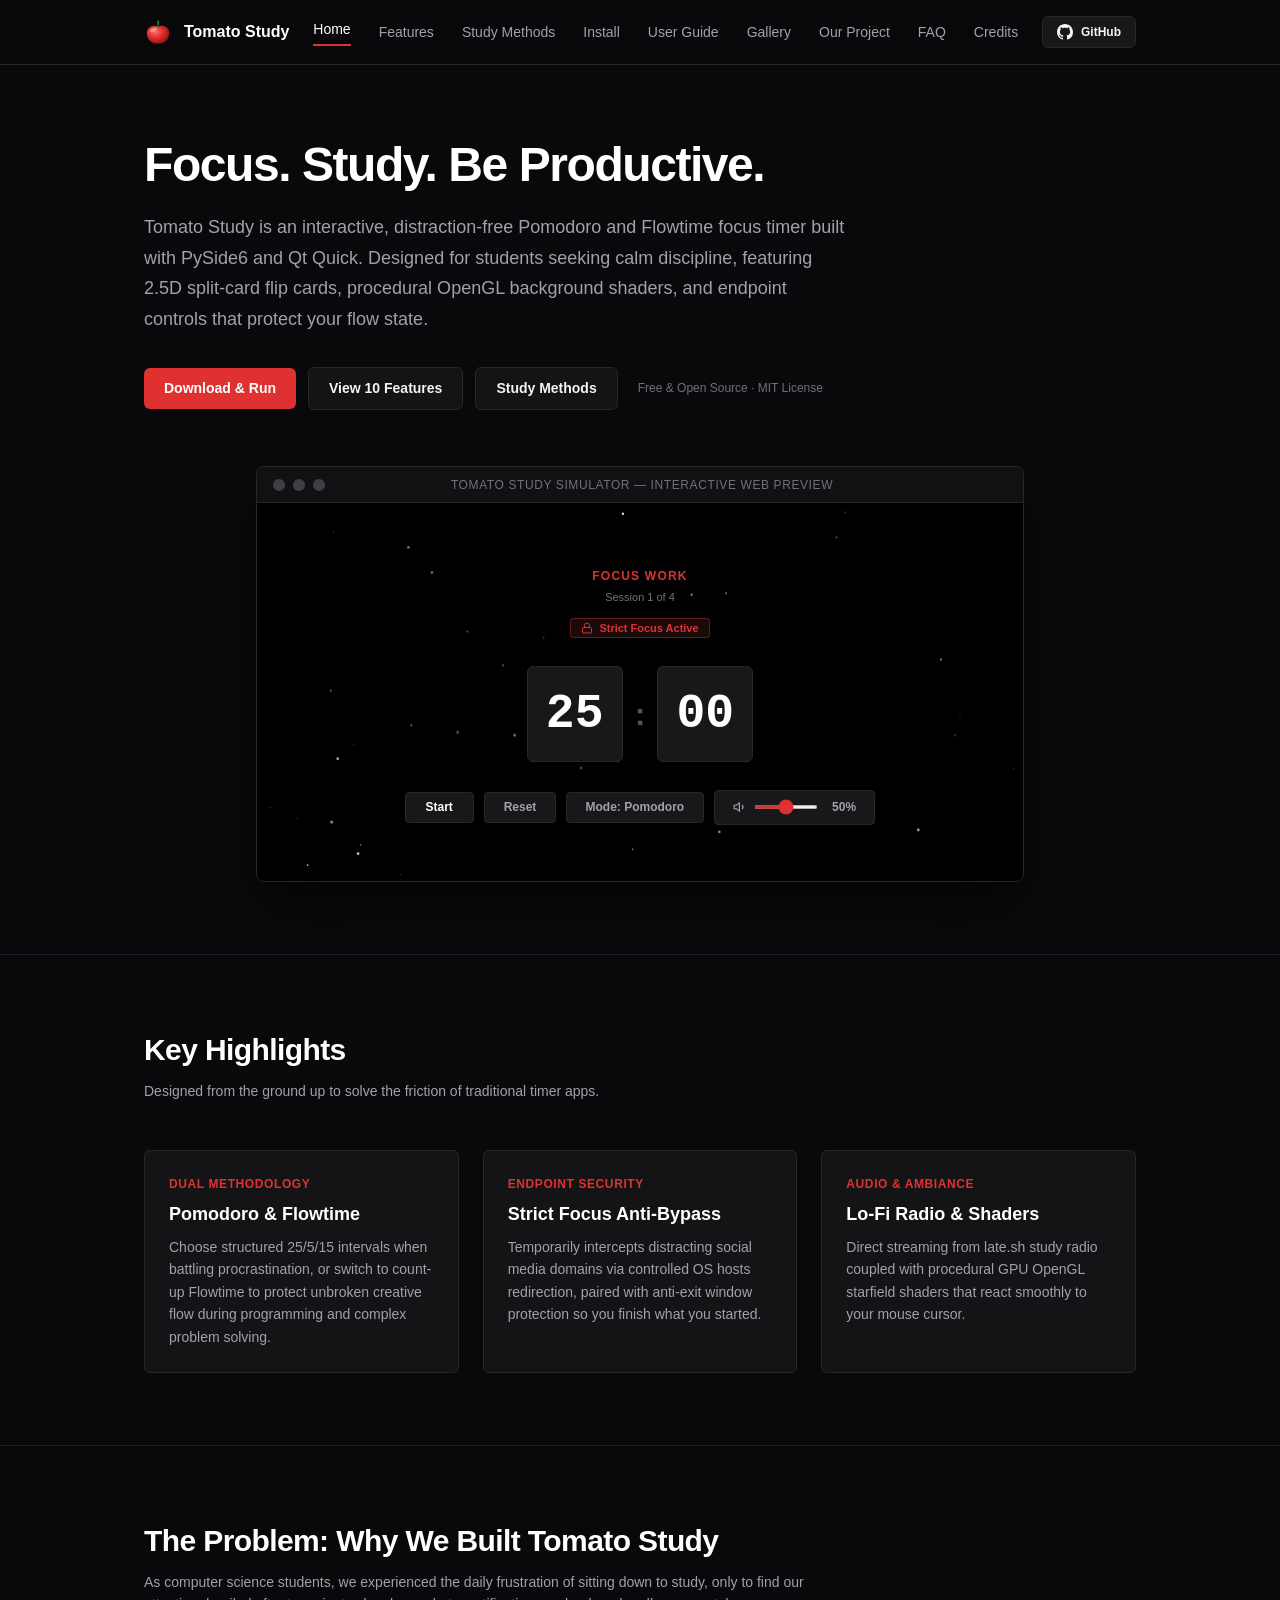
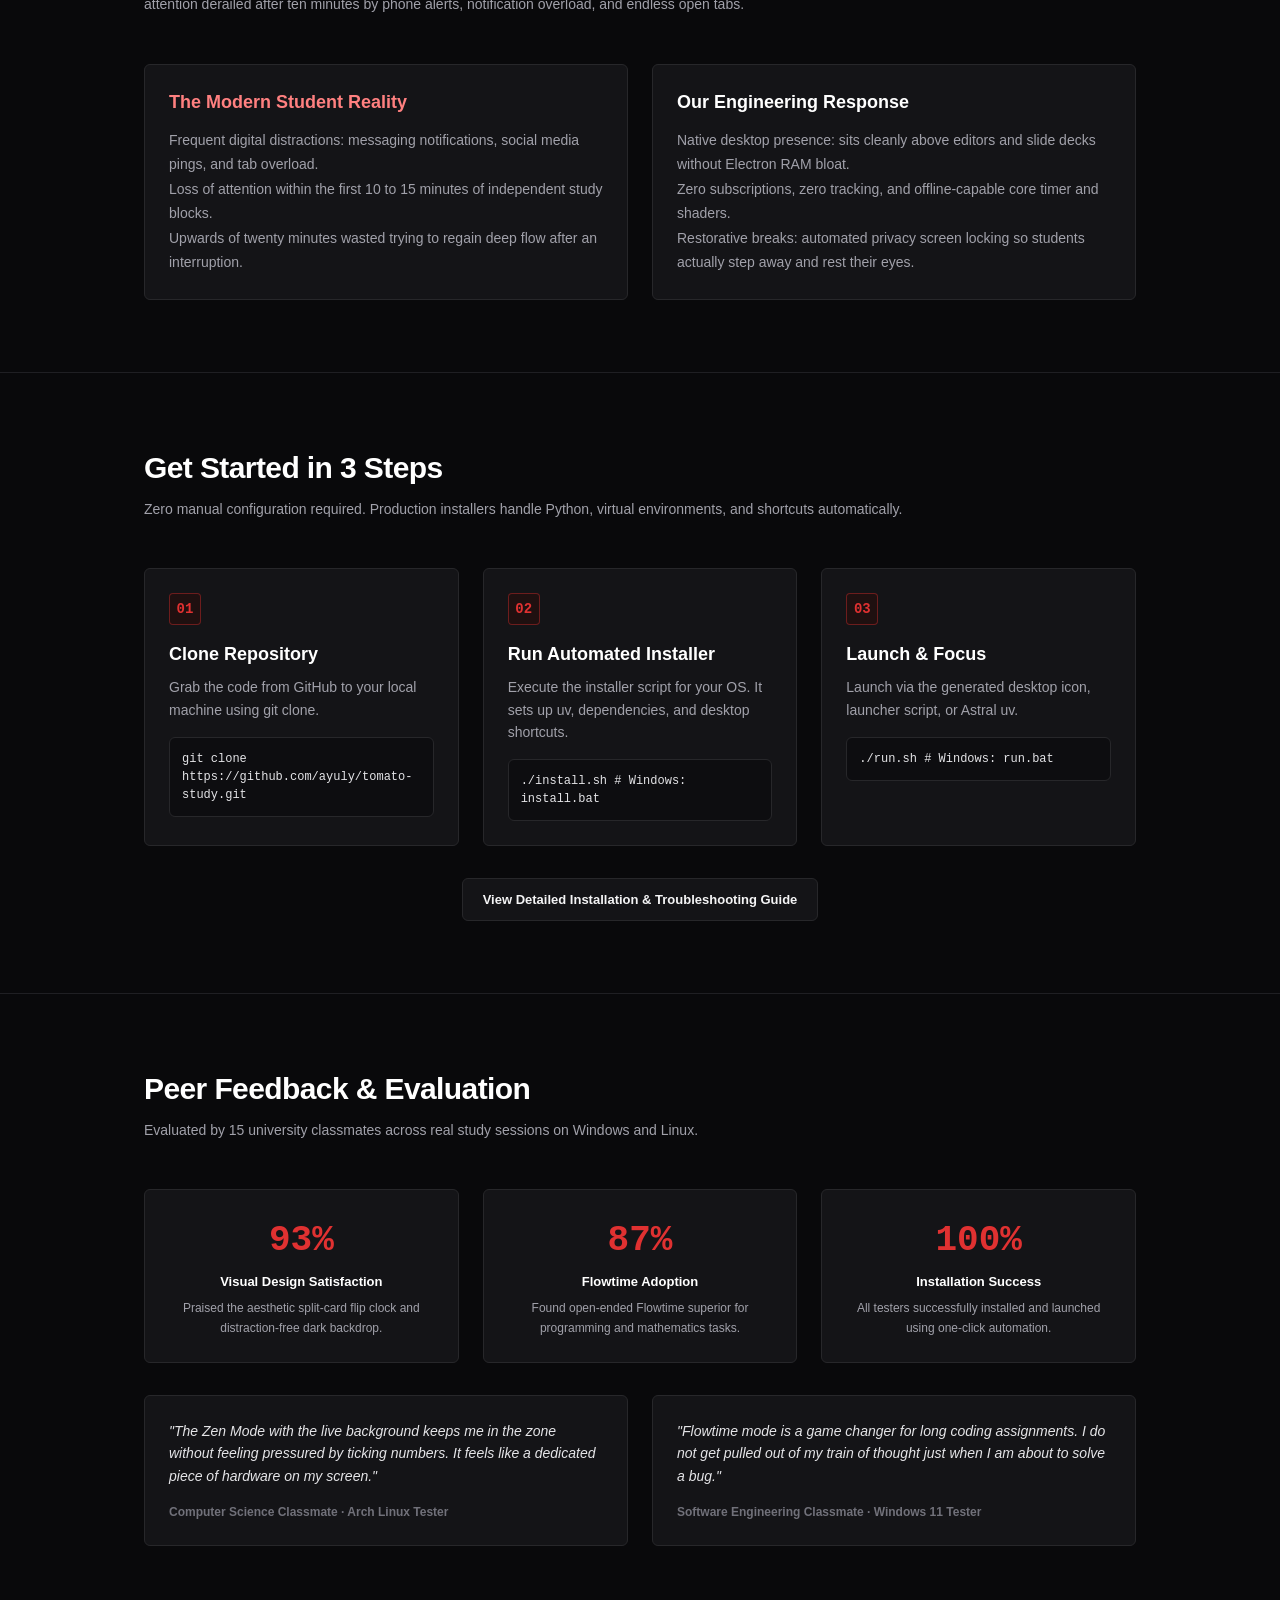
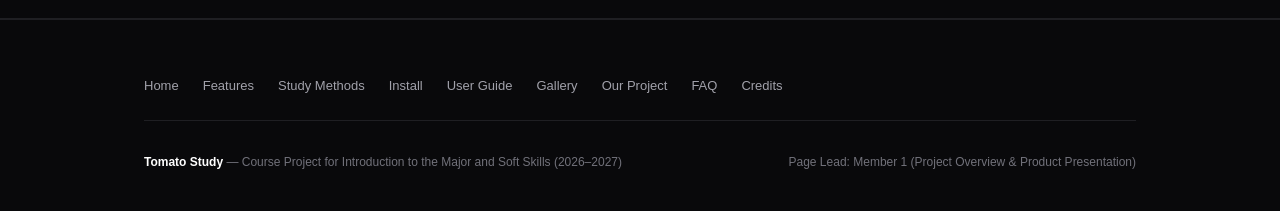
<file: docs/index.html>
<!DOCTYPE html>
<html lang="en">
<head>
  <meta charset="UTF-8">
  <meta name="viewport" content="width=device-width, initial-scale=1.0">
  <title>Tomato Study — Home | Modern Focus & Study Timer</title>
  <meta name="description" content="Official website for Tomato Study: modern Pomodoro and Flowtime focus timer with interactive flip clock, system-level Strict Focus anti-bypass, and procedural OpenGL shaders.">
  <link rel="stylesheet" href="style.css">
</head>
<body>

  <!-- Global Header & Multi-Page Navigation -->
  <header class="site-header">
    <div class="site-container header-row">
      <a href="index.html" class="brand-link">
        <svg xmlns="http://www.w3.org/2000/svg" viewBox="0 0 100 100" width="28" height="28" style="width:28px;height:28px;flex-shrink:0" aria-hidden="true">
          <defs>
            <radialGradient id="headerTomatoGrad" cx="38%" cy="35%" r="65%">
              <stop offset="0%" stop-color="#ff6b6b"/>
              <stop offset="50%" stop-color="#e03131"/>
              <stop offset="100%" stop-color="#991414"/>
            </radialGradient>
          </defs>
          <path d="M50,92 C22,92 10,74 10,54 C10,36 24,28 38,28 C44,28 48,31 50,33 C52,31 56,28 62,28 C76,28 90,36 90,54 C90,74 78,92 50,92 Z" fill="url(#headerTomatoGrad)"/>
          <ellipse cx="34" cy="42" rx="14" ry="7" transform="rotate(-25 34 42)" fill="#ffffff" opacity="0.35"/>
          <path d="M49,30 C49,18 45,10 52,7 C53,7 54,12 52,28 Z" fill="#2f9e44"/>
          <circle cx="50" cy="30" r="3.5" fill="#237032"/>
        </svg>
        <span>Tomato Study</span>
      </a>

      <nav class="nav-links" aria-label="Primary Navigation">
        <a href="index.html" class="active">Home</a>
        <a href="features.html">Features</a>
        <a href="methods.html">Study Methods</a>
        <a href="install.html">Install</a>
        <a href="guide.html">User Guide</a>
        <a href="gallery.html">Gallery</a>
        <a href="about.html">Our Project</a>
        <a href="faq.html">FAQ</a>
        <a href="credits.html">Credits</a>
      </nav>

      <div>
        <a href="https://github.com/ayuly/tomato-study" target="_blank" rel="noopener noreferrer" class="btn-github">
          <svg width="16" height="16" style="width:16px;height:16px;flex-shrink:0" viewBox="0 0 24 24" fill="currentColor" aria-hidden="true"><path d="M12 0C5.37 0 0 5.37 0 12c0 5.31 3.435 9.795 8.205 11.385.6.105.825-.255.825-.57 0-.285-.015-1.23-.015-2.235-3.015.555-3.795-.735-4.035-1.41-.135-.345-.72-1.41-1.23-1.695-.42-.225-1.02-.78-.015-.795.945-.015 1.62.87 1.845 1.23 1.08 1.815 2.805 1.305 3.495.99.105-.78.42-1.305.765-1.605-2.67-.3-5.46-1.335-5.46-5.925 0-1.305.465-2.385 1.23-3.225-.12-.3-.54-1.53.12-3.18 0 0 1.005-.315 3.3 1.23.96-.27 1.98-.405 3-.405s2.04.135 3 .405c2.295-1.56 3.3-1.23 3.3-1.23.66 1.65.24 2.88.12 3.18.765.84 1.23 1.905 1.23 3.225 0 4.605-2.805 5.625-5.475 5.925.435.375.81 1.095.81 2.22 0 1.605-.015 2.895-.015 3.3 0 .315.225.69.825.57A12.02 12.02 0 0024 12c0-6.63-5.37-12-12-12z"/></svg>
          <span>GitHub</span>
        </a>
      </div>
    </div>
  </header>

  <!-- Hero Section with Interactive Flip Clock Simulator -->
  <section id="hero" class="section">
    <div class="site-container">
      <div style="max-width:44rem">
        <h1 class="hero-title">Focus. Study. Be Productive.</h1>
        <p class="hero-subtitle">
          Tomato Study is an interactive, distraction-free Pomodoro and Flowtime focus timer built with PySide6 and Qt Quick. Designed for students seeking calm discipline, featuring 2.5D split-card flip cards, procedural OpenGL background shaders, and endpoint controls that protect your flow state.
        </p>

        <div class="hero-actions">
          <a href="install.html" class="btn-primary">Download & Run</a>
          <a href="features.html" class="btn-secondary">View 10 Features</a>
          <a href="methods.html" class="btn-secondary">Study Methods</a>
          <span style="font-size:0.75rem;color:var(--text-muted);margin-left:0.5rem">Free & Open Source · MIT License</span>
        </div>
      </div>

      <!-- Live Interactive Desktop App Mockup -->
      <div class="mockup-window">
        <div class="mockup-header">
          <div class="traffic-dots">
            <span class="traffic-dot"></span>
            <span class="traffic-dot"></span>
            <span class="traffic-dot"></span>
          </div>
          <span class="mockup-title">Tomato Study Simulator — Interactive Web Preview</span>
          <div style="width:3rem"></div>
        </div>

        <div class="mockup-body">
          <canvas id="mockup-canvas"></canvas>

          <div class="mockup-content" id="mockup-interior">
            <div id="mockup-state-label" style="font-size:0.75rem;font-weight:700;letter-spacing:0.1em;text-transform:uppercase;color:var(--accent)">
              Focus Work
            </div>
            <div id="mockup-cycle-label" class="mockup-subtext" style="font-size:0.6875rem;font-weight:500;color:var(--text-muted);margin-top:0.25rem">
              Session 1 of 4
            </div>

            <button type="button" class="mockup-badge" id="mockup-strict-badge" title="Click to toggle Strict Focus">
              <svg width="12" height="12" style="width:12px;height:12px;flex-shrink:0" viewBox="0 0 24 24" fill="none" stroke="currentColor" stroke-width="2" stroke-linecap="round" stroke-linejoin="round" aria-hidden="true"><rect x="3" y="11" width="18" height="11" rx="2" ry="2"/><path d="M7 11V7a5 5 0 0 1 10 0v4"/></svg>
              <span>Strict Focus Active</span>
            </button>

            <div class="clock-digits">
              <div class="digit-box"><span id="clock-min">25</span></div>
              <div class="digit-separator">:</div>
              <div class="digit-box"><span id="clock-sec">00</span></div>
            </div>

            <div class="mockup-controls">
              <button type="button" class="mockup-btn" id="btn-play">Start</button>
              <button type="button" class="mockup-btn-muted" id="btn-reset">Reset</button>
              <button type="button" class="mockup-btn-muted" id="btn-mode">Mode: Pomodoro</button>

              <div class="mockup-btn-muted" style="display:flex;align-items:center;gap:0.4rem">
                <button type="button" id="mockup-vol-icon" style="background:transparent;border:none;color:inherit;cursor:pointer;display:flex;align-items:center;padding:0" aria-label="Toggle Mute">
                  <svg width="14" height="14" style="width:14px;height:14px;flex-shrink:0" fill="none" stroke="currentColor" viewBox="0 0 24 24" stroke-width="2"><polygon points="11 5 6 9 2 9 2 15 6 15 11 19 11 5"/><path d="M15.54 8.46a5 5 0 0 1 0 7.07"/></svg>
                </button>
                <input type="range" id="mockup-vol-slider" min="0" max="100" value="50" class="mockup-slider" aria-label="Audio Stream Volume">
                <span id="mockup-vol-val" style="min-width:2rem;text-align:right">50%</span>
              </div>
            </div>
          </div>
        </div>
      </div>
    </div>
  </section>

  <!-- Product Highlights Section -->
  <section class="section">
    <div class="site-container">
      <div style="margin-bottom:3rem">
        <h2 class="section-title">Key Highlights</h2>
        <p class="section-desc">Designed from the ground up to solve the friction of traditional timer apps.</p>
      </div>

      <div class="grid-3">
        <div class="card">
          <div class="card-tag">Dual Methodology</div>
          <h3 class="card-title">Pomodoro & Flowtime</h3>
          <p class="card-text">
            Choose structured 25/5/15 intervals when battling procrastination, or switch to count-up Flowtime to protect unbroken creative flow during programming and complex problem solving.
          </p>
        </div>

        <div class="card">
          <div class="card-tag">Endpoint Security</div>
          <h3 class="card-title">Strict Focus Anti-Bypass</h3>
          <p class="card-text">
            Temporarily intercepts distracting social media domains via controlled OS hosts redirection, paired with anti-exit window protection so you finish what you started.
          </p>
        </div>

        <div class="card">
          <div class="card-tag">Audio & Ambiance</div>
          <h3 class="card-title">Lo-Fi Radio & Shaders</h3>
          <p class="card-text">
            Direct streaming from late.sh study radio coupled with procedural GPU OpenGL starfield shaders that react smoothly to your mouse cursor.
          </p>
        </div>
      </div>
    </div>
  </section>

  <!-- Why We Built This (Motivation) -->
  <section class="section">
    <div class="site-container">
      <div style="max-width:44rem;margin-bottom:3rem">
        <h2 class="section-title">The Problem: Why We Built Tomato Study</h2>
        <p class="section-desc">
          As computer science students, we experienced the daily frustration of sitting down to study, only to find our attention derailed after ten minutes by phone alerts, notification overload, and endless open tabs.
        </p>
      </div>

      <div class="grid-2">
        <div class="card">
          <h3 class="card-title" style="color:#ff8080">The Modern Student Reality</h3>
          <ul style="list-style:none;margin-top:0.75rem;font-size:0.875rem;color:var(--text-secondary);line-height:1.75">
            <li>Frequent digital distractions: messaging notifications, social media pings, and tab overload.</li>
            <li>Loss of attention within the first 10 to 15 minutes of independent study blocks.</li>
            <li>Upwards of twenty minutes wasted trying to regain deep flow after an interruption.</li>
          </ul>
        </div>

        <div class="card">
          <h3 class="card-title" style="color:#ffffff">Our Engineering Response</h3>
          <ul style="list-style:none;margin-top:0.75rem;font-size:0.875rem;color:var(--text-secondary);line-height:1.75">
            <li>Native desktop presence: sits cleanly above editors and slide decks without Electron RAM bloat.</li>
            <li>Zero subscriptions, zero tracking, and offline-capable core timer and shaders.</li>
            <li>Restorative breaks: automated privacy screen locking so students actually step away and rest their eyes.</li>
          </ul>
        </div>
      </div>
    </div>
  </section>

  <!-- 3-Step Execution Guide -->
  <section class="section">
    <div class="site-container">
      <div style="margin-bottom:3rem">
        <h2 class="section-title">Get Started in 3 Steps</h2>
        <p class="section-desc">Zero manual configuration required. Production installers handle Python, virtual environments, and shortcuts automatically.</p>
      </div>

      <div class="grid-3">
        <div class="step-card">
          <div class="step-num">01</div>
          <h3 class="card-title">Clone Repository</h3>
          <p class="card-text">
            Grab the code from GitHub to your local machine using git clone.
          </p>
          <div class="code-box" style="margin-top:1rem;font-size:0.75rem;padding:0.75rem">
            <code>git clone https://github.com/ayuly/tomato-study.git</code>
          </div>
        </div>

        <div class="step-card">
          <div class="step-num">02</div>
          <h3 class="card-title">Run Automated Installer</h3>
          <p class="card-text">
            Execute the installer script for your OS. It sets up uv, dependencies, and desktop shortcuts.
          </p>
          <div class="code-box" style="margin-top:1rem;font-size:0.75rem;padding:0.75rem">
            <code>./install.sh  # Windows: install.bat</code>
          </div>
        </div>

        <div class="step-card">
          <div class="step-num">03</div>
          <h3 class="card-title">Launch & Focus</h3>
          <p class="card-text">
            Launch via the generated desktop icon, launcher script, or Astral uv.
          </p>
          <div class="code-box" style="margin-top:1rem;font-size:0.75rem;padding:0.75rem">
            <code>./run.sh      # Windows: run.bat</code>
          </div>
        </div>
      </div>

      <div style="margin-top:2rem;text-align:center">
        <a href="install.html" class="btn-secondary" style="font-size:0.8125rem">View Detailed Installation & Troubleshooting Guide</a>
      </div>
    </div>
  </section>

  <!-- Classmate Feedback & Testing Results -->
  <section class="section">
    <div class="site-container">
      <div style="margin-bottom:3rem">
        <h2 class="section-title">Peer Feedback & Evaluation</h2>
        <p class="section-desc">Evaluated by 15 university classmates across real study sessions on Windows and Linux.</p>
      </div>

      <!-- Quantitative Metric Cards -->
      <div class="grid-3" style="margin-bottom:2rem">
        <div class="card" style="text-align:center">
          <div style="font-family:'JetBrains Mono',monospace;font-size:2.25rem;font-weight:700;color:var(--accent)">93%</div>
          <div style="font-size:0.8125rem;font-weight:600;color:#ffffff;margin-top:0.25rem">Visual Design Satisfaction</div>
          <p class="card-text" style="font-size:0.75rem;margin-top:0.5rem">Praised the aesthetic split-card flip clock and distraction-free dark backdrop.</p>
        </div>

        <div class="card" style="text-align:center">
          <div style="font-family:'JetBrains Mono',monospace;font-size:2.25rem;font-weight:700;color:var(--accent)">87%</div>
          <div style="font-size:0.8125rem;font-weight:600;color:#ffffff;margin-top:0.25rem">Flowtime Adoption</div>
          <p class="card-text" style="font-size:0.75rem;margin-top:0.5rem">Found open-ended Flowtime superior for programming and mathematics tasks.</p>
        </div>

        <div class="card" style="text-align:center">
          <div style="font-family:'JetBrains Mono',monospace;font-size:2.25rem;font-weight:700;color:var(--accent)">100%</div>
          <div style="font-size:0.8125rem;font-weight:600;color:#ffffff;margin-top:0.25rem">Installation Success</div>
          <p class="card-text" style="font-size:0.75rem;margin-top:0.5rem">All testers successfully installed and launched using one-click automation.</p>
        </div>
      </div>

      <!-- Qualitative Quotes -->
      <div class="grid-2">
        <div class="testimonial-card">
          <p class="quote-text">
            "The Zen Mode with the live background keeps me in the zone without feeling pressured by ticking numbers. It feels like a dedicated piece of hardware on my screen."
          </p>
          <div class="quote-author">Computer Science Classmate · Arch Linux Tester</div>
        </div>

        <div class="testimonial-card">
          <p class="quote-text">
            "Flowtime mode is a game changer for long coding assignments. I do not get pulled out of my train of thought just when I am about to solve a bug."
          </p>
          <div class="quote-author">Software Engineering Classmate · Windows 11 Tester</div>
        </div>
      </div>
    </div>
  </section>

  <!-- Global Footer with Navigation Links -->
  <footer class="site-footer">
    <div class="site-container">
      <nav class="footer-nav" aria-label="Footer Navigation">
        <a href="index.html">Home</a>
        <a href="features.html">Features</a>
        <a href="methods.html">Study Methods</a>
        <a href="install.html">Install</a>
        <a href="guide.html">User Guide</a>
        <a href="gallery.html">Gallery</a>
        <a href="about.html">Our Project</a>
        <a href="faq.html">FAQ</a>
        <a href="credits.html">Credits</a>
      </nav>

      <div class="footer-row">
        <div>
          <strong style="color:#ffffff">Tomato Study</strong> — Course Project for Introduction to the Major and Soft Skills (2026–2027)
        </div>
        <div style="color:var(--text-muted)">
          Page Lead: Member 1 (Project Overview & Product Presentation)
        </div>
      </div>
    </div>
  </footer>

  <script src="script.js"></script>
</body>
</html>
</file>
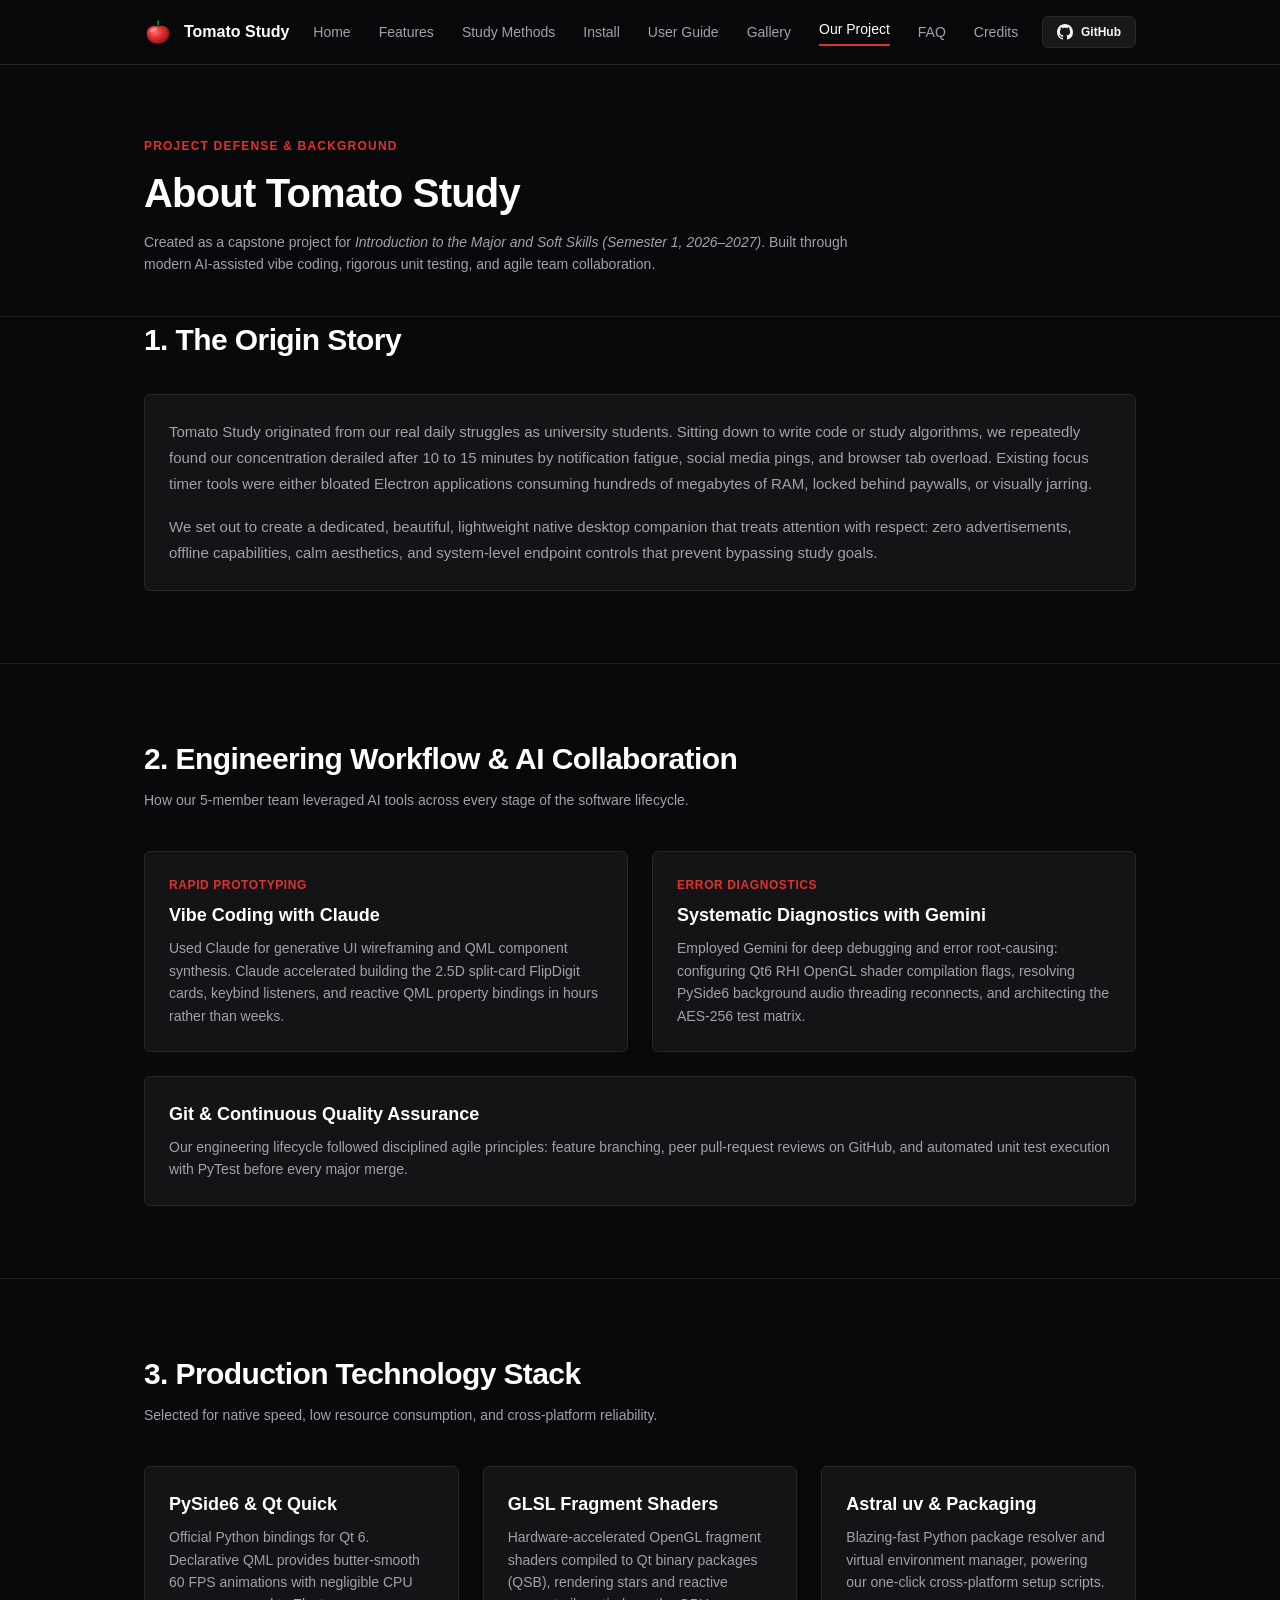
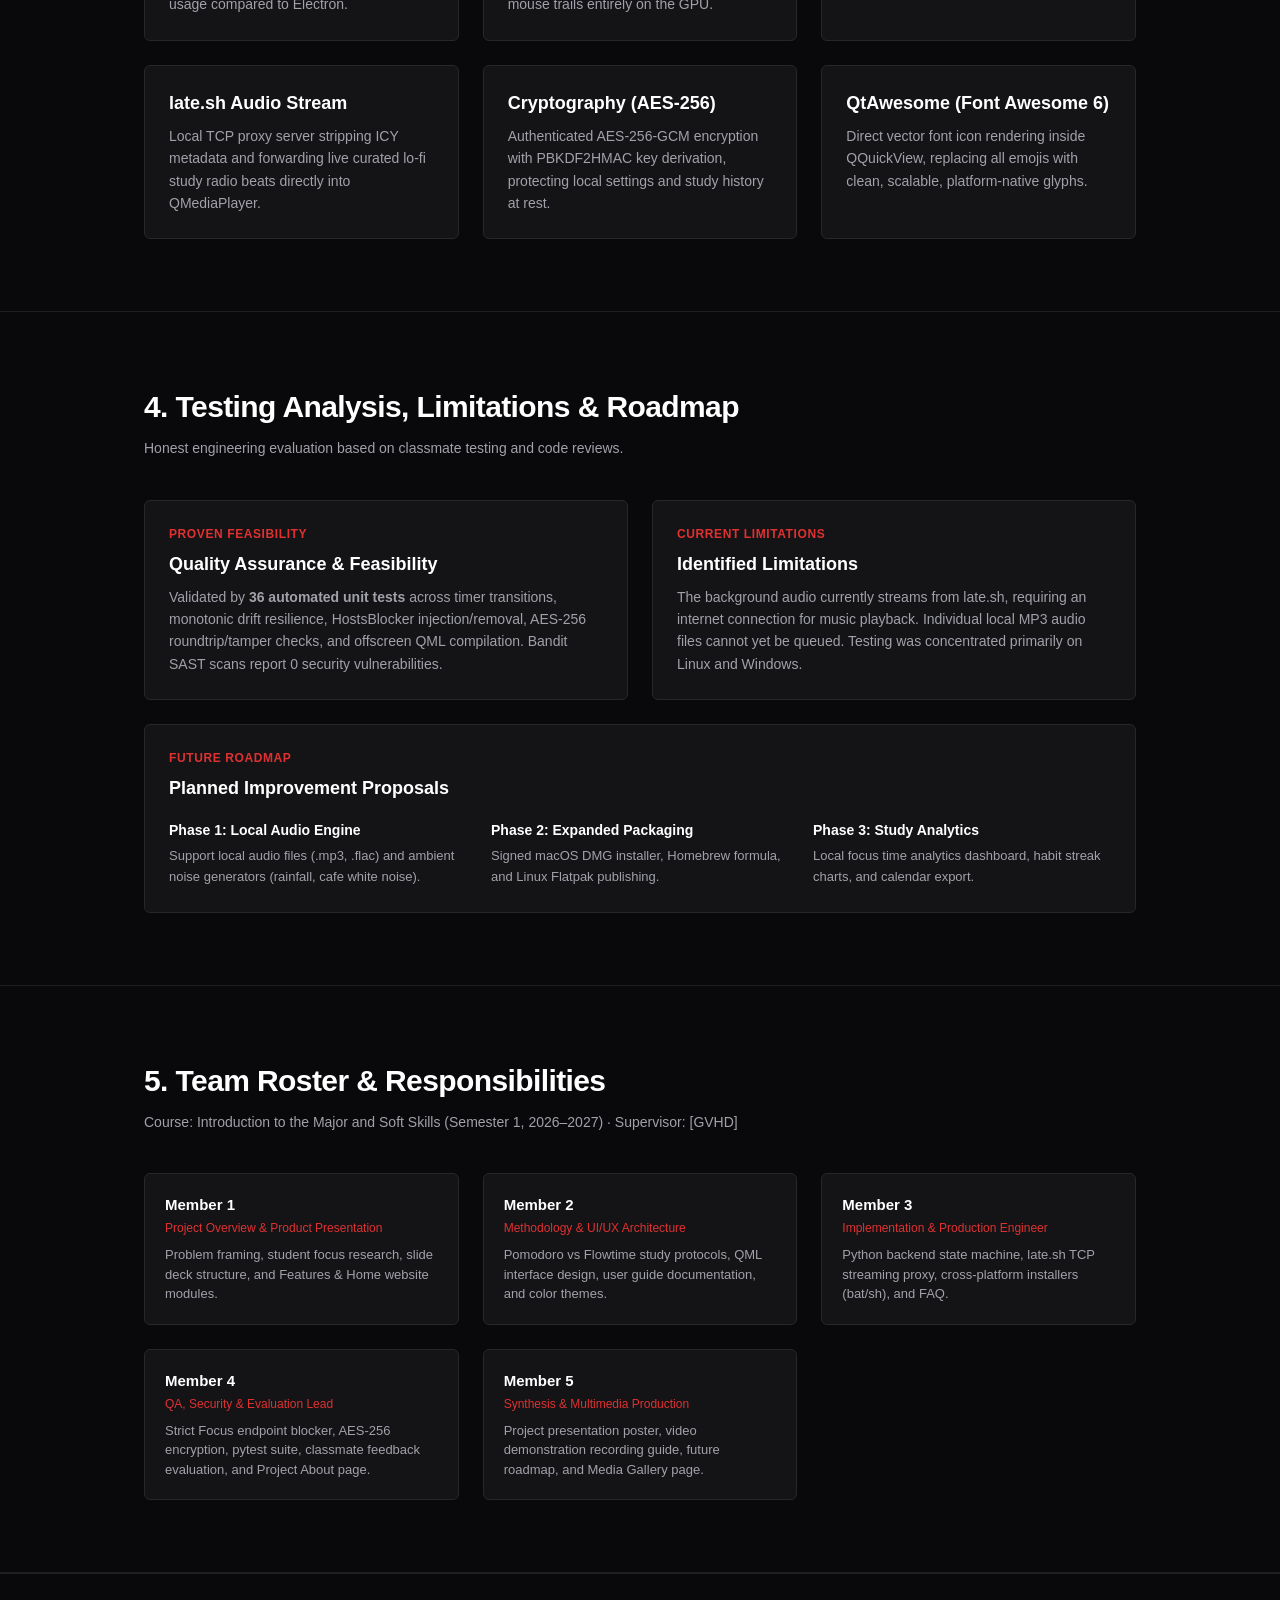
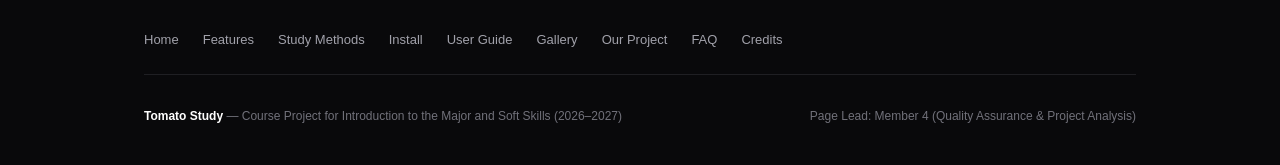
<file: docs/about.html>
<!DOCTYPE html>
<html lang="en">
<head>
  <meta charset="UTF-8">
  <meta name="viewport" content="width=device-width, initial-scale=1.0">
  <title>Tomato Study — Our Project | Story, Team & Engineering Workflow</title>
  <meta name="description" content="The story behind Tomato Study: engineering workflow with Claude and Gemini, technology stack, testing evaluation, team roster, and future roadmap.">
  <link rel="stylesheet" href="style.css">
</head>
<body>

  <!-- Header -->
  <header class="site-header">
    <div class="site-container header-row">
      <a href="index.html" class="brand-link">
        <svg xmlns="http://www.w3.org/2000/svg" viewBox="0 0 100 100" width="28" height="28" style="width:28px;height:28px;flex-shrink:0" aria-hidden="true">
          <defs>
            <radialGradient id="headerTomatoGrad" cx="38%" cy="35%" r="65%">
              <stop offset="0%" stop-color="#ff6b6b"/>
              <stop offset="50%" stop-color="#e03131"/>
              <stop offset="100%" stop-color="#991414"/>
            </radialGradient>
          </defs>
          <path d="M50,92 C22,92 10,74 10,54 C10,36 24,28 38,28 C44,28 48,31 50,33 C52,31 56,28 62,28 C76,28 90,36 90,54 C90,74 78,92 50,92 Z" fill="url(#headerTomatoGrad)"/>
          <ellipse cx="34" cy="42" rx="14" ry="7" transform="rotate(-25 34 42)" fill="#ffffff" opacity="0.35"/>
          <path d="M49,30 C49,18 45,10 52,7 C53,7 54,12 52,28 Z" fill="#2f9e44"/>
          <circle cx="50" cy="30" r="3.5" fill="#237032"/>
        </svg>
        <span>Tomato Study</span>
      </a>

      <nav class="nav-links" aria-label="Primary Navigation">
        <a href="index.html">Home</a>
        <a href="features.html">Features</a>
        <a href="methods.html">Study Methods</a>
        <a href="install.html">Install</a>
        <a href="guide.html">User Guide</a>
        <a href="gallery.html">Gallery</a>
        <a href="about.html" class="active">Our Project</a>
        <a href="faq.html">FAQ</a>
        <a href="credits.html">Credits</a>
      </nav>

      <div>
        <a href="https://github.com/ayuly/tomato-study" target="_blank" rel="noopener noreferrer" class="btn-github">
          <svg width="16" height="16" style="width:16px;height:16px;flex-shrink:0" viewBox="0 0 24 24" fill="currentColor" aria-hidden="true"><path d="M12 0C5.37 0 0 5.37 0 12c0 5.31 3.435 9.795 8.205 11.385.6.105.825-.255.825-.57 0-.285-.015-1.23-.015-2.235-3.015.555-3.795-.735-4.035-1.41-.135-.345-.72-1.41-1.23-1.695-.42-.225-1.02-.78-.015-.795.945-.015 1.62.87 1.845 1.23 1.08 1.815 2.805 1.305 3.495.99.105-.78.42-1.305.765-1.605-2.67-.3-5.46-1.335-5.46-5.925 0-1.305.465-2.385 1.23-3.225-.12-.3-.54-1.53.12-3.18 0 0 1.005-.315 3.3 1.23.96-.27 1.98-.405 3-.405s2.04.135 3 .405c2.295-1.56 3.3-1.23 3.3-1.23.66 1.65.24 2.88.12 3.18.765.84 1.23 1.905 1.23 3.225 0 4.605-2.805 5.625-5.475 5.925.435.375.81 1.095.81 2.22 0 1.605-.015 2.895-.015 3.3 0 .315.225.69.825.57A12.02 12.02 0 0024 12c0-6.63-5.37-12-12-12z"/></svg>
          <span>GitHub</span>
        </a>
      </div>
    </div>
  </header>

  <!-- Page Introduction -->
  <section class="section" style="padding-bottom:2.5rem">
    <div class="site-container">
      <div style="max-width:44rem">
        <div style="font-size:0.75rem;font-weight:700;letter-spacing:0.1em;text-transform:uppercase;color:var(--accent);margin-bottom:0.5rem">Project Defense & Background</div>
        <h1 class="section-title" style="font-size:2.5rem">About Tomato Study</h1>
        <p class="section-desc">
          Created as a capstone project for <em>Introduction to the Major and Soft Skills (Semester 1, 2026–2027)</em>. Built through modern AI-assisted vibe coding, rigorous unit testing, and agile team collaboration.
        </p>
      </div>
    </div>
  </section>

  <!-- Section 1: The Origin Story -->
  <section class="section" style="padding-top:0">
    <div class="site-container">
      <div style="margin-bottom:2rem">
        <h2 class="section-title">1. The Origin Story</h2>
      </div>

      <div class="card">
        <p class="card-text" style="font-size:0.9375rem;line-height:1.75">
          Tomato Study originated from our real daily struggles as university students. Sitting down to write code or study algorithms, we repeatedly found our concentration derailed after 10 to 15 minutes by notification fatigue, social media pings, and browser tab overload. Existing focus timer tools were either bloated Electron applications consuming hundreds of megabytes of RAM, locked behind paywalls, or visually jarring.
        </p>
        <p class="card-text" style="font-size:0.9375rem;line-height:1.75;margin-top:1rem">
          We set out to create a dedicated, beautiful, lightweight native desktop companion that treats attention with respect: zero advertisements, offline capabilities, calm aesthetics, and system-level endpoint controls that prevent bypassing study goals.
        </p>
      </div>
    </div>
  </section>

  <!-- Section 2: Engineering Workflow & AI Collaboration -->
  <section class="section">
    <div class="site-container">
      <div style="margin-bottom:2.5rem">
        <h2 class="section-title">2. Engineering Workflow & AI Collaboration</h2>
        <p class="section-desc">How our 5-member team leveraged AI tools across every stage of the software lifecycle.</p>
      </div>

      <div class="grid-2">
        <div class="card">
          <div class="card-tag">Rapid Prototyping</div>
          <h3 class="card-title">Vibe Coding with Claude</h3>
          <p class="card-text">
            Used Claude for generative UI wireframing and QML component synthesis. Claude accelerated building the 2.5D split-card FlipDigit cards, keybind listeners, and reactive QML property bindings in hours rather than weeks.
          </p>
        </div>

        <div class="card">
          <div class="card-tag">Error Diagnostics</div>
          <h3 class="card-title">Systematic Diagnostics with Gemini</h3>
          <p class="card-text">
            Employed Gemini for deep debugging and error root-causing: configuring Qt6 RHI OpenGL shader compilation flags, resolving PySide6 background audio threading reconnects, and architecting the AES-256 test matrix.
          </p>
        </div>
      </div>

      <div class="card" style="margin-top:1.5rem">
        <h3 class="card-title">Git & Continuous Quality Assurance</h3>
        <p class="card-text">
          Our engineering lifecycle followed disciplined agile principles: feature branching, peer pull-request reviews on GitHub, and automated unit test execution with PyTest before every major merge.
        </p>
      </div>
    </div>
  </section>

  <!-- Section 3: Technology Stack -->
  <section class="section">
    <div class="site-container">
      <div style="margin-bottom:2.5rem">
        <h2 class="section-title">3. Production Technology Stack</h2>
        <p class="section-desc">Selected for native speed, low resource consumption, and cross-platform reliability.</p>
      </div>

      <div class="grid-3">
        <div class="card">
          <h3 class="card-title">PySide6 & Qt Quick</h3>
          <p class="card-text">
            Official Python bindings for Qt 6. Declarative QML provides butter-smooth 60 FPS animations with negligible CPU usage compared to Electron.
          </p>
        </div>

        <div class="card">
          <h3 class="card-title">GLSL Fragment Shaders</h3>
          <p class="card-text">
            Hardware-accelerated OpenGL fragment shaders compiled to Qt binary packages (QSB), rendering stars and reactive mouse trails entirely on the GPU.
          </p>
        </div>

        <div class="card">
          <h3 class="card-title">Astral uv & Packaging</h3>
          <p class="card-text">
            Blazing-fast Python package resolver and virtual environment manager, powering our one-click cross-platform setup scripts.
          </p>
        </div>

        <div class="card">
          <h3 class="card-title">late.sh Audio Stream</h3>
          <p class="card-text">
            Local TCP proxy server stripping ICY metadata and forwarding live curated lo-fi study radio beats directly into QMediaPlayer.
          </p>
        </div>

        <div class="card">
          <h3 class="card-title">Cryptography (AES-256)</h3>
          <p class="card-text">
            Authenticated AES-256-GCM encryption with PBKDF2HMAC key derivation, protecting local settings and study history at rest.
          </p>
        </div>

        <div class="card">
          <h3 class="card-title">QtAwesome (Font Awesome 6)</h3>
          <p class="card-text">
            Direct vector font icon rendering inside QQuickView, replacing all emojis with clean, scalable, platform-native glyphs.
          </p>
        </div>
      </div>
    </div>
  </section>

  <!-- Section 4: Testing & Limitations -->
  <section class="section">
    <div class="site-container">
      <div style="margin-bottom:2.5rem">
        <h2 class="section-title">4. Testing Analysis, Limitations & Roadmap</h2>
        <p class="section-desc">Honest engineering evaluation based on classmate testing and code reviews.</p>
      </div>

      <div class="grid-2">
        <div class="card">
          <div class="card-tag">Proven Feasibility</div>
          <h3 class="card-title">Quality Assurance & Feasibility</h3>
          <p class="card-text">
            Validated by <strong>36 automated unit tests</strong> across timer transitions, monotonic drift resilience, HostsBlocker injection/removal, AES-256 roundtrip/tamper checks, and offscreen QML compilation. Bandit SAST scans report 0 security vulnerabilities.
          </p>
        </div>

        <div class="card">
          <div class="card-tag">Current Limitations</div>
          <h3 class="card-title">Identified Limitations</h3>
          <p class="card-text">
            The background audio currently streams from late.sh, requiring an internet connection for music playback. Individual local MP3 audio files cannot yet be queued. Testing was concentrated primarily on Linux and Windows.
          </p>
        </div>
      </div>

      <!-- Roadmap Proposals -->
      <div class="card" style="margin-top:1.5rem">
        <div class="card-tag">Future Roadmap</div>
        <h3 class="card-title">Planned Improvement Proposals</h3>
        <div class="grid-3" style="margin-top:1rem">
          <div>
            <strong style="color:#ffffff;font-size:0.875rem">Phase 1: Local Audio Engine</strong>
            <p class="card-text" style="font-size:0.8125rem;margin-top:0.25rem">Support local audio files (.mp3, .flac) and ambient noise generators (rainfall, cafe white noise).</p>
          </div>
          <div>
            <strong style="color:#ffffff;font-size:0.875rem">Phase 2: Expanded Packaging</strong>
            <p class="card-text" style="font-size:0.8125rem;margin-top:0.25rem">Signed macOS DMG installer, Homebrew formula, and Linux Flatpak publishing.</p>
          </div>
          <div>
            <strong style="color:#ffffff;font-size:0.875rem">Phase 3: Study Analytics</strong>
            <p class="card-text" style="font-size:0.8125rem;margin-top:0.25rem">Local focus time analytics dashboard, habit streak charts, and calendar export.</p>
          </div>
        </div>
      </div>
    </div>
  </section>

  <!-- Section 5: Team Roster -->
  <section class="section">
    <div class="site-container">
      <div style="margin-bottom:2.5rem">
        <h2 class="section-title">5. Team Roster & Responsibilities</h2>
        <p class="section-desc">Course: Introduction to the Major and Soft Skills (Semester 1, 2026–2027) · Supervisor: [GVHD]</p>
      </div>

      <div class="grid-3">
        <div class="member-card">
          <div class="member-name">Member 1</div>
          <div class="member-role">Project Overview & Product Presentation</div>
          <p class="member-desc">Problem framing, student focus research, slide deck structure, and Features & Home website modules.</p>
        </div>

        <div class="member-card">
          <div class="member-name">Member 2</div>
          <div class="member-role">Methodology & UI/UX Architecture</div>
          <p class="member-desc">Pomodoro vs Flowtime study protocols, QML interface design, user guide documentation, and color themes.</p>
        </div>

        <div class="member-card">
          <div class="member-name">Member 3</div>
          <div class="member-role">Implementation & Production Engineer</div>
          <p class="member-desc">Python backend state machine, late.sh TCP streaming proxy, cross-platform installers (bat/sh), and FAQ.</p>
        </div>

        <div class="member-card">
          <div class="member-name">Member 4</div>
          <div class="member-role">QA, Security & Evaluation Lead</div>
          <p class="member-desc">Strict Focus endpoint blocker, AES-256 encryption, pytest suite, classmate feedback evaluation, and Project About page.</p>
        </div>

        <div class="member-card">
          <div class="member-name">Member 5</div>
          <div class="member-role">Synthesis & Multimedia Production</div>
          <p class="member-desc">Project presentation poster, video demonstration recording guide, future roadmap, and Media Gallery page.</p>
        </div>
      </div>
    </div>
  </section>

  <!-- Footer -->
  <footer class="site-footer">
    <div class="site-container">
      <nav class="footer-nav" aria-label="Footer Navigation">
        <a href="index.html">Home</a>
        <a href="features.html">Features</a>
        <a href="methods.html">Study Methods</a>
        <a href="install.html">Install</a>
        <a href="guide.html">User Guide</a>
        <a href="gallery.html">Gallery</a>
        <a href="about.html">Our Project</a>
        <a href="faq.html">FAQ</a>
        <a href="credits.html">Credits</a>
      </nav>

      <div class="footer-row">
        <div>
          <strong style="color:#ffffff">Tomato Study</strong> — Course Project for Introduction to the Major and Soft Skills (2026–2027)
        </div>
        <div style="color:var(--text-muted)">
          Page Lead: Member 4 (Quality Assurance & Project Analysis)
        </div>
      </div>
    </div>
  </footer>

</body>
</html>
</file>
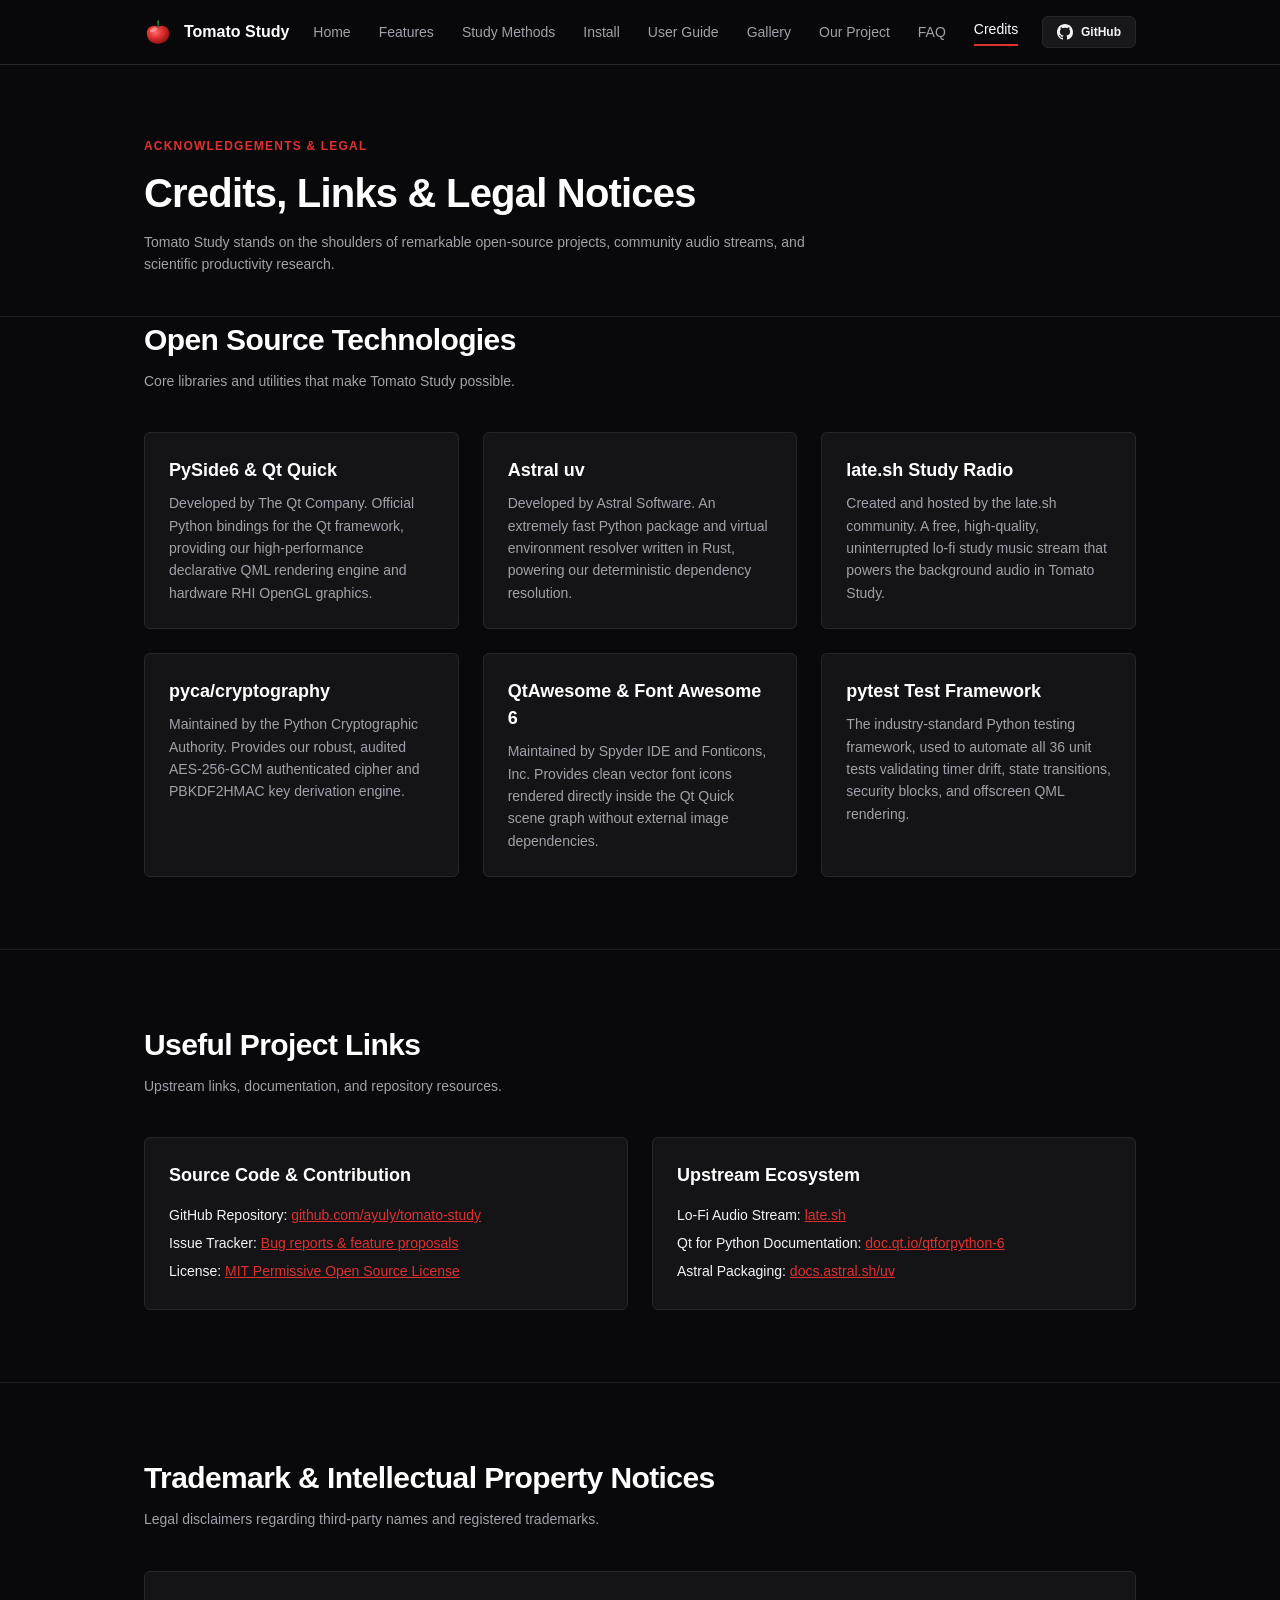
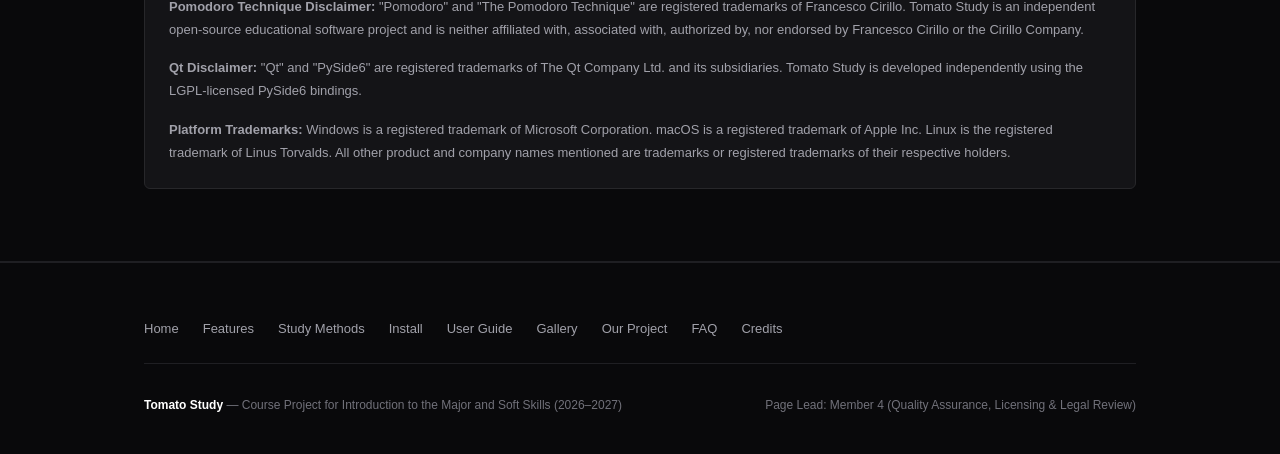
<file: docs/credits.html>
<!DOCTYPE html>
<html lang="en">
<head>
  <meta charset="UTF-8">
  <meta name="viewport" content="width=device-width, initial-scale=1.0">
  <title>Tomato Study — Credits & Links | Open Source Acknowledgements</title>
  <meta name="description" content="Open source credits, technology acknowledgements, documentation links, and trademark notices for the Tomato Study application.">
  <link rel="stylesheet" href="style.css">
</head>
<body>

  <!-- Header -->
  <header class="site-header">
    <div class="site-container header-row">
      <a href="index.html" class="brand-link">
        <svg xmlns="http://www.w3.org/2000/svg" viewBox="0 0 100 100" width="28" height="28" style="width:28px;height:28px;flex-shrink:0" aria-hidden="true">
          <defs>
            <radialGradient id="headerTomatoGrad" cx="38%" cy="35%" r="65%">
              <stop offset="0%" stop-color="#ff6b6b"/>
              <stop offset="50%" stop-color="#e03131"/>
              <stop offset="100%" stop-color="#991414"/>
            </radialGradient>
          </defs>
          <path d="M50,92 C22,92 10,74 10,54 C10,36 24,28 38,28 C44,28 48,31 50,33 C52,31 56,28 62,28 C76,28 90,36 90,54 C90,74 78,92 50,92 Z" fill="url(#headerTomatoGrad)"/>
          <ellipse cx="34" cy="42" rx="14" ry="7" transform="rotate(-25 34 42)" fill="#ffffff" opacity="0.35"/>
          <path d="M49,30 C49,18 45,10 52,7 C53,7 54,12 52,28 Z" fill="#2f9e44"/>
          <circle cx="50" cy="30" r="3.5" fill="#237032"/>
        </svg>
        <span>Tomato Study</span>
      </a>

      <nav class="nav-links" aria-label="Primary Navigation">
        <a href="index.html">Home</a>
        <a href="features.html">Features</a>
        <a href="methods.html">Study Methods</a>
        <a href="install.html">Install</a>
        <a href="guide.html">User Guide</a>
        <a href="gallery.html">Gallery</a>
        <a href="about.html">Our Project</a>
        <a href="faq.html">FAQ</a>
        <a href="credits.html" class="active">Credits</a>
      </nav>

      <div>
        <a href="https://github.com/ayuly/tomato-study" target="_blank" rel="noopener noreferrer" class="btn-github">
          <svg width="16" height="16" style="width:16px;height:16px;flex-shrink:0" viewBox="0 0 24 24" fill="currentColor" aria-hidden="true"><path d="M12 0C5.37 0 0 5.37 0 12c0 5.31 3.435 9.795 8.205 11.385.6.105.825-.255.825-.57 0-.285-.015-1.23-.015-2.235-3.015.555-3.795-.735-4.035-1.41-.135-.345-.72-1.41-1.23-1.695-.42-.225-1.02-.78-.015-.795.945-.015 1.62.87 1.845 1.23 1.08 1.815 2.805 1.305 3.495.99.105-.78.42-1.305.765-1.605-2.67-.3-5.46-1.335-5.46-5.925 0-1.305.465-2.385 1.23-3.225-.12-.3-.54-1.53.12-3.18 0 0 1.005-.315 3.3 1.23.96-.27 1.98-.405 3-.405s2.04.135 3 .405c2.295-1.56 3.3-1.23 3.3-1.23.66 1.65.24 2.88.12 3.18.765.84 1.23 1.905 1.23 3.225 0 4.605-2.805 5.625-5.475 5.925.435.375.81 1.095.81 2.22 0 1.605-.015 2.895-.015 3.3 0 .315.225.69.825.57A12.02 12.02 0 0024 12c0-6.63-5.37-12-12-12z"/></svg>
          <span>GitHub</span>
        </a>
      </div>
    </div>
  </header>

  <!-- Page Introduction -->
  <section class="section" style="padding-bottom:2.5rem">
    <div class="site-container">
      <div style="max-width:44rem">
        <div style="font-size:0.75rem;font-weight:700;letter-spacing:0.1em;text-transform:uppercase;color:var(--accent);margin-bottom:0.5rem">Acknowledgements & Legal</div>
        <h1 class="section-title" style="font-size:2.5rem">Credits, Links & Legal Notices</h1>
        <p class="section-desc">
          Tomato Study stands on the shoulders of remarkable open-source projects, community audio streams, and scientific productivity research.
        </p>
      </div>
    </div>
  </section>

  <!-- Open Source Acknowledgements Grid -->
  <section class="section" style="padding-top:0">
    <div class="site-container">
      <div style="margin-bottom:2.5rem">
        <h2 class="section-title">Open Source Technologies</h2>
        <p class="section-desc">Core libraries and utilities that make Tomato Study possible.</p>
      </div>

      <div class="grid-3">
        <div class="card">
          <h3 class="card-title">PySide6 & Qt Quick</h3>
          <p class="card-text">
            Developed by The Qt Company. Official Python bindings for the Qt framework, providing our high-performance declarative QML rendering engine and hardware RHI OpenGL graphics.
          </p>
        </div>

        <div class="card">
          <h3 class="card-title">Astral uv</h3>
          <p class="card-text">
            Developed by Astral Software. An extremely fast Python package and virtual environment resolver written in Rust, powering our deterministic dependency resolution.
          </p>
        </div>

        <div class="card">
          <h3 class="card-title">late.sh Study Radio</h3>
          <p class="card-text">
            Created and hosted by the late.sh community. A free, high-quality, uninterrupted lo-fi study music stream that powers the background audio in Tomato Study.
          </p>
        </div>

        <div class="card">
          <h3 class="card-title">pyca/cryptography</h3>
          <p class="card-text">
            Maintained by the Python Cryptographic Authority. Provides our robust, audited AES-256-GCM authenticated cipher and PBKDF2HMAC key derivation engine.
          </p>
        </div>

        <div class="card">
          <h3 class="card-title">QtAwesome & Font Awesome 6</h3>
          <p class="card-text">
            Maintained by Spyder IDE and Fonticons, Inc. Provides clean vector font icons rendered directly inside the Qt Quick scene graph without external image dependencies.
          </p>
        </div>

        <div class="card">
          <h3 class="card-title">pytest Test Framework</h3>
          <p class="card-text">
            The industry-standard Python testing framework, used to automate all 36 unit tests validating timer drift, state transitions, security blocks, and offscreen QML rendering.
          </p>
        </div>
      </div>
    </div>
  </section>

  <!-- Official Project Links -->
  <section class="section">
    <div class="site-container">
      <div style="margin-bottom:2.5rem">
        <h2 class="section-title">Useful Project Links</h2>
        <p class="section-desc">Upstream links, documentation, and repository resources.</p>
      </div>

      <div class="grid-2">
        <div class="card">
          <h3 class="card-title">Source Code & Contribution</h3>
          <ul style="list-style:none;font-size:0.875rem;line-height:2;margin-top:0.75rem">
            <li>GitHub Repository: <a href="https://github.com/ayuly/tomato-study" target="_blank" rel="noopener noreferrer" style="color:var(--accent);text-decoration:underline">github.com/ayuly/tomato-study</a></li>
            <li>Issue Tracker: <a href="https://github.com/ayuly/tomato-study/issues" target="_blank" rel="noopener noreferrer" style="color:var(--accent);text-decoration:underline">Bug reports & feature proposals</a></li>
            <li>License: <a href="https://github.com/ayuly/tomato-study/blob/main/LICENSE" target="_blank" rel="noopener noreferrer" style="color:var(--accent);text-decoration:underline">MIT Permissive Open Source License</a></li>
          </ul>
        </div>

        <div class="card">
          <h3 class="card-title">Upstream Ecosystem</h3>
          <ul style="list-style:none;font-size:0.875rem;line-height:2;margin-top:0.75rem">
            <li>Lo-Fi Audio Stream: <a href="https://late.sh" target="_blank" rel="noopener noreferrer" style="color:var(--accent);text-decoration:underline">late.sh</a></li>
            <li>Qt for Python Documentation: <a href="https://doc.qt.io/qtforpython-6/" target="_blank" rel="noopener noreferrer" style="color:var(--accent);text-decoration:underline">doc.qt.io/qtforpython-6</a></li>
            <li>Astral Packaging: <a href="https://docs.astral.sh/uv/" target="_blank" rel="noopener noreferrer" style="color:var(--accent);text-decoration:underline">docs.astral.sh/uv</a></li>
          </ul>
        </div>
      </div>
    </div>
  </section>

  <!-- Trademark & Legal Notices -->
  <section class="section">
    <div class="site-container">
      <div style="margin-bottom:2.5rem">
        <h2 class="section-title">Trademark & Intellectual Property Notices</h2>
        <p class="section-desc">Legal disclaimers regarding third-party names and registered trademarks.</p>
      </div>

      <div class="card" style="font-size:0.8125rem;color:var(--text-secondary);line-height:1.75">
        <p style="margin-bottom:1rem">
          <strong>Pomodoro Technique Disclaimer:</strong> "Pomodoro" and "The Pomodoro Technique" are registered trademarks of Francesco Cirillo. Tomato Study is an independent open-source educational software project and is neither affiliated with, associated with, authorized by, nor endorsed by Francesco Cirillo or the Cirillo Company.
        </p>
        <p style="margin-bottom:1rem">
          <strong>Qt Disclaimer:</strong> "Qt" and "PySide6" are registered trademarks of The Qt Company Ltd. and its subsidiaries. Tomato Study is developed independently using the LGPL-licensed PySide6 bindings.
        </p>
        <p>
          <strong>Platform Trademarks:</strong> Windows is a registered trademark of Microsoft Corporation. macOS is a registered trademark of Apple Inc. Linux is the registered trademark of Linus Torvalds. All other product and company names mentioned are trademarks or registered trademarks of their respective holders.
        </p>
      </div>
    </div>
  </section>

  <!-- Footer -->
  <footer class="site-footer">
    <div class="site-container">
      <nav class="footer-nav" aria-label="Footer Navigation">
        <a href="index.html">Home</a>
        <a href="features.html">Features</a>
        <a href="methods.html">Study Methods</a>
        <a href="install.html">Install</a>
        <a href="guide.html">User Guide</a>
        <a href="gallery.html">Gallery</a>
        <a href="about.html">Our Project</a>
        <a href="faq.html">FAQ</a>
        <a href="credits.html">Credits</a>
      </nav>

      <div class="footer-row">
        <div>
          <strong style="color:#ffffff">Tomato Study</strong> — Course Project for Introduction to the Major and Soft Skills (2026–2027)
        </div>
        <div style="color:var(--text-muted)">
          Page Lead: Member 4 (Quality Assurance, Licensing & Legal Review)
        </div>
      </div>
    </div>
  </footer>

</body>
</html>
</file>
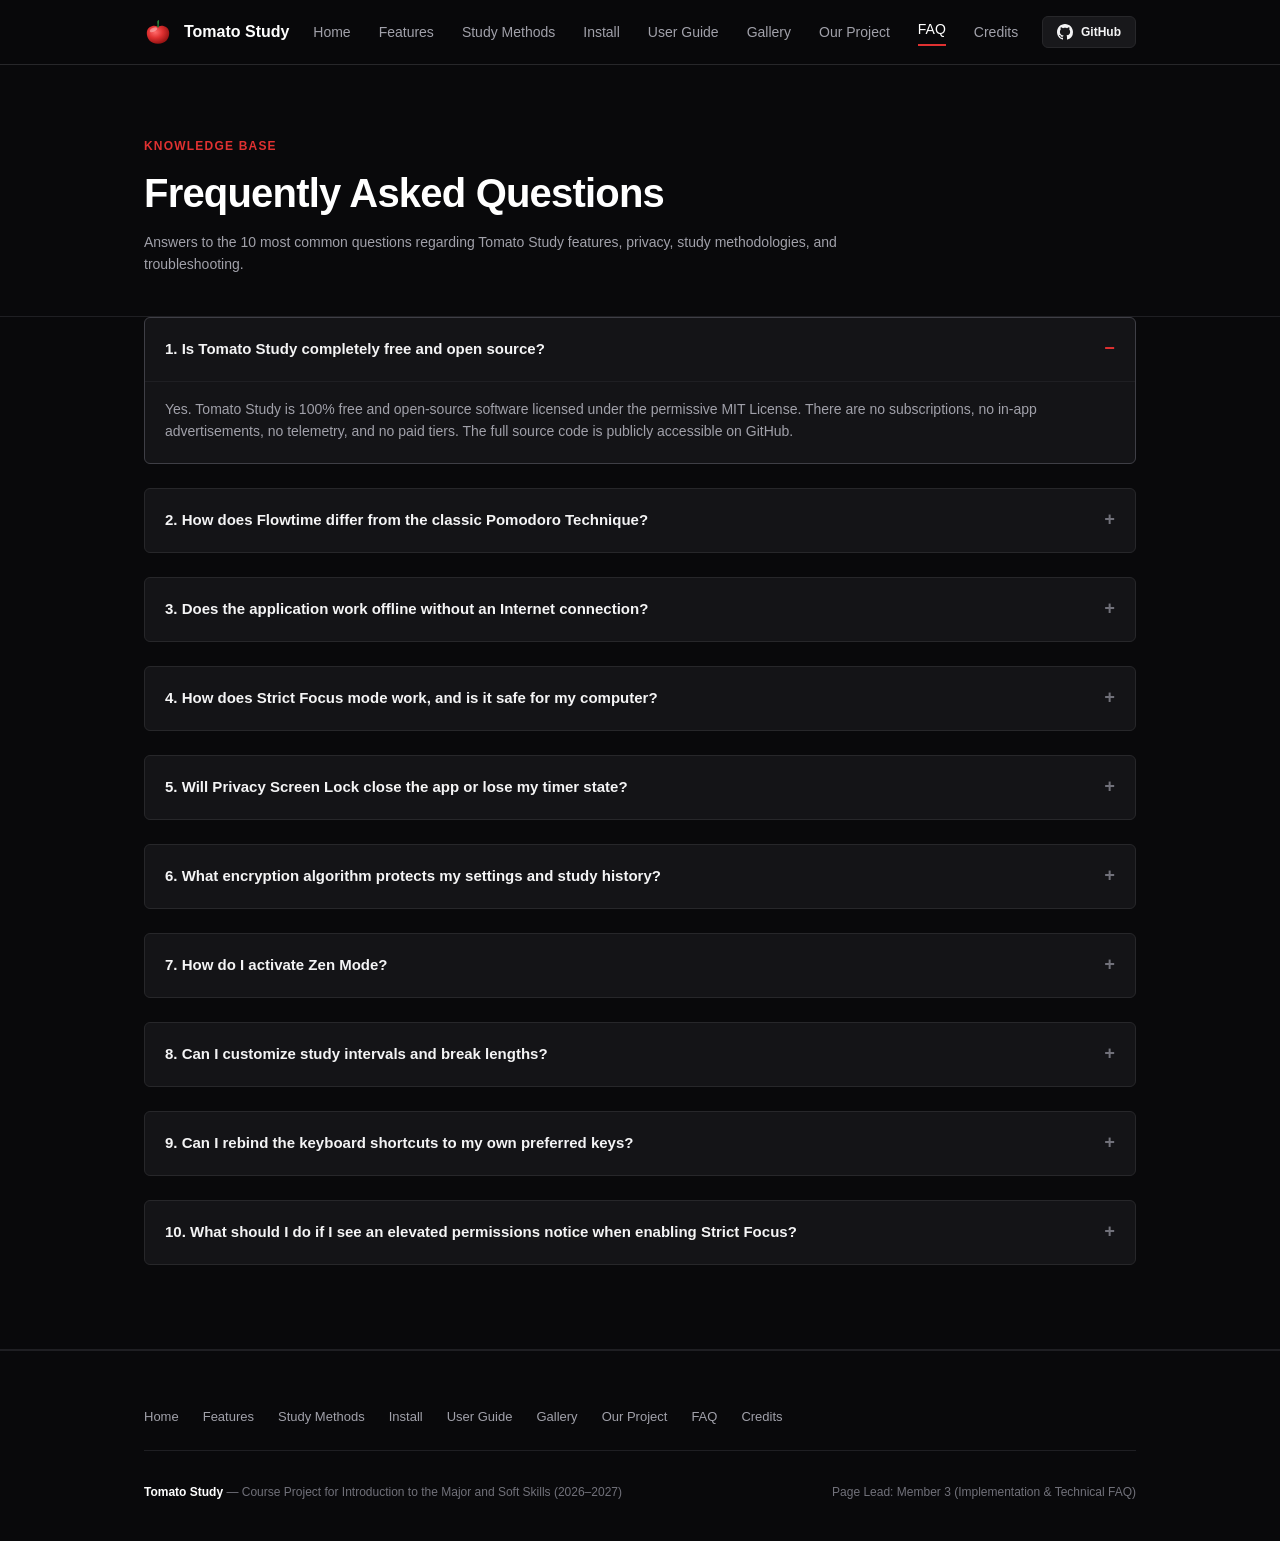
<file: docs/faq.html>
<!DOCTYPE html>
<html lang="en">
<head>
  <meta charset="UTF-8">
  <meta name="viewport" content="width=device-width, initial-scale=1.0">
  <title>Tomato Study — FAQ | 10 Frequently Asked Questions</title>
  <meta name="description" content="Frequently asked questions about Tomato Study: licensing, Pomodoro vs Flowtime, offline mode, Strict Focus, privacy screen lock, and troubleshooting.">
  <link rel="stylesheet" href="style.css">
</head>
<body>

  <!-- Header -->
  <header class="site-header">
    <div class="site-container header-row">
      <a href="index.html" class="brand-link">
        <svg xmlns="http://www.w3.org/2000/svg" viewBox="0 0 100 100" width="28" height="28" style="width:28px;height:28px;flex-shrink:0" aria-hidden="true">
          <defs>
            <radialGradient id="headerTomatoGrad" cx="38%" cy="35%" r="65%">
              <stop offset="0%" stop-color="#ff6b6b"/>
              <stop offset="50%" stop-color="#e03131"/>
              <stop offset="100%" stop-color="#991414"/>
            </radialGradient>
          </defs>
          <path d="M50,92 C22,92 10,74 10,54 C10,36 24,28 38,28 C44,28 48,31 50,33 C52,31 56,28 62,28 C76,28 90,36 90,54 C90,74 78,92 50,92 Z" fill="url(#headerTomatoGrad)"/>
          <ellipse cx="34" cy="42" rx="14" ry="7" transform="rotate(-25 34 42)" fill="#ffffff" opacity="0.35"/>
          <path d="M49,30 C49,18 45,10 52,7 C53,7 54,12 52,28 Z" fill="#2f9e44"/>
          <circle cx="50" cy="30" r="3.5" fill="#237032"/>
        </svg>
        <span>Tomato Study</span>
      </a>

      <nav class="nav-links" aria-label="Primary Navigation">
        <a href="index.html">Home</a>
        <a href="features.html">Features</a>
        <a href="methods.html">Study Methods</a>
        <a href="install.html">Install</a>
        <a href="guide.html">User Guide</a>
        <a href="gallery.html">Gallery</a>
        <a href="about.html">Our Project</a>
        <a href="faq.html" class="active">FAQ</a>
        <a href="credits.html">Credits</a>
      </nav>

      <div>
        <a href="https://github.com/ayuly/tomato-study" target="_blank" rel="noopener noreferrer" class="btn-github">
          <svg width="16" height="16" style="width:16px;height:16px;flex-shrink:0" viewBox="0 0 24 24" fill="currentColor" aria-hidden="true"><path d="M12 0C5.37 0 0 5.37 0 12c0 5.31 3.435 9.795 8.205 11.385.6.105.825-.255.825-.57 0-.285-.015-1.23-.015-2.235-3.015.555-3.795-.735-4.035-1.41-.135-.345-.72-1.41-1.23-1.695-.42-.225-1.02-.78-.015-.795.945-.015 1.62.87 1.845 1.23 1.08 1.815 2.805 1.305 3.495.99.105-.78.42-1.305.765-1.605-2.67-.3-5.46-1.335-5.46-5.925 0-1.305.465-2.385 1.23-3.225-.12-.3-.54-1.53.12-3.18 0 0 1.005-.315 3.3 1.23.96-.27 1.98-.405 3-.405s2.04.135 3 .405c2.295-1.56 3.3-1.23 3.3-1.23.66 1.65.24 2.88.12 3.18.765.84 1.23 1.905 1.23 3.225 0 4.605-2.805 5.625-5.475 5.925.435.375.81 1.095.81 2.22 0 1.605-.015 2.895-.015 3.3 0 .315.225.69.825.57A12.02 12.02 0 0024 12c0-6.63-5.37-12-12-12z"/></svg>
          <span>GitHub</span>
        </a>
      </div>
    </div>
  </header>

  <!-- Page Introduction -->
  <section class="section" style="padding-bottom:2.5rem">
    <div class="site-container">
      <div style="max-width:44rem">
        <div style="font-size:0.75rem;font-weight:700;letter-spacing:0.1em;text-transform:uppercase;color:var(--accent);margin-bottom:0.5rem">Knowledge Base</div>
        <h1 class="section-title" style="font-size:2.5rem">Frequently Asked Questions</h1>
        <p class="section-desc">
          Answers to the 10 most common questions regarding Tomato Study features, privacy, study methodologies, and troubleshooting.
        </p>
      </div>
    </div>
  </section>

  <!-- FAQ Accordion List -->
  <section class="section" style="padding-top:0">
    <div class="site-container">
      <div style="display:flex;flex-direction:column;gap:0.75rem">

        <!-- FAQ 1 -->
        <details class="faq-item" open>
          <summary class="faq-question">1. Is Tomato Study completely free and open source?</summary>
          <div class="faq-answer">
            Yes. Tomato Study is 100% free and open-source software licensed under the permissive MIT License. There are no subscriptions, no in-app advertisements, no telemetry, and no paid tiers. The full source code is publicly accessible on GitHub.
          </div>
        </details>

        <!-- FAQ 2 -->
        <details class="faq-item">
          <summary class="faq-question">2. How does Flowtime differ from the classic Pomodoro Technique?</summary>
          <div class="faq-answer">
            Traditional Pomodoro enforces strict countdown cycles (typically 25 minutes of work followed by 5 minutes of rest). In contrast, Flowtime counts upward from 00:00 without arbitrary cutoff bells. You work until you hit a natural pause, and Tomato Study automatically calculates a restorative break length proportional to your focus time (e.g., 5m break for &lt;25m work, 8m for 25–50m, 10m for 50–90m, 20m for 90m+).
          </div>
        </details>

        <!-- FAQ 3 -->
        <details class="faq-item">
          <summary class="faq-question">3. Does the application work offline without an Internet connection?</summary>
          <div class="faq-answer">
            Yes. The core application — including both the Pomodoro and Flowtime timer engines, flip and digital clocks, OpenGL procedural shaders, and Strict Focus endpoint controls — operates completely offline. An internet connection is only needed if you choose to listen to the live background lo-fi radio from late.sh.
          </div>
        </details>

        <!-- FAQ 4 -->
        <details class="faq-item">
          <summary class="faq-question">4. How does Strict Focus mode work, and is it safe for my computer?</summary>
          <div class="faq-answer">
            Strict Focus mode temporarily blocks distracting domains (such as Facebook, YouTube, TikTok, Reddit, and X) by adding localhost loopback entries into your operating system's <code>hosts</code> file, bounded by clear marker comments (<code># --- START TOMATO STUDY STRICT FOCUS ---</code>). When the session completes, pauses, or resets, the entries are cleanly removed and original hosts contents restored. It makes no permanent registry or network driver changes.
          </div>
        </details>

        <!-- FAQ 5 -->
        <details class="faq-item">
          <summary class="faq-question">5. Will Privacy Screen Lock close the app or lose my timer state?</summary>
          <div class="faq-answer">
            No. Privacy Screen Lock calls the native operating system workstation lock mechanism (equivalent to pressing <code>Win + L</code> on Windows, <code>loginctl lock-session</code> on Linux, or <code>pmset displaysleepnow</code> on macOS). Tomato Study remains running quietly in the background and preserves all session progress while you step away.
          </div>
        </details>

        <!-- FAQ 6 -->
        <details class="faq-item">
          <summary class="faq-question">6. What encryption algorithm protects my settings and study history?</summary>
          <div class="faq-answer">
            When AES-256 Storage Encryption is enabled in Settings, the application encrypts your configuration file on disk using authenticated AES-256-GCM (Galois/Counter Mode). The 256-bit encryption key is derived securely via PBKDF2HMAC with SHA-256 and 100,000 hash iterations bound to your machine identifier.
          </div>
        </details>

        <!-- FAQ 7 -->
        <details class="faq-item">
          <summary class="faq-question">7. How do I activate Zen Mode?</summary>
          <div class="faq-answer">
            You can enter Zen Mode instantly at any time by pressing <span class="keycap">Z</span> on your keyboard or by double-clicking the background of the main timer window. In Zen Mode, all borders, control buttons, and mouse cursors are hidden, leaving only the glowing clock digits and celestial starfield.
          </div>
        </details>

        <!-- FAQ 8 -->
        <details class="faq-item">
          <summary class="faq-question">8. Can I customize study intervals and break lengths?</summary>
          <div class="faq-answer">
            Yes. Open the Settings drawer (<span class="keycap">S</span>) to customize work durations anywhere from 1 to 180 minutes, short breaks from 1 to 60 minutes, long breaks from 1 to 90 minutes, and choose how many work cycles trigger a long break. You can also configure auto-start preferences so breaks and work sessions roll seamlessly.
          </div>
        </details>

        <!-- FAQ 9 -->
        <details class="faq-item">
          <summary class="faq-question">9. Can I rebind the keyboard shortcuts to my own preferred keys?</summary>
          <div class="faq-answer">
            Yes. In the Settings drawer under KEYBOARD SHORTCUTS, click on any keybinding button, press your desired replacement key on your physical keyboard, and click <strong>SAVE & APPLY</strong>. Changes are validated and stored immediately.
          </div>
        </details>

        <!-- FAQ 10 -->
        <details class="faq-item">
          <summary class="faq-question">10. What should I do if I see an elevated permissions notice when enabling Strict Focus?</summary>
          <div class="faq-answer">
            Modifying the system <code>hosts</code> file is an administrative action protected by operating system security policies. On Windows, right-click the launcher or shortcut and select <strong>Run as Administrator</strong>. On Linux or macOS, run the launcher with appropriate permissions (e.g. <code>sudo ./run.sh</code>). If run without administrative privileges, Tomato Study displays an informative in-app notice and continues functioning normally without crashing.
          </div>
        </details>

      </div>
    </div>
  </section>

  <!-- Footer -->
  <footer class="site-footer">
    <div class="site-container">
      <nav class="footer-nav" aria-label="Footer Navigation">
        <a href="index.html">Home</a>
        <a href="features.html">Features</a>
        <a href="methods.html">Study Methods</a>
        <a href="install.html">Install</a>
        <a href="guide.html">User Guide</a>
        <a href="gallery.html">Gallery</a>
        <a href="about.html">Our Project</a>
        <a href="faq.html">FAQ</a>
        <a href="credits.html">Credits</a>
      </nav>

      <div class="footer-row">
        <div>
          <strong style="color:#ffffff">Tomato Study</strong> — Course Project for Introduction to the Major and Soft Skills (2026–2027)
        </div>
        <div style="color:var(--text-muted)">
          Page Lead: Member 3 (Implementation & Technical FAQ)
        </div>
      </div>
    </div>
  </footer>

</body>
</html>
</file>
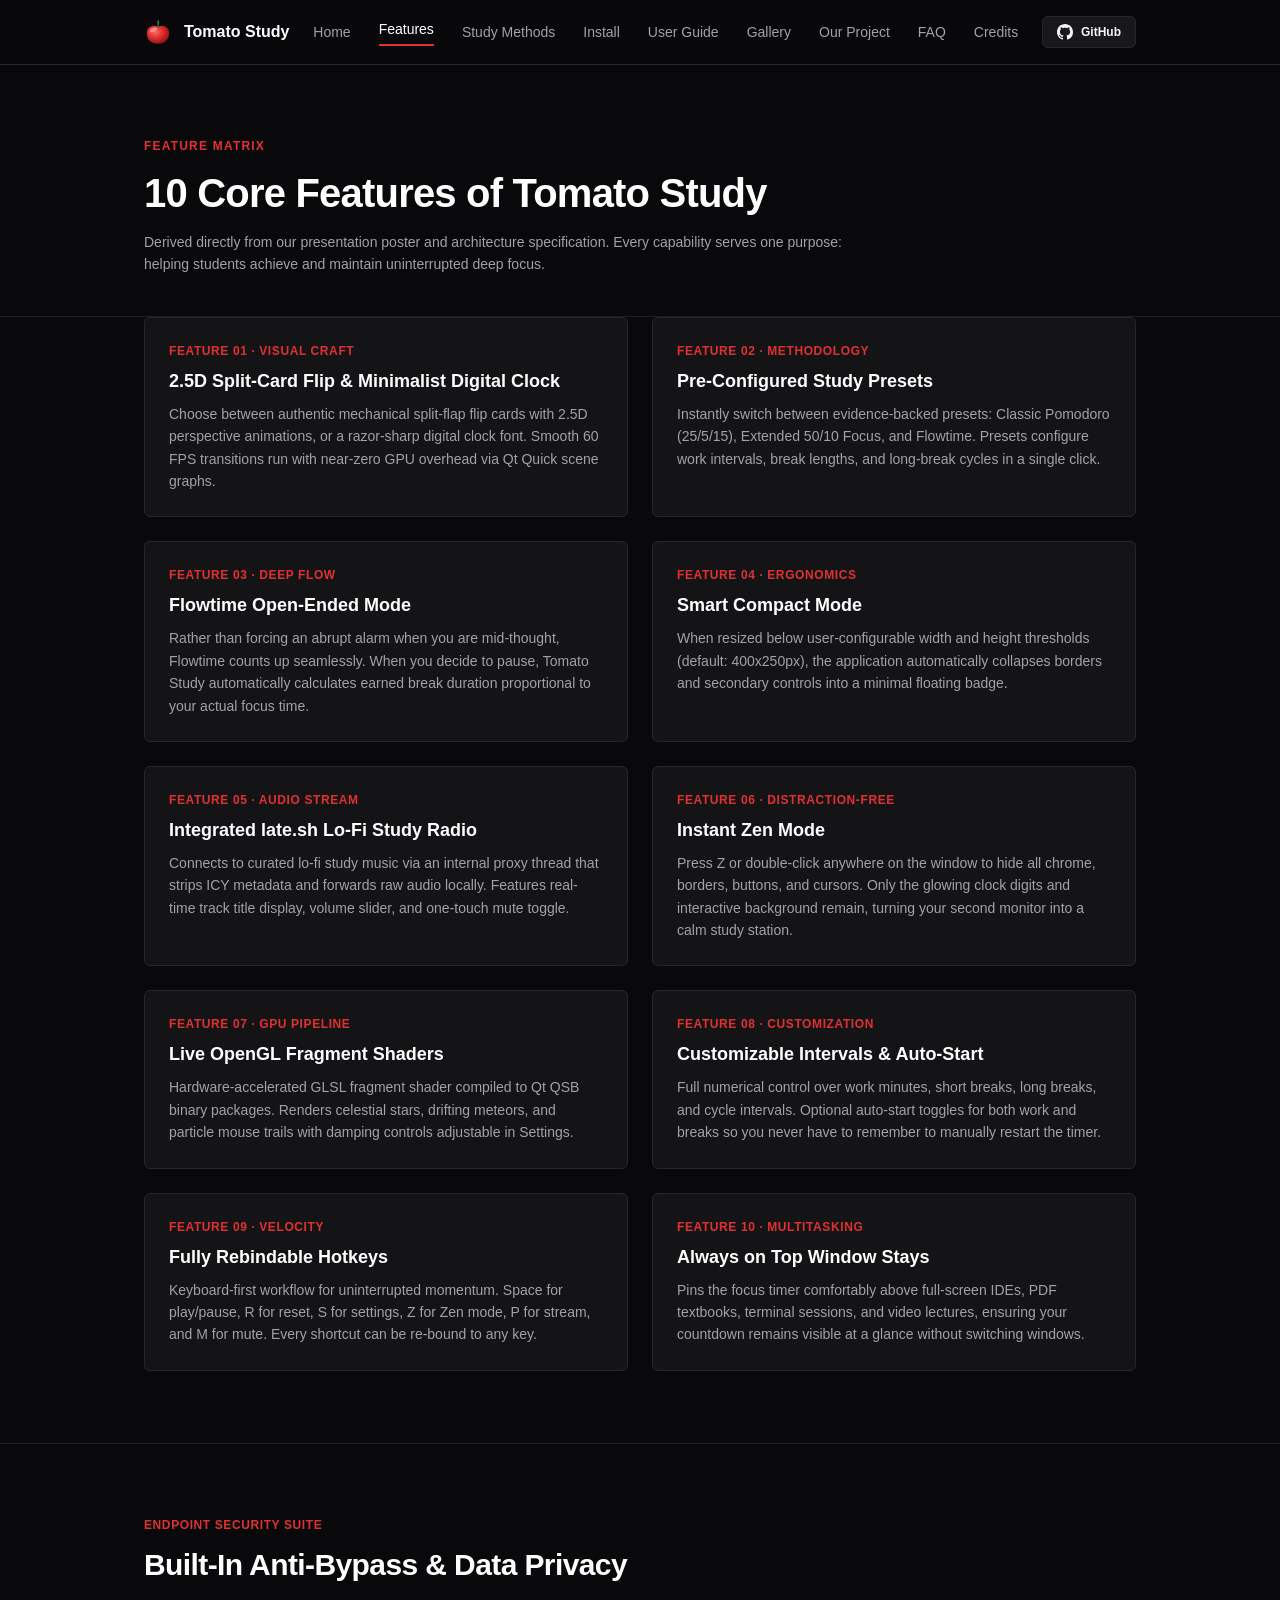
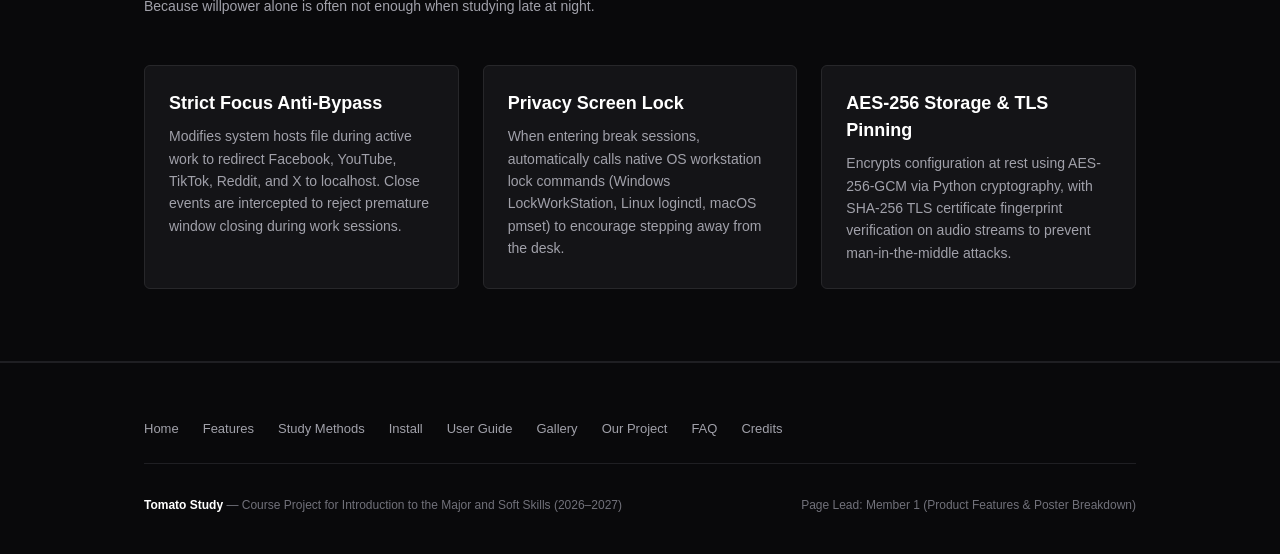
<file: docs/features.html>
<!DOCTYPE html>
<html lang="en">
<head>
  <meta charset="UTF-8">
  <meta name="viewport" content="width=device-width, initial-scale=1.0">
  <title>Tomato Study — Features | 10 Core Capabilities</title>
  <meta name="description" content="Detailed overview of all 10 core features of Tomato Study focus timer plus our digital wellbeing and security suite.">
  <link rel="stylesheet" href="style.css">
</head>
<body>

  <!-- Header -->
  <header class="site-header">
    <div class="site-container header-row">
      <a href="index.html" class="brand-link">
        <svg xmlns="http://www.w3.org/2000/svg" viewBox="0 0 100 100" width="28" height="28" style="width:28px;height:28px;flex-shrink:0" aria-hidden="true">
          <defs>
            <radialGradient id="headerTomatoGrad" cx="38%" cy="35%" r="65%">
              <stop offset="0%" stop-color="#ff6b6b"/>
              <stop offset="50%" stop-color="#e03131"/>
              <stop offset="100%" stop-color="#991414"/>
            </radialGradient>
          </defs>
          <path d="M50,92 C22,92 10,74 10,54 C10,36 24,28 38,28 C44,28 48,31 50,33 C52,31 56,28 62,28 C76,28 90,36 90,54 C90,74 78,92 50,92 Z" fill="url(#headerTomatoGrad)"/>
          <ellipse cx="34" cy="42" rx="14" ry="7" transform="rotate(-25 34 42)" fill="#ffffff" opacity="0.35"/>
          <path d="M49,30 C49,18 45,10 52,7 C53,7 54,12 52,28 Z" fill="#2f9e44"/>
          <circle cx="50" cy="30" r="3.5" fill="#237032"/>
        </svg>
        <span>Tomato Study</span>
      </a>

      <nav class="nav-links" aria-label="Primary Navigation">
        <a href="index.html">Home</a>
        <a href="features.html" class="active">Features</a>
        <a href="methods.html">Study Methods</a>
        <a href="install.html">Install</a>
        <a href="guide.html">User Guide</a>
        <a href="gallery.html">Gallery</a>
        <a href="about.html">Our Project</a>
        <a href="faq.html">FAQ</a>
        <a href="credits.html">Credits</a>
      </nav>

      <div>
        <a href="https://github.com/ayuly/tomato-study" target="_blank" rel="noopener noreferrer" class="btn-github">
          <svg width="16" height="16" style="width:16px;height:16px;flex-shrink:0" viewBox="0 0 24 24" fill="currentColor" aria-hidden="true"><path d="M12 0C5.37 0 0 5.37 0 12c0 5.31 3.435 9.795 8.205 11.385.6.105.825-.255.825-.57 0-.285-.015-1.23-.015-2.235-3.015.555-3.795-.735-4.035-1.41-.135-.345-.72-1.41-1.23-1.695-.42-.225-1.02-.78-.015-.795.945-.015 1.62.87 1.845 1.23 1.08 1.815 2.805 1.305 3.495.99.105-.78.42-1.305.765-1.605-2.67-.3-5.46-1.335-5.46-5.925 0-1.305.465-2.385 1.23-3.225-.12-.3-.54-1.53.12-3.18 0 0 1.005-.315 3.3 1.23.96-.27 1.98-.405 3-.405s2.04.135 3 .405c2.295-1.56 3.3-1.23 3.3-1.23.66 1.65.24 2.88.12 3.18.765.84 1.23 1.905 1.23 3.225 0 4.605-2.805 5.625-5.475 5.925.435.375.81 1.095.81 2.22 0 1.605-.015 2.895-.015 3.3 0 .315.225.69.825.57A12.02 12.02 0 0024 12c0-6.63-5.37-12-12-12z"/></svg>
          <span>GitHub</span>
        </a>
      </div>
    </div>
  </header>

  <!-- Page Introduction -->
  <section class="section" style="padding-bottom:2.5rem">
    <div class="site-container">
      <div style="max-width:44rem">
        <div style="font-size:0.75rem;font-weight:700;letter-spacing:0.1em;text-transform:uppercase;color:var(--accent);margin-bottom:0.5rem">Feature Matrix</div>
        <h1 class="section-title" style="font-size:2.5rem">10 Core Features of Tomato Study</h1>
        <p class="section-desc">
          Derived directly from our presentation poster and architecture specification. Every capability serves one purpose: helping students achieve and maintain uninterrupted deep focus.
        </p>
      </div>
    </div>
  </section>

  <!-- The 10 Features Grid -->
  <section class="section" style="padding-top:0">
    <div class="site-container">
      <div class="grid-2">

        <!-- Feature 1 -->
        <div class="card">
          <div class="card-tag">Feature 01 · Visual Craft</div>
          <h2 class="card-title">2.5D Split-Card Flip & Minimalist Digital Clock</h2>
          <p class="card-text">
            Choose between authentic mechanical split-flap flip cards with 2.5D perspective animations, or a razor-sharp digital clock font. Smooth 60 FPS transitions run with near-zero GPU overhead via Qt Quick scene graphs.
          </p>
        </div>

        <!-- Feature 2 -->
        <div class="card">
          <div class="card-tag">Feature 02 · Methodology</div>
          <h2 class="card-title">Pre-Configured Study Presets</h2>
          <p class="card-text">
            Instantly switch between evidence-backed presets: Classic Pomodoro (25/5/15), Extended 50/10 Focus, and Flowtime. Presets configure work intervals, break lengths, and long-break cycles in a single click.
          </p>
        </div>

        <!-- Feature 3 -->
        <div class="card">
          <div class="card-tag">Feature 03 · Deep Flow</div>
          <h2 class="card-title">Flowtime Open-Ended Mode</h2>
          <p class="card-text">
            Rather than forcing an abrupt alarm when you are mid-thought, Flowtime counts up seamlessly. When you decide to pause, Tomato Study automatically calculates earned break duration proportional to your actual focus time.
          </p>
        </div>

        <!-- Feature 4 -->
        <div class="card">
          <div class="card-tag">Feature 04 · Ergonomics</div>
          <h2 class="card-title">Smart Compact Mode</h2>
          <p class="card-text">
            When resized below user-configurable width and height thresholds (default: 400x250px), the application automatically collapses borders and secondary controls into a minimal floating badge.
          </p>
        </div>

        <!-- Feature 5 -->
        <div class="card">
          <div class="card-tag">Feature 05 · Audio Stream</div>
          <h2 class="card-title">Integrated late.sh Lo-Fi Study Radio</h2>
          <p class="card-text">
            Connects to curated lo-fi study music via an internal proxy thread that strips ICY metadata and forwards raw audio locally. Features real-time track title display, volume slider, and one-touch mute toggle.
          </p>
        </div>

        <!-- Feature 6 -->
        <div class="card">
          <div class="card-tag">Feature 06 · Distraction-Free</div>
          <h2 class="card-title">Instant Zen Mode</h2>
          <p class="card-text">
            Press Z or double-click anywhere on the window to hide all chrome, borders, buttons, and cursors. Only the glowing clock digits and interactive background remain, turning your second monitor into a calm study station.
          </p>
        </div>

        <!-- Feature 7 -->
        <div class="card">
          <div class="card-tag">Feature 07 · GPU Pipeline</div>
          <h2 class="card-title">Live OpenGL Fragment Shaders</h2>
          <p class="card-text">
            Hardware-accelerated GLSL fragment shader compiled to Qt QSB binary packages. Renders celestial stars, drifting meteors, and particle mouse trails with damping controls adjustable in Settings.
          </p>
        </div>

        <!-- Feature 8 -->
        <div class="card">
          <div class="card-tag">Feature 08 · Customization</div>
          <h2 class="card-title">Customizable Intervals & Auto-Start</h2>
          <p class="card-text">
            Full numerical control over work minutes, short breaks, long breaks, and cycle intervals. Optional auto-start toggles for both work and breaks so you never have to remember to manually restart the timer.
          </p>
        </div>

        <!-- Feature 9 -->
        <div class="card">
          <div class="card-tag">Feature 09 · Velocity</div>
          <h2 class="card-title">Fully Rebindable Hotkeys</h2>
          <p class="card-text">
            Keyboard-first workflow for uninterrupted momentum. Space for play/pause, R for reset, S for settings, Z for Zen mode, P for stream, and M for mute. Every shortcut can be re-bound to any key.
          </p>
        </div>

        <!-- Feature 10 -->
        <div class="card">
          <div class="card-tag">Feature 10 · Multitasking</div>
          <h2 class="card-title">Always on Top Window Stays</h2>
          <p class="card-text">
            Pins the focus timer comfortably above full-screen IDEs, PDF textbooks, terminal sessions, and video lectures, ensuring your countdown remains visible at a glance without switching windows.
          </p>
        </div>
      </div>
    </div>
  </section>

  <!-- Digital Wellbeing & Security Additions -->
  <section class="section">
    <div class="site-container">
      <div style="margin-bottom:3rem">
        <div class="card-tag">Endpoint Security Suite</div>
        <h2 class="section-title">Built-In Anti-Bypass & Data Privacy</h2>
        <p class="section-desc">Because willpower alone is often not enough when studying late at night.</p>
      </div>

      <div class="grid-3">
        <div class="card">
          <h3 class="card-title">Strict Focus Anti-Bypass</h3>
          <p class="card-text">
            Modifies system hosts file during active work to redirect Facebook, YouTube, TikTok, Reddit, and X to localhost. Close events are intercepted to reject premature window closing during work sessions.
          </p>
        </div>

        <div class="card">
          <h3 class="card-title">Privacy Screen Lock</h3>
          <p class="card-text">
            When entering break sessions, automatically calls native OS workstation lock commands (Windows LockWorkStation, Linux loginctl, macOS pmset) to encourage stepping away from the desk.
          </p>
        </div>

        <div class="card">
          <h3 class="card-title">AES-256 Storage & TLS Pinning</h3>
          <p class="card-text">
            Encrypts configuration at rest using AES-256-GCM via Python cryptography, with SHA-256 TLS certificate fingerprint verification on audio streams to prevent man-in-the-middle attacks.
          </p>
        </div>
      </div>
    </div>
  </section>

  <!-- Footer -->
  <footer class="site-footer">
    <div class="site-container">
      <nav class="footer-nav" aria-label="Footer Navigation">
        <a href="index.html">Home</a>
        <a href="features.html">Features</a>
        <a href="methods.html">Study Methods</a>
        <a href="install.html">Install</a>
        <a href="guide.html">User Guide</a>
        <a href="gallery.html">Gallery</a>
        <a href="about.html">Our Project</a>
        <a href="faq.html">FAQ</a>
        <a href="credits.html">Credits</a>
      </nav>

      <div class="footer-row">
        <div>
          <strong style="color:#ffffff">Tomato Study</strong> — Course Project for Introduction to the Major and Soft Skills (2026–2027)
        </div>
        <div style="color:var(--text-muted)">
          Page Lead: Member 1 (Product Features & Poster Breakdown)
        </div>
      </div>
    </div>
  </footer>

</body>
</html>
</file>
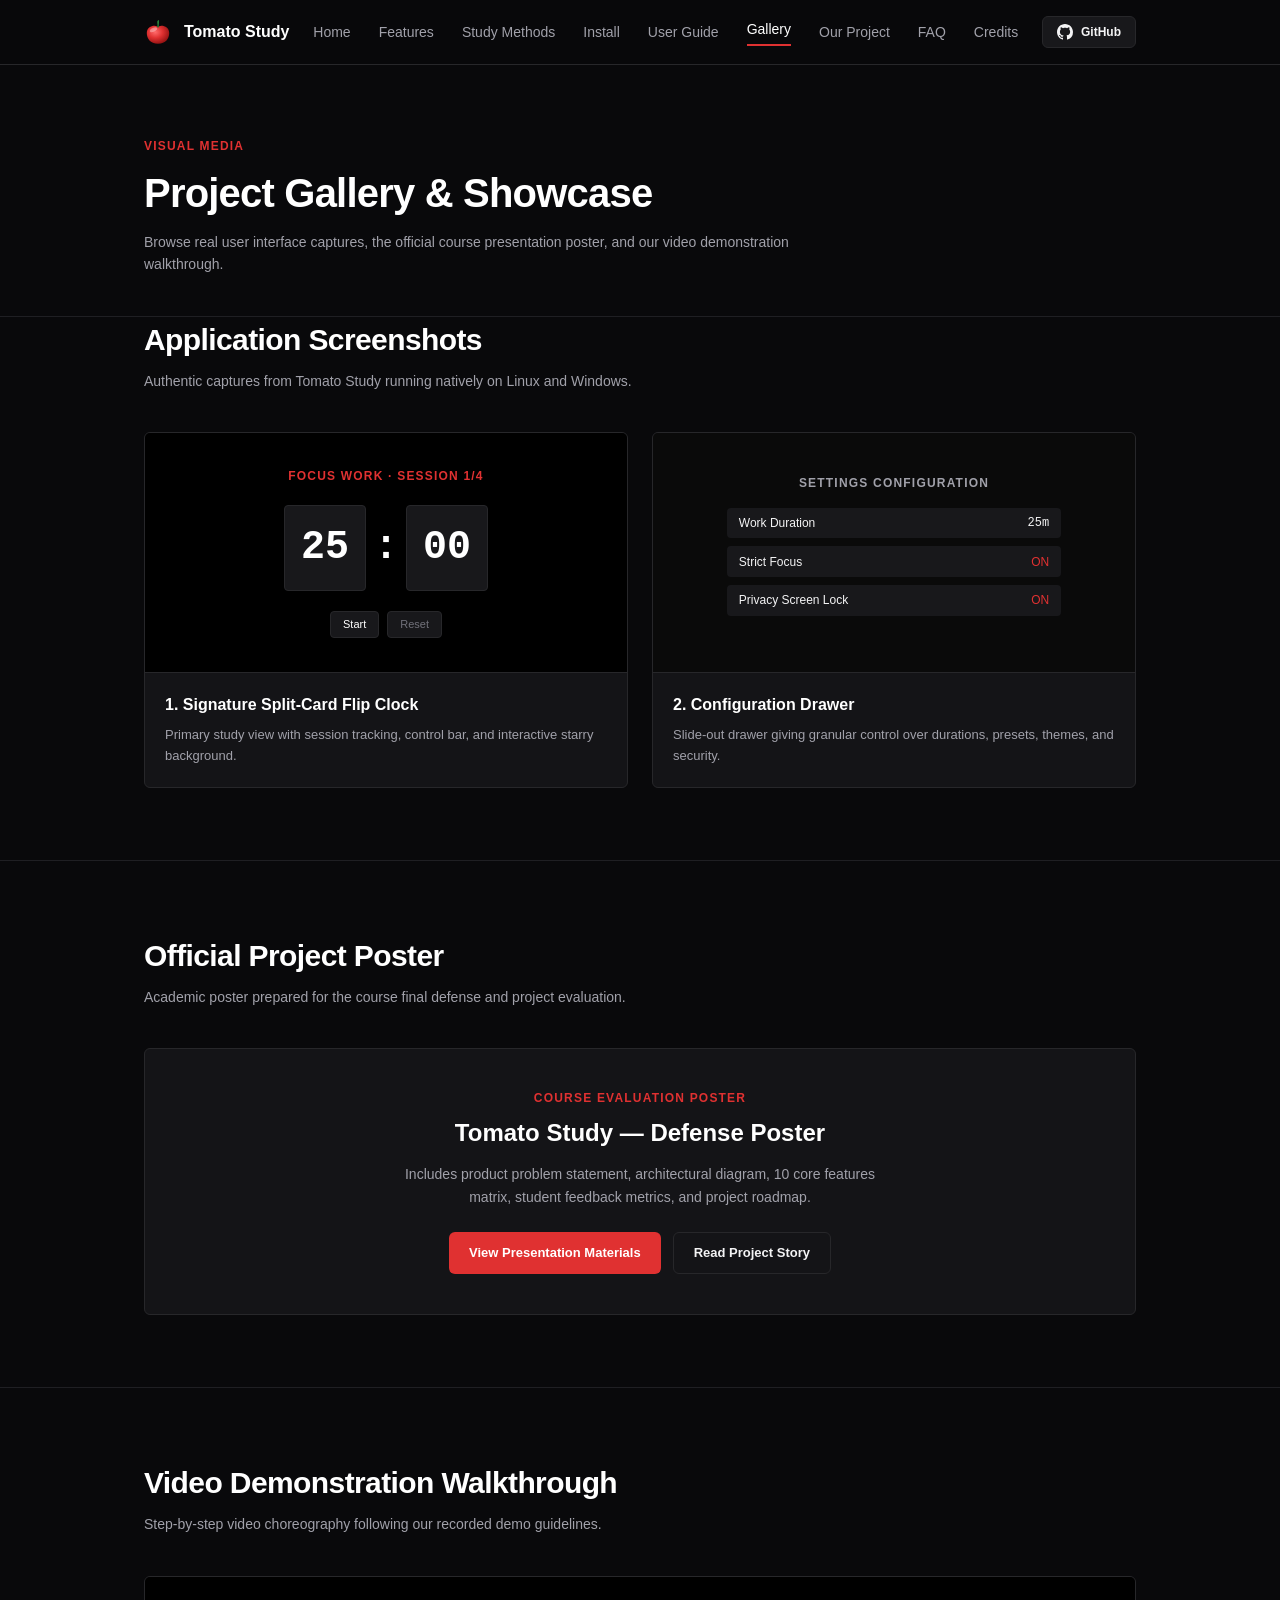
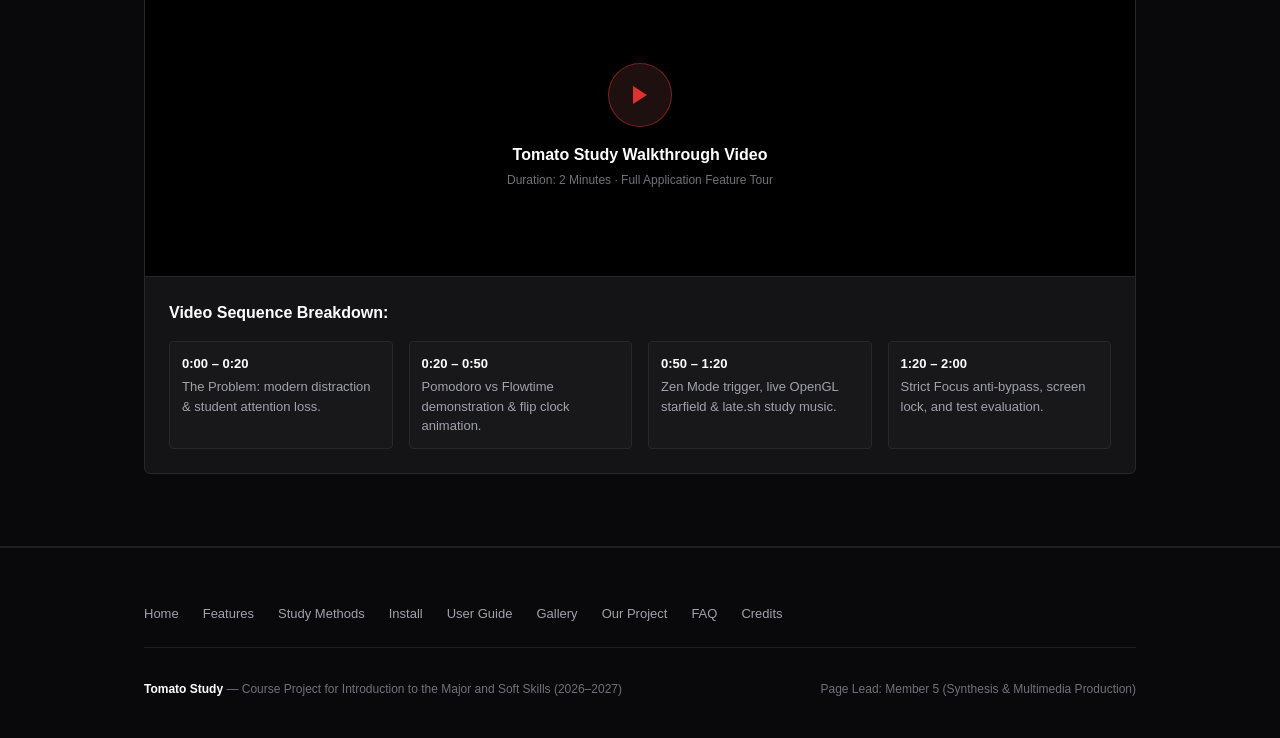
<file: docs/gallery.html>
<!DOCTYPE html>
<html lang="en">
<head>
  <meta charset="UTF-8">
  <meta name="viewport" content="width=device-width, initial-scale=1.0">
  <title>Tomato Study — Gallery | UI Screenshots, Poster & Video Demo</title>
  <meta name="description" content="Visual media gallery for Tomato Study: high-resolution desktop application screenshots, course presentation poster PDF, and video demonstration.">
  <link rel="stylesheet" href="style.css">
</head>
<body>

  <!-- Header -->
  <header class="site-header">
    <div class="site-container header-row">
      <a href="index.html" class="brand-link">
        <svg xmlns="http://www.w3.org/2000/svg" viewBox="0 0 100 100" width="28" height="28" style="width:28px;height:28px;flex-shrink:0" aria-hidden="true">
          <defs>
            <radialGradient id="headerTomatoGrad" cx="38%" cy="35%" r="65%">
              <stop offset="0%" stop-color="#ff6b6b"/>
              <stop offset="50%" stop-color="#e03131"/>
              <stop offset="100%" stop-color="#991414"/>
            </radialGradient>
          </defs>
          <path d="M50,92 C22,92 10,74 10,54 C10,36 24,28 38,28 C44,28 48,31 50,33 C52,31 56,28 62,28 C76,28 90,36 90,54 C90,74 78,92 50,92 Z" fill="url(#headerTomatoGrad)"/>
          <ellipse cx="34" cy="42" rx="14" ry="7" transform="rotate(-25 34 42)" fill="#ffffff" opacity="0.35"/>
          <path d="M49,30 C49,18 45,10 52,7 C53,7 54,12 52,28 Z" fill="#2f9e44"/>
          <circle cx="50" cy="30" r="3.5" fill="#237032"/>
        </svg>
        <span>Tomato Study</span>
      </a>

      <nav class="nav-links" aria-label="Primary Navigation">
        <a href="index.html">Home</a>
        <a href="features.html">Features</a>
        <a href="methods.html">Study Methods</a>
        <a href="install.html">Install</a>
        <a href="guide.html">User Guide</a>
        <a href="gallery.html" class="active">Gallery</a>
        <a href="about.html">Our Project</a>
        <a href="faq.html">FAQ</a>
        <a href="credits.html">Credits</a>
      </nav>

      <div>
        <a href="https://github.com/ayuly/tomato-study" target="_blank" rel="noopener noreferrer" class="btn-github">
          <svg width="16" height="16" style="width:16px;height:16px;flex-shrink:0" viewBox="0 0 24 24" fill="currentColor" aria-hidden="true"><path d="M12 0C5.37 0 0 5.37 0 12c0 5.31 3.435 9.795 8.205 11.385.6.105.825-.255.825-.57 0-.285-.015-1.23-.015-2.235-3.015.555-3.795-.735-4.035-1.41-.135-.345-.72-1.41-1.23-1.695-.42-.225-1.02-.78-.015-.795.945-.015 1.62.87 1.845 1.23 1.08 1.815 2.805 1.305 3.495.99.105-.78.42-1.305.765-1.605-2.67-.3-5.46-1.335-5.46-5.925 0-1.305.465-2.385 1.23-3.225-.12-.3-.54-1.53.12-3.18 0 0 1.005-.315 3.3 1.23.96-.27 1.98-.405 3-.405s2.04.135 3 .405c2.295-1.56 3.3-1.23 3.3-1.23.66 1.65.24 2.88.12 3.18.765.84 1.23 1.905 1.23 3.225 0 4.605-2.805 5.625-5.475 5.925.435.375.81 1.095.81 2.22 0 1.605-.015 2.895-.015 3.3 0 .315.225.69.825.57A12.02 12.02 0 0024 12c0-6.63-5.37-12-12-12z"/></svg>
          <span>GitHub</span>
        </a>
      </div>
    </div>
  </header>

  <!-- Page Introduction -->
  <section class="section" style="padding-bottom:2.5rem">
    <div class="site-container">
      <div style="max-width:44rem">
        <div style="font-size:0.75rem;font-weight:700;letter-spacing:0.1em;text-transform:uppercase;color:var(--accent);margin-bottom:0.5rem">Visual Media</div>
        <h1 class="section-title" style="font-size:2.5rem">Project Gallery & Showcase</h1>
        <p class="section-desc">
          Browse real user interface captures, the official course presentation poster, and our video demonstration walkthrough.
        </p>
      </div>
    </div>
  </section>

  <!-- Section 1: UI Screenshots Gallery -->
  <section class="section" style="padding-top:0">
    <div class="site-container">
      <div style="margin-bottom:2.5rem">
        <h2 class="section-title">Application Screenshots</h2>
        <p class="section-desc">Authentic captures from Tomato Study running natively on Linux and Windows.</p>
      </div>

      <div class="grid-2">
        <!-- Screenshot 1 -->
        <div class="card" style="padding:0;overflow:hidden">
          <div style="background-color:#000000;padding:2rem;display:flex;flex-direction:column;align-items:center;min-height:240px;justify-content:center;border-bottom:1px solid var(--border)">
            <div style="font-size:0.75rem;font-weight:700;color:var(--accent);letter-spacing:0.1em">FOCUS WORK · SESSION 1/4</div>
            <div style="display:flex;gap:0.5rem;margin:1.25rem 0;font-family:'JetBrains Mono',monospace;font-size:2.5rem;font-weight:700;color:#ffffff">
              <div style="background:#18181b;padding:0.75rem 1rem;border-radius:4px;border:1px solid #27272a">25</div>
              <div style="align-self:center">:</div>
              <div style="background:#18181b;padding:0.75rem 1rem;border-radius:4px;border:1px solid #27272a">00</div>
            </div>
            <div style="display:flex;gap:0.5rem">
              <span style="font-size:0.6875rem;padding:0.25rem 0.75rem;background:#18181b;border:1px solid #27272a;border-radius:4px;color:#ffffff">Start</span>
              <span style="font-size:0.6875rem;padding:0.25rem 0.75rem;background:#18181b;border:1px solid #27272a;border-radius:4px;color:var(--text-muted)">Reset</span>
            </div>
          </div>
          <div style="padding:1.25rem">
            <h3 class="card-title" style="font-size:1rem">1. Signature Split-Card Flip Clock</h3>
            <p class="card-text" style="font-size:0.8125rem">Primary study view with session tracking, control bar, and interactive starry background.</p>
          </div>
        </div>

        <!-- Screenshot 2 -->
        <div class="card" style="padding:0;overflow:hidden">
          <div style="background-color:#0a0a0a;padding:2rem;display:flex;flex-direction:column;align-items:center;min-height:240px;justify-content:center;border-bottom:1px solid var(--border)">
            <div style="font-size:0.75rem;font-weight:700;color:#a1a1aa;letter-spacing:0.1em">SETTINGS CONFIGURATION</div>
            <div style="width:80%;margin:1rem 0;display:flex;flex-direction:column;gap:0.5rem">
              <div style="display:flex;justify-content:space-between;font-size:0.75rem;color:#f4f4f5;background:#18181b;padding:0.4rem 0.75rem;border-radius:4px"><span>Work Duration</span><span style="font-family:'JetBrains Mono',monospace">25m</span></div>
              <div style="display:flex;justify-content:space-between;font-size:0.75rem;color:#f4f4f5;background:#18181b;padding:0.4rem 0.75rem;border-radius:4px"><span>Strict Focus</span><span style="color:var(--accent)">ON</span></div>
              <div style="display:flex;justify-content:space-between;font-size:0.75rem;color:#f4f4f5;background:#18181b;padding:0.4rem 0.75rem;border-radius:4px"><span>Privacy Screen Lock</span><span style="color:var(--accent)">ON</span></div>
            </div>
          </div>
          <div style="padding:1.25rem">
            <h3 class="card-title" style="font-size:1rem">2. Configuration Drawer</h3>
            <p class="card-text" style="font-size:0.8125rem">Slide-out drawer giving granular control over durations, presets, themes, and security.</p>
          </div>
        </div>
      </div>
    </div>
  </section>

  <!-- Section 2: Project Presentation Poster -->
  <section class="section">
    <div class="site-container">
      <div style="margin-bottom:2.5rem">
        <h2 class="section-title">Official Project Poster</h2>
        <p class="section-desc">Academic poster prepared for the course final defense and project evaluation.</p>
      </div>

      <div class="card" style="padding:2.5rem;text-align:center">
        <div style="max-width:32rem;margin:0 auto">
          <div style="font-size:0.75rem;font-weight:700;letter-spacing:0.1em;text-transform:uppercase;color:var(--accent);margin-bottom:0.5rem">Course Evaluation Poster</div>
          <h3 class="card-title" style="font-size:1.5rem">Tomato Study — Defense Poster</h3>
          <p class="card-text" style="margin-top:0.75rem;margin-bottom:1.5rem">
            Includes product problem statement, architectural diagram, 10 core features matrix, student feedback metrics, and project roadmap.
          </p>

          <div style="display:flex;flex-wrap:wrap;justify-content:center;gap:0.75rem">
            <a href="https://github.com/ayuly/tomato-study/tree/main/docs/presentation" target="_blank" rel="noopener noreferrer" class="btn-primary" style="font-size:0.8125rem">
              View Presentation Materials
            </a>
            <a href="about.html" class="btn-secondary" style="font-size:0.8125rem">
              Read Project Story
            </a>
          </div>
        </div>
      </div>
    </div>
  </section>

  <!-- Section 3: Video Demonstration Showcase -->
  <section class="section">
    <div class="site-container">
      <div style="margin-bottom:2.5rem">
        <h2 class="section-title">Video Demonstration Walkthrough</h2>
        <p class="section-desc">Step-by-step video choreography following our recorded demo guidelines.</p>
      </div>

      <div class="card" style="padding:0;overflow:hidden">
        <!-- Video Placeholder Mockup -->
        <div style="background-color:#000000;min-height:300px;display:flex;flex-direction:column;align-items:center;justify-content:center;padding:2rem;text-align:center;border-bottom:1px solid var(--border)">
          <div style="width:4rem;height:4rem;border-radius:50%;background:#1f1010;border:1px solid rgba(224,49,49,0.5);display:flex;align-items:center;justify-content:center;color:var(--accent);margin-bottom:1rem">
            <svg width="24" height="24" viewBox="0 0 24 24" fill="currentColor"><polygon points="5 3 19 12 5 21 5 3"/></svg>
          </div>
          <div style="font-size:1rem;font-weight:600;color:#ffffff">Tomato Study Walkthrough Video</div>
          <div style="font-size:0.75rem;color:var(--text-muted);margin-top:0.25rem">Duration: 2 Minutes · Full Application Feature Tour</div>
        </div>

        <div style="padding:1.5rem">
          <h3 class="card-title" style="font-size:1rem">Video Sequence Breakdown:</h3>
          <div style="display:grid;grid-template-columns:repeat(auto-fit, minmax(200px, 1fr));gap:1rem;margin-top:1rem;font-size:0.8125rem">
            <div style="background:#18181b;padding:0.75rem;border-radius:4px;border:1px solid #27272a">
              <strong style="color:#ffffff">0:00 – 0:20</strong>
              <div style="color:var(--text-secondary);margin-top:0.25rem">The Problem: modern distraction & student attention loss.</div>
            </div>
            <div style="background:#18181b;padding:0.75rem;border-radius:4px;border:1px solid #27272a">
              <strong style="color:#ffffff">0:20 – 0:50</strong>
              <div style="color:var(--text-secondary);margin-top:0.25rem">Pomodoro vs Flowtime demonstration & flip clock animation.</div>
            </div>
            <div style="background:#18181b;padding:0.75rem;border-radius:4px;border:1px solid #27272a">
              <strong style="color:#ffffff">0:50 – 1:20</strong>
              <div style="color:var(--text-secondary);margin-top:0.25rem">Zen Mode trigger, live OpenGL starfield & late.sh study music.</div>
            </div>
            <div style="background:#18181b;padding:0.75rem;border-radius:4px;border:1px solid #27272a">
              <strong style="color:#ffffff">1:20 – 2:00</strong>
              <div style="color:var(--text-secondary);margin-top:0.25rem">Strict Focus anti-bypass, screen lock, and test evaluation.</div>
            </div>
          </div>
        </div>
      </div>
    </div>
  </section>

  <!-- Footer -->
  <footer class="site-footer">
    <div class="site-container">
      <nav class="footer-nav" aria-label="Footer Navigation">
        <a href="index.html">Home</a>
        <a href="features.html">Features</a>
        <a href="methods.html">Study Methods</a>
        <a href="install.html">Install</a>
        <a href="guide.html">User Guide</a>
        <a href="gallery.html">Gallery</a>
        <a href="about.html">Our Project</a>
        <a href="faq.html">FAQ</a>
        <a href="credits.html">Credits</a>
      </nav>

      <div class="footer-row">
        <div>
          <strong style="color:#ffffff">Tomato Study</strong> — Course Project for Introduction to the Major and Soft Skills (2026–2027)
        </div>
        <div style="color:var(--text-muted)">
          Page Lead: Member 5 (Synthesis & Multimedia Production)
        </div>
      </div>
    </div>
  </footer>

</body>
</html>
</file>
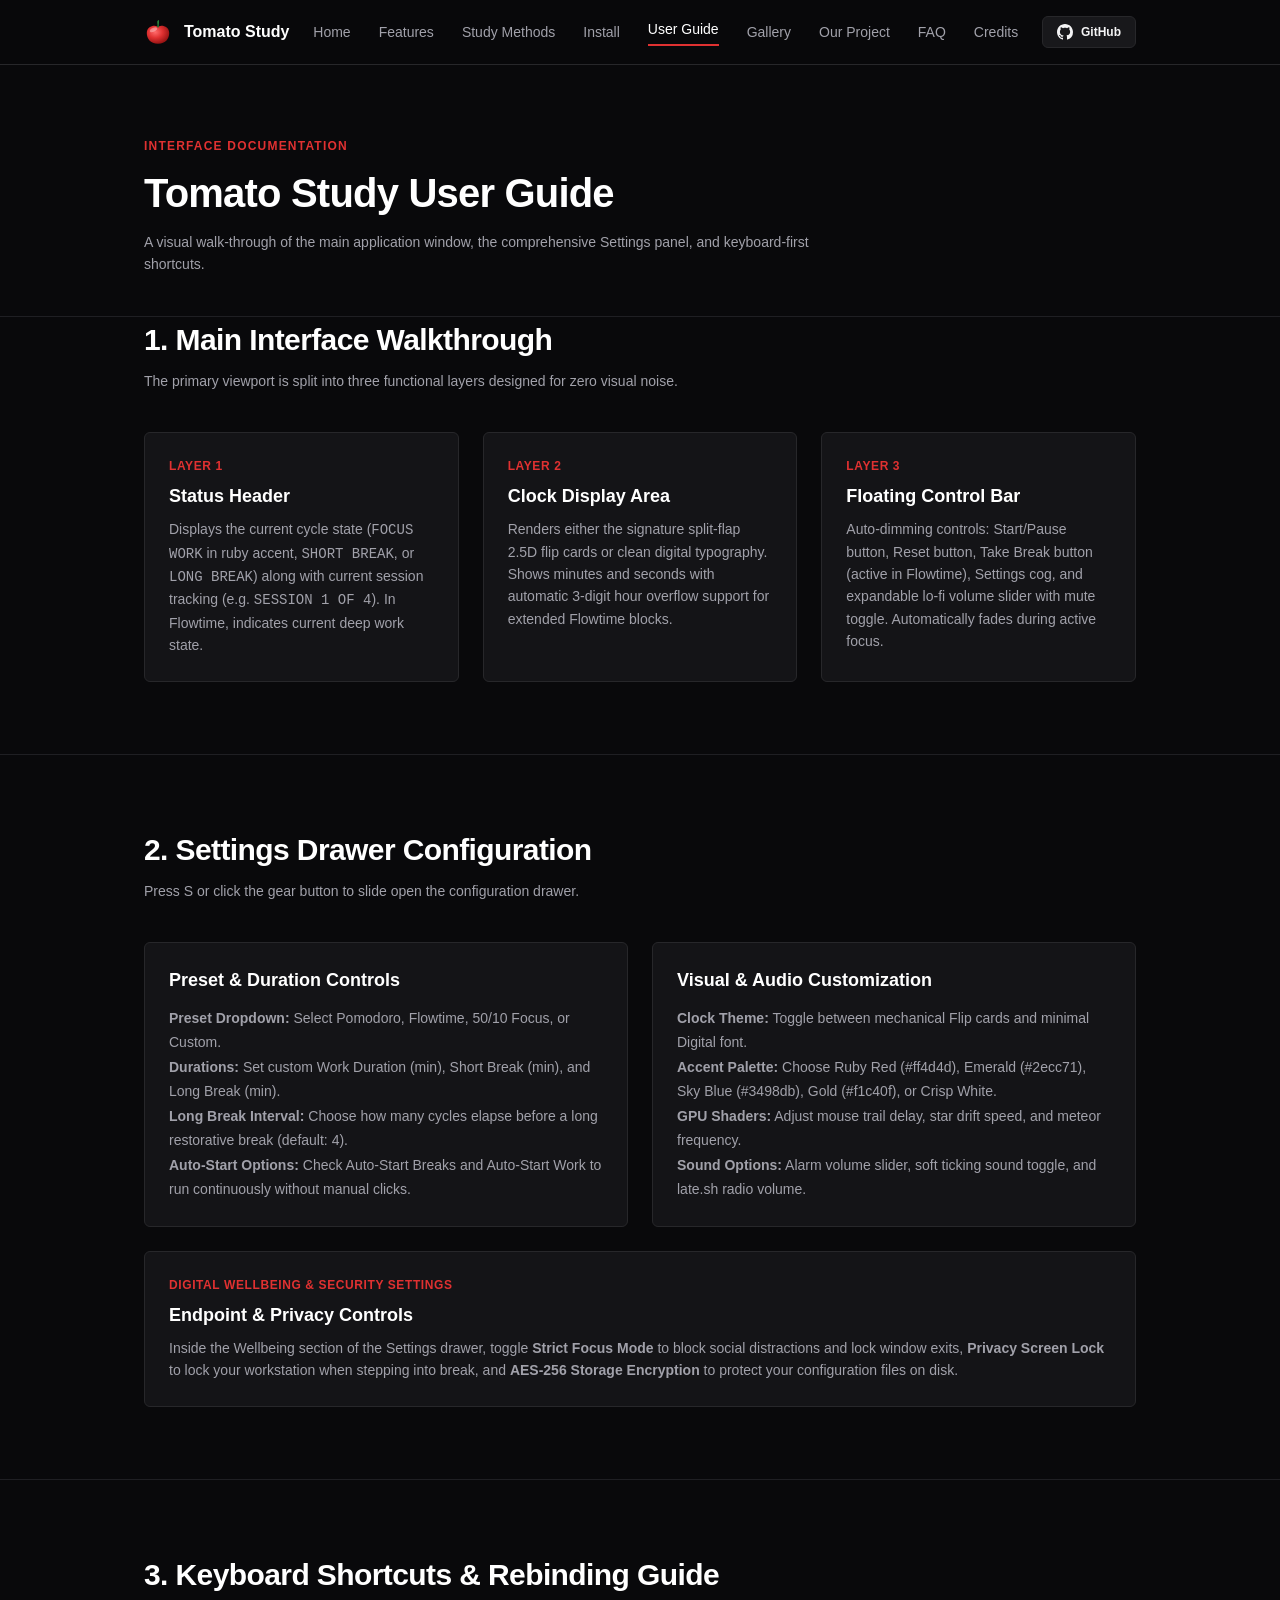
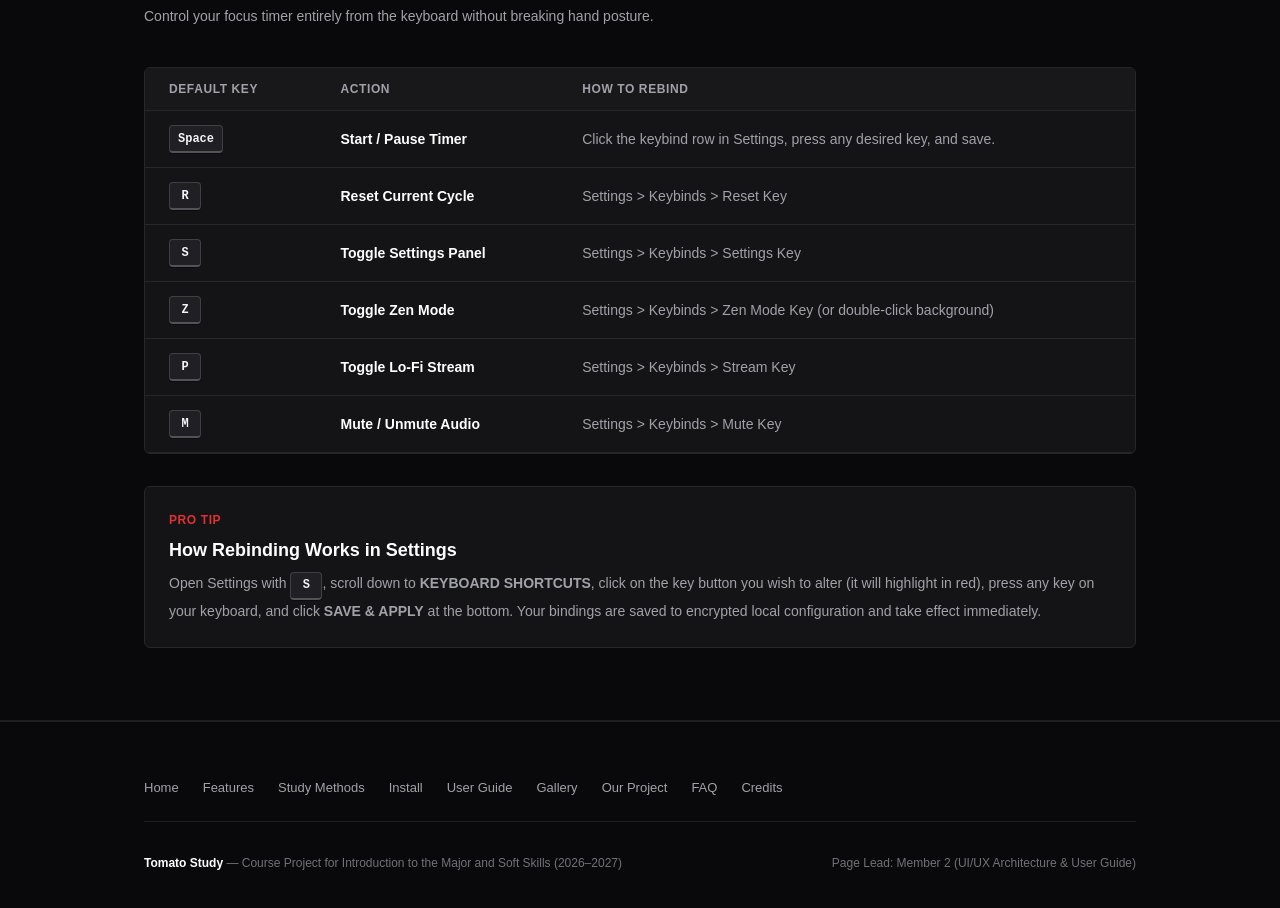
<file: docs/guide.html>
<!DOCTYPE html>
<html lang="en">
<head>
  <meta charset="UTF-8">
  <meta name="viewport" content="width=device-width, initial-scale=1.0">
  <title>Tomato Study — User Guide | Interface, Settings & Shortcuts</title>
  <meta name="description" content="Complete user guide for Tomato Study: main interface tour, settings drawer configuration, and keyboard shortcut rebinding.">
  <link rel="stylesheet" href="style.css">
</head>
<body>

  <!-- Header -->
  <header class="site-header">
    <div class="site-container header-row">
      <a href="index.html" class="brand-link">
        <svg xmlns="http://www.w3.org/2000/svg" viewBox="0 0 100 100" width="28" height="28" style="width:28px;height:28px;flex-shrink:0" aria-hidden="true">
          <defs>
            <radialGradient id="headerTomatoGrad" cx="38%" cy="35%" r="65%">
              <stop offset="0%" stop-color="#ff6b6b"/>
              <stop offset="50%" stop-color="#e03131"/>
              <stop offset="100%" stop-color="#991414"/>
            </radialGradient>
          </defs>
          <path d="M50,92 C22,92 10,74 10,54 C10,36 24,28 38,28 C44,28 48,31 50,33 C52,31 56,28 62,28 C76,28 90,36 90,54 C90,74 78,92 50,92 Z" fill="url(#headerTomatoGrad)"/>
          <ellipse cx="34" cy="42" rx="14" ry="7" transform="rotate(-25 34 42)" fill="#ffffff" opacity="0.35"/>
          <path d="M49,30 C49,18 45,10 52,7 C53,7 54,12 52,28 Z" fill="#2f9e44"/>
          <circle cx="50" cy="30" r="3.5" fill="#237032"/>
        </svg>
        <span>Tomato Study</span>
      </a>

      <nav class="nav-links" aria-label="Primary Navigation">
        <a href="index.html">Home</a>
        <a href="features.html">Features</a>
        <a href="methods.html">Study Methods</a>
        <a href="install.html">Install</a>
        <a href="guide.html" class="active">User Guide</a>
        <a href="gallery.html">Gallery</a>
        <a href="about.html">Our Project</a>
        <a href="faq.html">FAQ</a>
        <a href="credits.html">Credits</a>
      </nav>

      <div>
        <a href="https://github.com/ayuly/tomato-study" target="_blank" rel="noopener noreferrer" class="btn-github">
          <svg width="16" height="16" style="width:16px;height:16px;flex-shrink:0" viewBox="0 0 24 24" fill="currentColor" aria-hidden="true"><path d="M12 0C5.37 0 0 5.37 0 12c0 5.31 3.435 9.795 8.205 11.385.6.105.825-.255.825-.57 0-.285-.015-1.23-.015-2.235-3.015.555-3.795-.735-4.035-1.41-.135-.345-.72-1.41-1.23-1.695-.42-.225-1.02-.78-.015-.795.945-.015 1.62.87 1.845 1.23 1.08 1.815 2.805 1.305 3.495.99.105-.78.42-1.305.765-1.605-2.67-.3-5.46-1.335-5.46-5.925 0-1.305.465-2.385 1.23-3.225-.12-.3-.54-1.53.12-3.18 0 0 1.005-.315 3.3 1.23.96-.27 1.98-.405 3-.405s2.04.135 3 .405c2.295-1.56 3.3-1.23 3.3-1.23.66 1.65.24 2.88.12 3.18.765.84 1.23 1.905 1.23 3.225 0 4.605-2.805 5.625-5.475 5.925.435.375.81 1.095.81 2.22 0 1.605-.015 2.895-.015 3.3 0 .315.225.69.825.57A12.02 12.02 0 0024 12c0-6.63-5.37-12-12-12z"/></svg>
          <span>GitHub</span>
        </a>
      </div>
    </div>
  </header>

  <!-- Page Introduction -->
  <section class="section" style="padding-bottom:2.5rem">
    <div class="site-container">
      <div style="max-width:44rem">
        <div style="font-size:0.75rem;font-weight:700;letter-spacing:0.1em;text-transform:uppercase;color:var(--accent);margin-bottom:0.5rem">Interface Documentation</div>
        <h1 class="section-title" style="font-size:2.5rem">Tomato Study User Guide</h1>
        <p class="section-desc">
          A visual walk-through of the main application window, the comprehensive Settings panel, and keyboard-first shortcuts.
        </p>
      </div>
    </div>
  </section>

  <!-- Section 1: Main Screen Tour -->
  <section class="section" style="padding-top:0">
    <div class="site-container">
      <div style="margin-bottom:2.5rem">
        <h2 class="section-title">1. Main Interface Walkthrough</h2>
        <p class="section-desc">The primary viewport is split into three functional layers designed for zero visual noise.</p>
      </div>

      <div class="grid-3">
        <div class="card">
          <div class="card-tag">Layer 1</div>
          <h3 class="card-title">Status Header</h3>
          <p class="card-text">
            Displays the current cycle state (<code>FOCUS WORK</code> in ruby accent, <code>SHORT BREAK</code>, or <code>LONG BREAK</code>) along with current session tracking (e.g. <code>SESSION 1 OF 4</code>). In Flowtime, indicates current deep work state.
          </p>
        </div>

        <div class="card">
          <div class="card-tag">Layer 2</div>
          <h3 class="card-title">Clock Display Area</h3>
          <p class="card-text">
            Renders either the signature split-flap 2.5D flip cards or clean digital typography. Shows minutes and seconds with automatic 3-digit hour overflow support for extended Flowtime blocks.
          </p>
        </div>

        <div class="card">
          <div class="card-tag">Layer 3</div>
          <h3 class="card-title">Floating Control Bar</h3>
          <p class="card-text">
            Auto-dimming controls: Start/Pause button, Reset button, Take Break button (active in Flowtime), Settings cog, and expandable lo-fi volume slider with mute toggle. Automatically fades during active focus.
          </p>
        </div>
      </div>
    </div>
  </section>

  <!-- Section 2: Settings Panel Tour -->
  <section class="section">
    <div class="site-container">
      <div style="margin-bottom:2.5rem">
        <h2 class="section-title">2. Settings Drawer Configuration</h2>
        <p class="section-desc">Press S or click the gear button to slide open the configuration drawer.</p>
      </div>

      <div class="grid-2">
        <div class="card">
          <h3 class="card-title">Preset & Duration Controls</h3>
          <ul style="list-style:none;font-size:0.875rem;color:var(--text-secondary);line-height:1.75;margin-top:0.75rem">
            <li><strong>Preset Dropdown:</strong> Select Pomodoro, Flowtime, 50/10 Focus, or Custom.</li>
            <li><strong>Durations:</strong> Set custom Work Duration (min), Short Break (min), and Long Break (min).</li>
            <li><strong>Long Break Interval:</strong> Choose how many cycles elapse before a long restorative break (default: 4).</li>
            <li><strong>Auto-Start Options:</strong> Check Auto-Start Breaks and Auto-Start Work to run continuously without manual clicks.</li>
          </ul>
        </div>

        <div class="card">
          <h3 class="card-title">Visual & Audio Customization</h3>
          <ul style="list-style:none;font-size:0.875rem;color:var(--text-secondary);line-height:1.75;margin-top:0.75rem">
            <li><strong>Clock Theme:</strong> Toggle between mechanical Flip cards and minimal Digital font.</li>
            <li><strong>Accent Palette:</strong> Choose Ruby Red (#ff4d4d), Emerald (#2ecc71), Sky Blue (#3498db), Gold (#f1c40f), or Crisp White.</li>
            <li><strong>GPU Shaders:</strong> Adjust mouse trail delay, star drift speed, and meteor frequency.</li>
            <li><strong>Sound Options:</strong> Alarm volume slider, soft ticking sound toggle, and late.sh radio volume.</li>
          </ul>
        </div>
      </div>

      <div class="card" style="margin-top:1.5rem">
        <div class="card-tag">Digital Wellbeing & Security Settings</div>
        <h3 class="card-title">Endpoint & Privacy Controls</h3>
        <p class="card-text">
          Inside the Wellbeing section of the Settings drawer, toggle <strong>Strict Focus Mode</strong> to block social distractions and lock window exits, <strong>Privacy Screen Lock</strong> to lock your workstation when stepping into break, and <strong>AES-256 Storage Encryption</strong> to protect your configuration files on disk.
        </p>
      </div>
    </div>
  </section>

  <!-- Section 3: Keyboard Shortcuts & Rebinding -->
  <section id="shortcuts" class="section">
    <div class="site-container">
      <div style="margin-bottom:2.5rem">
        <h2 class="section-title">3. Keyboard Shortcuts & Rebinding Guide</h2>
        <p class="section-desc">Control your focus timer entirely from the keyboard without breaking hand posture.</p>
      </div>

      <div class="card" style="padding:0;overflow:hidden;margin-bottom:2rem">
        <table class="table-shortcuts">
          <thead>
            <tr>
              <th>Default Key</th>
              <th>Action</th>
              <th>How to Rebind</th>
            </tr>
          </thead>
          <tbody>
            <tr>
              <td><span class="keycap">Space</span></td>
              <td style="font-weight:600;color:#ffffff">Start / Pause Timer</td>
              <td style="color:var(--text-secondary)">Click the keybind row in Settings, press any desired key, and save.</td>
            </tr>
            <tr>
              <td><span class="keycap">R</span></td>
              <td style="font-weight:600;color:#ffffff">Reset Current Cycle</td>
              <td style="color:var(--text-secondary)">Settings &gt; Keybinds &gt; Reset Key</td>
            </tr>
            <tr>
              <td><span class="keycap">S</span></td>
              <td style="font-weight:600;color:#ffffff">Toggle Settings Panel</td>
              <td style="color:var(--text-secondary)">Settings &gt; Keybinds &gt; Settings Key</td>
            </tr>
            <tr>
              <td><span class="keycap">Z</span></td>
              <td style="font-weight:600;color:#ffffff">Toggle Zen Mode</td>
              <td style="color:var(--text-secondary)">Settings &gt; Keybinds &gt; Zen Mode Key (or double-click background)</td>
            </tr>
            <tr>
              <td><span class="keycap">P</span></td>
              <td style="font-weight:600;color:#ffffff">Toggle Lo-Fi Stream</td>
              <td style="color:var(--text-secondary)">Settings &gt; Keybinds &gt; Stream Key</td>
            </tr>
            <tr>
              <td><span class="keycap">M</span></td>
              <td style="font-weight:600;color:#ffffff">Mute / Unmute Audio</td>
              <td style="color:var(--text-secondary)">Settings &gt; Keybinds &gt; Mute Key</td>
            </tr>
          </tbody>
        </table>
      </div>

      <div class="card">
        <div class="card-tag">Pro Tip</div>
        <h3 class="card-title">How Rebinding Works in Settings</h3>
        <p class="card-text">
          Open Settings with <span class="keycap">S</span>, scroll down to <strong>KEYBOARD SHORTCUTS</strong>, click on the key button you wish to alter (it will highlight in red), press any key on your keyboard, and click <strong>SAVE & APPLY</strong> at the bottom. Your bindings are saved to encrypted local configuration and take effect immediately.
        </p>
      </div>
    </div>
  </section>

  <!-- Footer -->
  <footer class="site-footer">
    <div class="site-container">
      <nav class="footer-nav" aria-label="Footer Navigation">
        <a href="index.html">Home</a>
        <a href="features.html">Features</a>
        <a href="methods.html">Study Methods</a>
        <a href="install.html">Install</a>
        <a href="guide.html">User Guide</a>
        <a href="gallery.html">Gallery</a>
        <a href="about.html">Our Project</a>
        <a href="faq.html">FAQ</a>
        <a href="credits.html">Credits</a>
      </nav>

      <div class="footer-row">
        <div>
          <strong style="color:#ffffff">Tomato Study</strong> — Course Project for Introduction to the Major and Soft Skills (2026–2027)
        </div>
        <div style="color:var(--text-muted)">
          Page Lead: Member 2 (UI/UX Architecture & User Guide)
        </div>
      </div>
    </div>
  </footer>

</body>
</html>
</file>
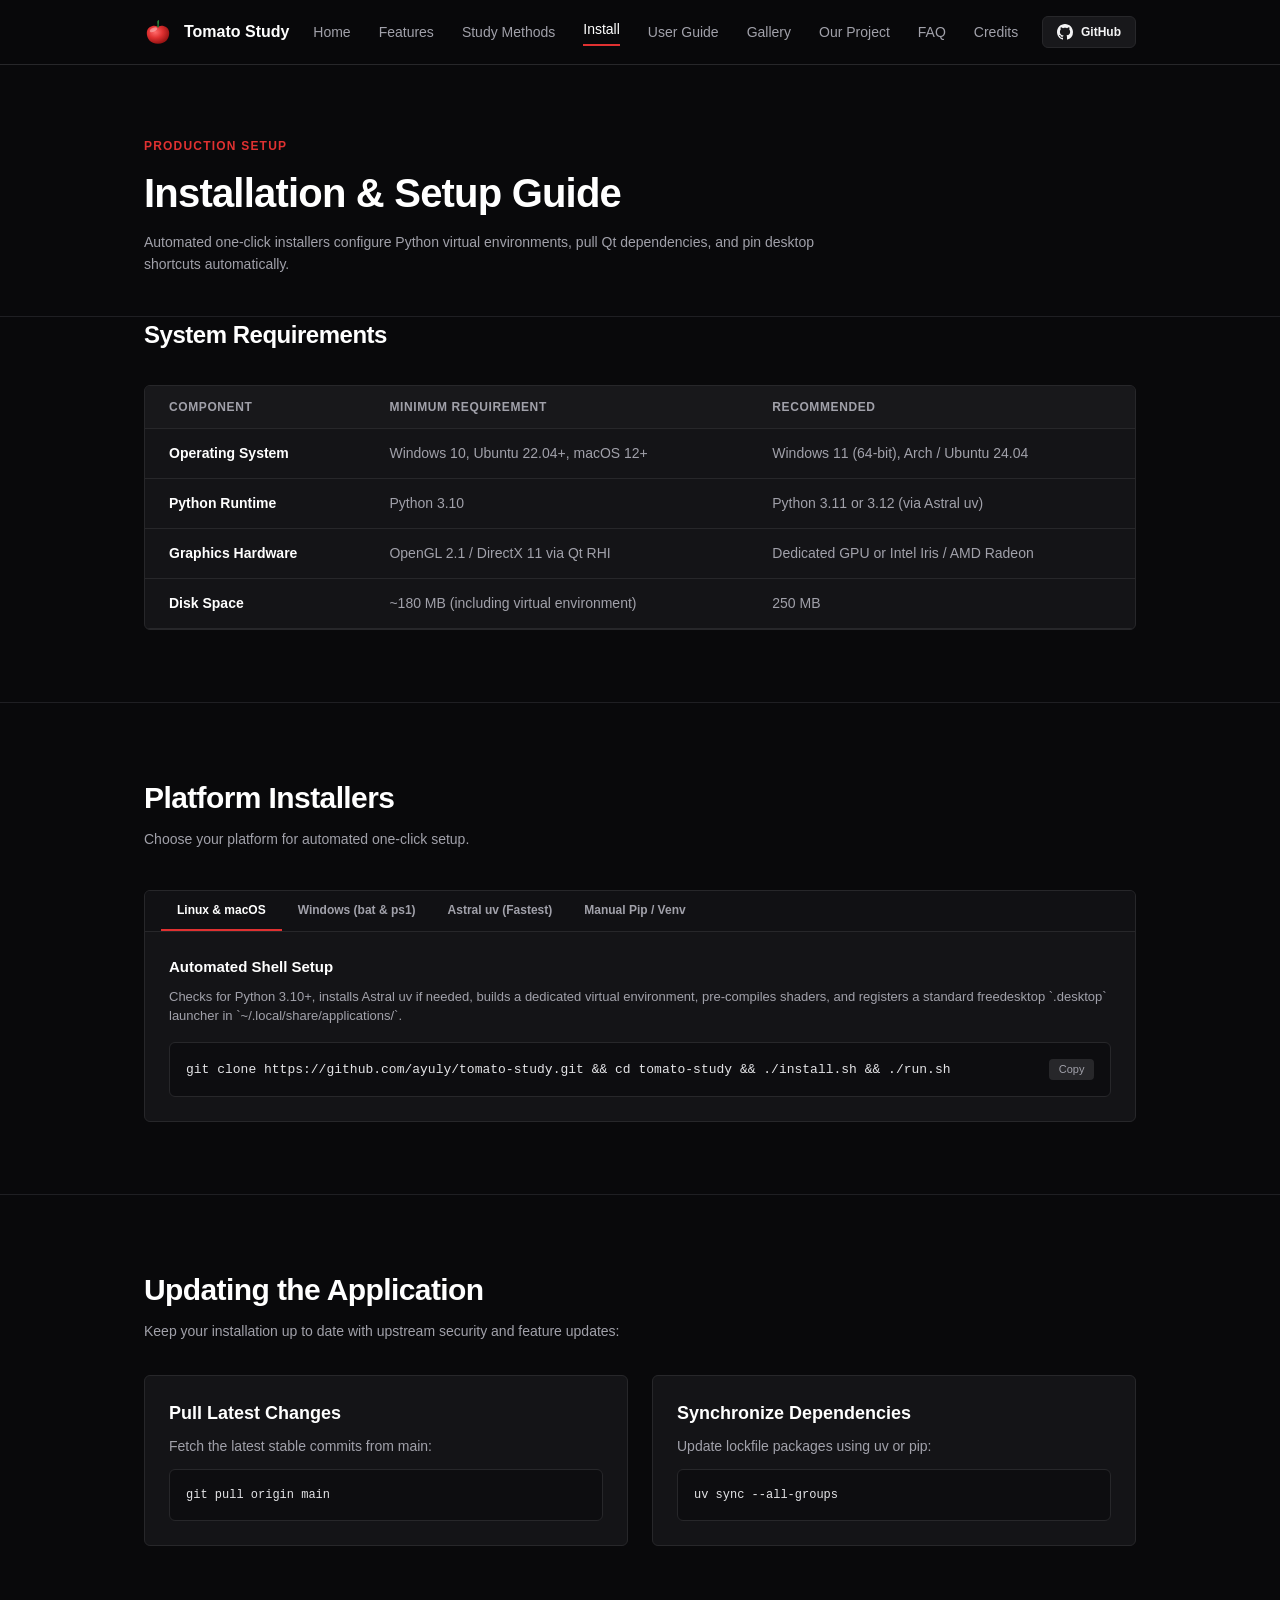
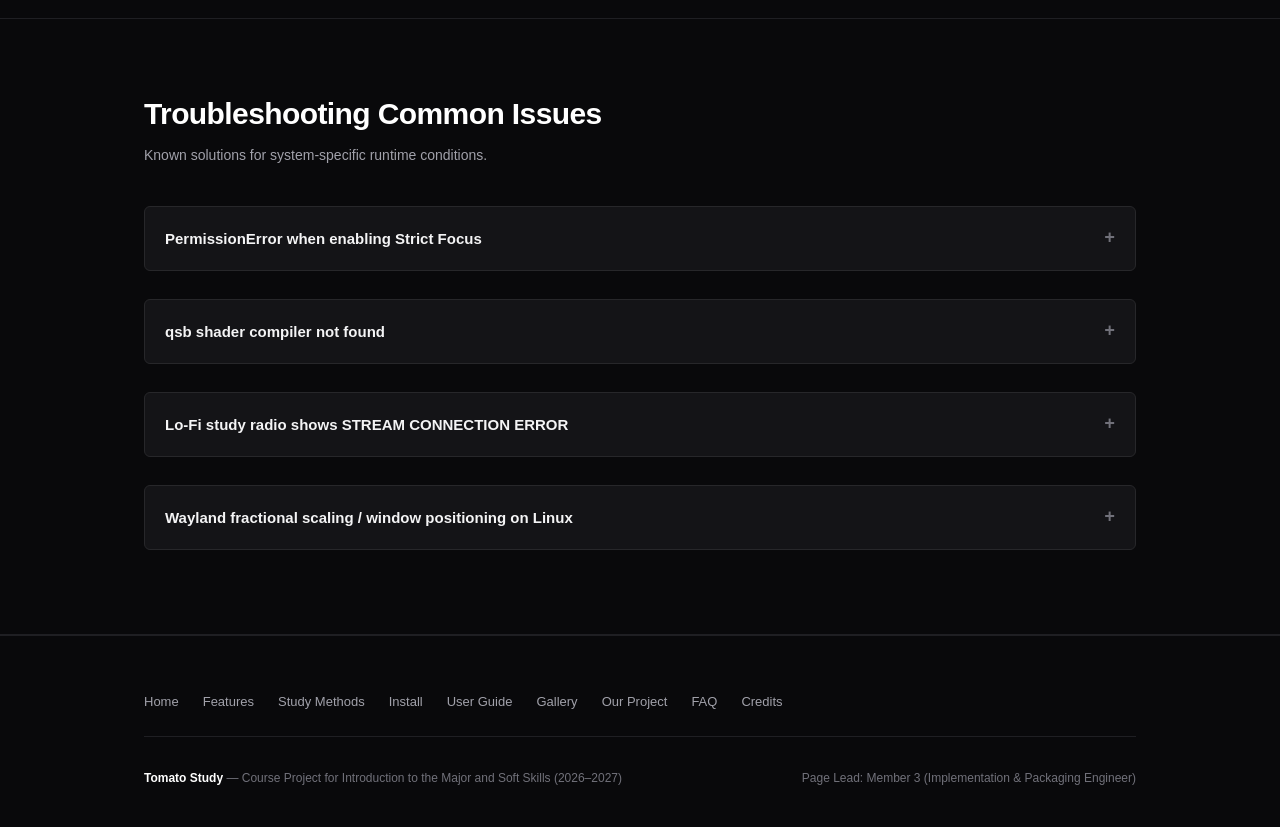
<file: docs/install.html>
<!DOCTYPE html>
<html lang="en">
<head>
  <meta charset="UTF-8">
  <meta name="viewport" content="width=device-width, initial-scale=1.0">
  <title>Tomato Study — Installation & Setup | Windows, Linux & macOS</title>
  <meta name="description" content="Production installation guide for Tomato Study: system requirements, automated setup scripts, updating, and troubleshooting common runtime issues.">
  <link rel="stylesheet" href="style.css">
</head>
<body>

  <!-- Header -->
  <header class="site-header">
    <div class="site-container header-row">
      <a href="index.html" class="brand-link">
        <svg xmlns="http://www.w3.org/2000/svg" viewBox="0 0 100 100" width="28" height="28" style="width:28px;height:28px;flex-shrink:0" aria-hidden="true">
          <defs>
            <radialGradient id="headerTomatoGrad" cx="38%" cy="35%" r="65%">
              <stop offset="0%" stop-color="#ff6b6b"/>
              <stop offset="50%" stop-color="#e03131"/>
                <stop offset="100%" stop-color="#991414"/>
            </radialGradient>
          </defs>
          <path d="M50,92 C22,92 10,74 10,54 C10,36 24,28 38,28 C44,28 48,31 50,33 C52,31 56,28 62,28 C76,28 90,36 90,54 C90,74 78,92 50,92 Z" fill="url(#headerTomatoGrad)"/>
          <ellipse cx="34" cy="42" rx="14" ry="7" transform="rotate(-25 34 42)" fill="#ffffff" opacity="0.35"/>
          <path d="M49,30 C49,18 45,10 52,7 C53,7 54,12 52,28 Z" fill="#2f9e44"/>
          <circle cx="50" cy="30" r="3.5" fill="#237032"/>
        </svg>
        <span>Tomato Study</span>
      </a>

      <nav class="nav-links" aria-label="Primary Navigation">
        <a href="index.html">Home</a>
        <a href="features.html">Features</a>
        <a href="methods.html">Study Methods</a>
        <a href="install.html" class="active">Install</a>
        <a href="guide.html">User Guide</a>
        <a href="gallery.html">Gallery</a>
        <a href="about.html">Our Project</a>
        <a href="faq.html">FAQ</a>
        <a href="credits.html">Credits</a>
      </nav>

      <div>
        <a href="https://github.com/ayuly/tomato-study" target="_blank" rel="noopener noreferrer" class="btn-github">
          <svg width="16" height="16" style="width:16px;height:16px;flex-shrink:0" viewBox="0 0 24 24" fill="currentColor" aria-hidden="true"><path d="M12 0C5.37 0 0 5.37 0 12c0 5.31 3.435 9.795 8.205 11.385.6.105.825-.255.825-.57 0-.285-.015-1.23-.015-2.235-3.015.555-3.795-.735-4.035-1.41-.135-.345-.72-1.41-1.23-1.695-.42-.225-1.02-.78-.015-.795.945-.015 1.62.87 1.845 1.23 1.08 1.815 2.805 1.305 3.495.99.105-.78.42-1.305.765-1.605-2.67-.3-5.46-1.335-5.46-5.925 0-1.305.465-2.385 1.23-3.225-.12-.3-.54-1.53.12-3.18 0 0 1.005-.315 3.3 1.23.96-.27 1.98-.405 3-.405s2.04.135 3 .405c2.295-1.56 3.3-1.23 3.3-1.23.66 1.65.24 2.88.12 3.18.765.84 1.23 1.905 1.23 3.225 0 4.605-2.805 5.625-5.475 5.925.435.375.81 1.095.81 2.22 0 1.605-.015 2.895-.015 3.3 0 .315.225.69.825.57A12.02 12.02 0 0024 12c0-6.63-5.37-12-12-12z"/></svg>
          <span>GitHub</span>
        </a>
      </div>
    </div>
  </header>

  <!-- Page Header -->
  <section class="section" style="padding-bottom:2.5rem">
    <div class="site-container">
      <div style="max-width:44rem">
        <div style="font-size:0.75rem;font-weight:700;letter-spacing:0.1em;text-transform:uppercase;color:var(--accent);margin-bottom:0.5rem">Production Setup</div>
        <h1 class="section-title" style="font-size:2.5rem">Installation & Setup Guide</h1>
        <p class="section-desc">
          Automated one-click installers configure Python virtual environments, pull Qt dependencies, and pin desktop shortcuts automatically.
        </p>
      </div>
    </div>
  </section>

  <!-- System Requirements Section -->
  <section class="section" style="padding-top:0">
    <div class="site-container">
      <div style="margin-bottom:2rem">
        <h2 class="section-title" style="font-size:1.5rem">System Requirements</h2>
      </div>

      <div class="card" style="padding:0;overflow:hidden">
        <table class="table-shortcuts">
          <thead>
            <tr>
              <th>Component</th>
              <th>Minimum Requirement</th>
              <th>Recommended</th>
            </tr>
          </thead>
          <tbody>
            <tr>
              <td style="font-weight:600;color:#ffffff">Operating System</td>
              <td style="color:var(--text-secondary)">Windows 10, Ubuntu 22.04+, macOS 12+</td>
              <td style="color:var(--text-secondary)">Windows 11 (64-bit), Arch / Ubuntu 24.04</td>
            </tr>
            <tr>
              <td style="font-weight:600;color:#ffffff">Python Runtime</td>
              <td style="color:var(--text-secondary)">Python 3.10</td>
              <td style="color:var(--text-secondary)">Python 3.11 or 3.12 (via Astral uv)</td>
            </tr>
            <tr>
              <td style="font-weight:600;color:#ffffff">Graphics Hardware</td>
              <td style="color:var(--text-secondary)">OpenGL 2.1 / DirectX 11 via Qt RHI</td>
              <td style="color:var(--text-secondary)">Dedicated GPU or Intel Iris / AMD Radeon</td>
            </tr>
            <tr>
              <td style="font-weight:600;color:#ffffff">Disk Space</td>
              <td style="color:var(--text-secondary)">~180 MB (including virtual environment)</td>
              <td style="color:var(--text-secondary)">250 MB</td>
            </tr>
          </tbody>
        </table>
      </div>
    </div>
  </section>

  <!-- Interactive Installation Tabs -->
  <section class="section">
    <div class="site-container">
      <div style="margin-bottom:2.5rem">
        <h2 class="section-title">Platform Installers</h2>
        <p class="section-desc">Choose your platform for automated one-click setup.</p>
      </div>

      <div class="card" style="padding:0;overflow:hidden">
        <div class="tab-nav">
          <button type="button" class="tab-btn active" data-target="tab-linux">Linux & macOS</button>
          <button type="button" class="tab-btn" data-target="tab-windows">Windows (bat & ps1)</button>
          <button type="button" class="tab-btn" data-target="tab-uv">Astral uv (Fastest)</button>
          <button type="button" class="tab-btn" data-target="tab-manual">Manual Pip / Venv</button>
        </div>

        <div>
          <!-- Linux & macOS -->
          <div id="tab-linux" class="tab-content active">
            <h3 style="font-size:0.9375rem;font-weight:600;color:#ffffff;margin-bottom:0.5rem">Automated Shell Setup</h3>
            <p style="font-size:0.8125rem;color:var(--text-secondary);margin-bottom:1rem">
              Checks for Python 3.10+, installs Astral uv if needed, builds a dedicated virtual environment, pre-compiles shaders, and registers a standard freedesktop `.desktop` launcher in `~/.local/share/applications/`.
            </p>
            <div class="code-box">
              <code>git clone https://github.com/ayuly/tomato-study.git &amp;&amp; cd tomato-study &amp;&amp; ./install.sh &amp;&amp; ./run.sh</code>
              <button type="button" onclick="copySnippet(this)" class="btn-copy">Copy</button>
            </div>
          </div>

          <!-- Windows -->
          <div id="tab-windows" class="tab-content">
            <h3 style="font-size:0.9375rem;font-weight:600;color:#ffffff;margin-bottom:0.5rem">Automated Windows Setup</h3>
            <p style="font-size:0.8125rem;color:var(--text-secondary);margin-bottom:1rem">
              Run inside PowerShell or CMD (or simply double-click `install.bat`). Handles execution policy bypass, prepares virtual environment, installs dependencies, and creates a desktop shortcut.
            </p>
            <div class="code-box">
              <code>git clone https://github.com/ayuly/tomato-study.git ; cd tomato-study ; .\install.bat ; .\run.bat</code>
              <button type="button" onclick="copySnippet(this)" class="btn-copy">Copy</button>
            </div>
          </div>

          <!-- Astral uv -->
          <div id="tab-uv" class="tab-content">
            <h3 style="font-size:0.9375rem;font-weight:600;color:#ffffff;margin-bottom:0.5rem">One-Command Direct Execution with uv</h3>
            <p style="font-size:0.8125rem;color:var(--text-secondary);margin-bottom:1rem">
              If you have <a href="https://github.com/astral-sh/uv" target="_blank" rel="noopener noreferrer" style="color:var(--accent);text-decoration:underline">Astral uv</a> installed on your system, you can run directly without manual virtual environment creation:
            </p>
            <div class="code-box">
              <code>uv run python src/main.py</code>
              <button type="button" onclick="copySnippet(this)" class="btn-copy">Copy</button>
            </div>
          </div>

          <!-- Manual Pip -->
          <div id="tab-manual" class="tab-content">
            <h3 style="font-size:0.9375rem;font-weight:600;color:#ffffff;margin-bottom:0.5rem">Standard Python Venv</h3>
            <p style="font-size:0.8125rem;color:var(--text-secondary);margin-bottom:1rem">
              Standard Python packaging without automation scripts:
            </p>
            <div class="code-box">
              <code>python3 -m venv .venv &amp;&amp; source .venv/bin/activate &amp;&amp; pip install -e . &amp;&amp; python src/main.py</code>
              <button type="button" onclick="copySnippet(this)" class="btn-copy">Copy</button>
            </div>
          </div>
        </div>
      </div>
    </div>
  </section>

  <!-- Updating & Maintenance -->
  <section class="section">
    <div class="site-container">
      <div style="max-width:44rem;margin-bottom:2rem">
        <h2 class="section-title">Updating the Application</h2>
        <p class="section-desc">Keep your installation up to date with upstream security and feature updates:</p>
      </div>

      <div class="grid-2">
        <div class="card">
          <h3 class="card-title">Pull Latest Changes</h3>
          <p class="card-text">
            Fetch the latest stable commits from main:
          </p>
          <div class="code-box" style="margin-top:0.75rem;font-size:0.75rem">
            <code>git pull origin main</code>
          </div>
        </div>

        <div class="card">
          <h3 class="card-title">Synchronize Dependencies</h3>
          <p class="card-text">
            Update lockfile packages using uv or pip:
          </p>
          <div class="code-box" style="margin-top:0.75rem;font-size:0.75rem">
            <code>uv sync --all-groups</code>
          </div>
        </div>
      </div>
    </div>
  </section>

  <!-- Troubleshooting Guide -->
  <section class="section">
    <div class="site-container">
      <div style="margin-bottom:2.5rem">
        <h2 class="section-title">Troubleshooting Common Issues</h2>
        <p class="section-desc">Known solutions for system-specific runtime conditions.</p>
      </div>

      <div style="display:flex;flex-direction:column;gap:1rem">
        <details class="faq-item">
          <summary class="faq-question">PermissionError when enabling Strict Focus</summary>
          <div class="faq-answer">
            Modifying the operating system <code>hosts</code> file requires elevated administrative rights. On Windows, right-click your terminal or launcher and select <strong>Run as Administrator</strong>. On Linux or macOS, run the launch script with appropriate file permissions or run under sudo. Tomato Study catches this safely and emits an in-app alert without crashing.
          </div>
        </details>

        <details class="faq-item">
          <summary class="faq-question">qsb shader compiler not found</summary>
          <div class="faq-answer">
            Tomato Study pre-compiles <code>shader.frag.qsb</code> and ships it inside the <code>ui/</code> folder. If you modify <code>shader.frag</code> and the <code>qsb</code> tool is not found, the app safely falls back to using the existing pre-compiled binary shader without interruption.
          </div>
        </details>

        <details class="faq-item">
          <summary class="faq-question">Lo-Fi study radio shows STREAM CONNECTION ERROR</summary>
          <div class="faq-answer">
            The study radio streams live from <code>https://audio.late.sh/stream</code>. If your internet connection drops or the upstream radio undergoes routine maintenance, the internal audio streamer will attempt automatic reconnection every 5 seconds. The rest of the timer and OpenGL shaders function completely offline.
          </div>
        </details>

        <details class="faq-item">
          <summary class="faq-question">Wayland fractional scaling / window positioning on Linux</summary>
          <div class="faq-answer">
            If your Linux compositor (e.g., GNOME on Wayland or Hyprland) has display scaling issues, you can enforce XWayland compatibility by starting with: <code>QT_QPA_PLATFORM=xcb ./run.sh</code>.
          </div>
        </details>
      </div>
    </div>
  </section>

  <!-- Footer -->
  <footer class="site-footer">
    <div class="site-container">
      <nav class="footer-nav" aria-label="Footer Navigation">
        <a href="index.html">Home</a>
        <a href="features.html">Features</a>
        <a href="methods.html">Study Methods</a>
        <a href="install.html">Install</a>
        <a href="guide.html">User Guide</a>
        <a href="gallery.html">Gallery</a>
        <a href="about.html">Our Project</a>
        <a href="faq.html">FAQ</a>
        <a href="credits.html">Credits</a>
      </nav>

      <div class="footer-row">
        <div>
          <strong style="color:#ffffff">Tomato Study</strong> — Course Project for Introduction to the Major and Soft Skills (2026–2027)
        </div>
        <div style="color:var(--text-muted)">
          Page Lead: Member 3 (Implementation & Packaging Engineer)
        </div>
      </div>
    </div>
  </footer>

  <script src="script.js"></script>
</body>
</html>
</file>
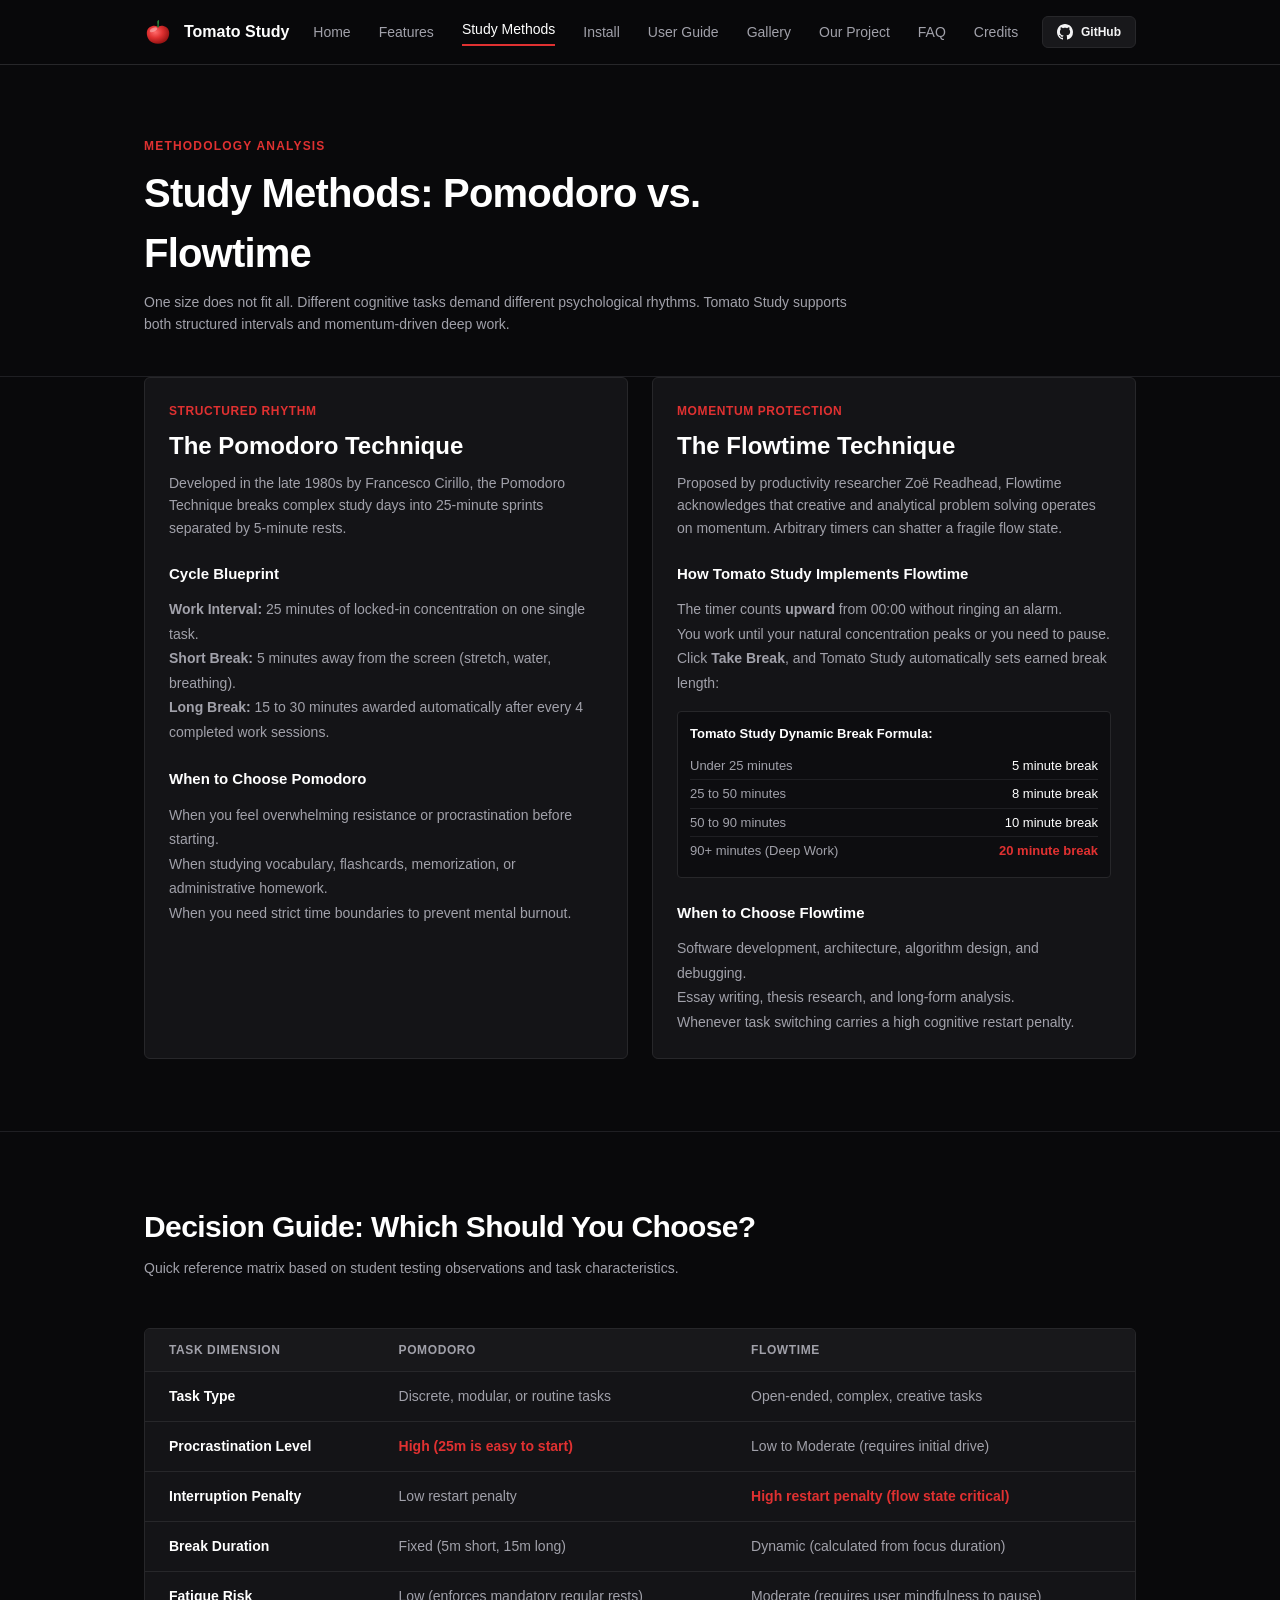
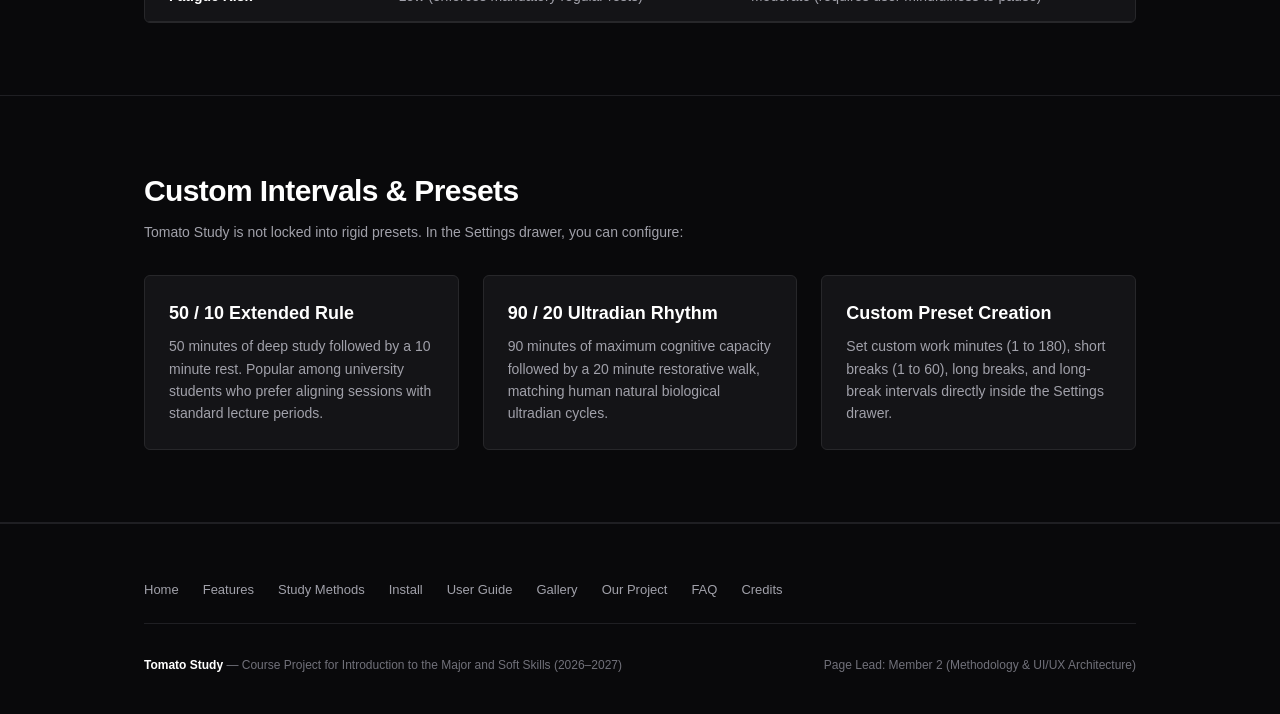
<file: docs/methods.html>
<!DOCTYPE html>
<html lang="en">
<head>
  <meta charset="UTF-8">
  <meta name="viewport" content="width=device-width, initial-scale=1.0">
  <title>Tomato Study — Study Methods | Pomodoro vs Flowtime</title>
  <meta name="description" content="Detailed guide to scientific study methods in Tomato Study: Pomodoro cycles, Flowtime momentum, dynamic break formulas, and which to choose.">
  <link rel="stylesheet" href="style.css">
</head>
<body>

  <!-- Header -->
  <header class="site-header">
    <div class="site-container header-row">
      <a href="index.html" class="brand-link">
        <svg xmlns="http://www.w3.org/2000/svg" viewBox="0 0 100 100" width="28" height="28" style="width:28px;height:28px;flex-shrink:0" aria-hidden="true">
          <defs>
            <radialGradient id="headerTomatoGrad" cx="38%" cy="35%" r="65%">
              <stop offset="0%" stop-color="#ff6b6b"/>
              <stop offset="50%" stop-color="#e03131"/>
              <stop offset="100%" stop-color="#991414"/>
            </radialGradient>
          </defs>
          <path d="M50,92 C22,92 10,74 10,54 C10,36 24,28 38,28 C44,28 48,31 50,33 C52,31 56,28 62,28 C76,28 90,36 90,54 C90,74 78,92 50,92 Z" fill="url(#headerTomatoGrad)"/>
          <ellipse cx="34" cy="42" rx="14" ry="7" transform="rotate(-25 34 42)" fill="#ffffff" opacity="0.35"/>
          <path d="M49,30 C49,18 45,10 52,7 C53,7 54,12 52,28 Z" fill="#2f9e44"/>
          <circle cx="50" cy="30" r="3.5" fill="#237032"/>
        </svg>
        <span>Tomato Study</span>
      </a>

      <nav class="nav-links" aria-label="Primary Navigation">
        <a href="index.html">Home</a>
        <a href="features.html">Features</a>
        <a href="methods.html" class="active">Study Methods</a>
        <a href="install.html">Install</a>
        <a href="guide.html">User Guide</a>
        <a href="gallery.html">Gallery</a>
        <a href="about.html">Our Project</a>
        <a href="faq.html">FAQ</a>
        <a href="credits.html">Credits</a>
      </nav>

      <div>
        <a href="https://github.com/ayuly/tomato-study" target="_blank" rel="noopener noreferrer" class="btn-github">
          <svg width="16" height="16" style="width:16px;height:16px;flex-shrink:0" viewBox="0 0 24 24" fill="currentColor" aria-hidden="true"><path d="M12 0C5.37 0 0 5.37 0 12c0 5.31 3.435 9.795 8.205 11.385.6.105.825-.255.825-.57 0-.285-.015-1.23-.015-2.235-3.015.555-3.795-.735-4.035-1.41-.135-.345-.72-1.41-1.23-1.695-.42-.225-1.02-.78-.015-.795.945-.015 1.62.87 1.845 1.23 1.08 1.815 2.805 1.305 3.495.99.105-.78.42-1.305.765-1.605-2.67-.3-5.46-1.335-5.46-5.925 0-1.305.465-2.385 1.23-3.225-.12-.3-.54-1.53.12-3.18 0 0 1.005-.315 3.3 1.23.96-.27 1.98-.405 3-.405s2.04.135 3 .405c2.295-1.56 3.3-1.23 3.3-1.23.66 1.65.24 2.88.12 3.18.765.84 1.23 1.905 1.23 3.225 0 4.605-2.805 5.625-5.475 5.925.435.375.81 1.095.81 2.22 0 1.605-.015 2.895-.015 3.3 0 .315.225.69.825.57A12.02 12.02 0 0024 12c0-6.63-5.37-12-12-12z"/></svg>
          <span>GitHub</span>
        </a>
      </div>
    </div>
  </header>

  <!-- Introduction -->
  <section class="section" style="padding-bottom:2.5rem">
    <div class="site-container">
      <div style="max-width:44rem">
        <div style="font-size:0.75rem;font-weight:700;letter-spacing:0.1em;text-transform:uppercase;color:var(--accent);margin-bottom:0.5rem">Methodology Analysis</div>
        <h1 class="section-title" style="font-size:2.5rem">Study Methods: Pomodoro vs. Flowtime</h1>
        <p class="section-desc">
          One size does not fit all. Different cognitive tasks demand different psychological rhythms. Tomato Study supports both structured intervals and momentum-driven deep work.
        </p>
      </div>
    </div>
  </section>

  <!-- Method Comparison Breakdown -->
  <section class="section" style="padding-top:0">
    <div class="site-container">
      <div class="grid-2">

        <!-- Pomodoro Section -->
        <div class="card">
          <div class="card-tag">Structured Rhythm</div>
          <h2 class="card-title" style="font-size:1.5rem">The Pomodoro Technique</h2>
          <p class="card-text" style="margin-top:0.5rem">
            Developed in the late 1980s by Francesco Cirillo, the Pomodoro Technique breaks complex study days into 25-minute sprints separated by 5-minute rests.
          </p>

          <h3 style="font-size:0.9375rem;font-weight:600;color:#ffffff;margin-top:1.5rem;margin-bottom:0.75rem">Cycle Blueprint</h3>
          <ul style="list-style:none;font-size:0.875rem;color:var(--text-secondary);line-height:1.75">
            <li><strong>Work Interval:</strong> 25 minutes of locked-in concentration on one single task.</li>
            <li><strong>Short Break:</strong> 5 minutes away from the screen (stretch, water, breathing).</li>
            <li><strong>Long Break:</strong> 15 to 30 minutes awarded automatically after every 4 completed work sessions.</li>
          </ul>

          <h3 style="font-size:0.9375rem;font-weight:600;color:#ffffff;margin-top:1.5rem;margin-bottom:0.75rem">When to Choose Pomodoro</h3>
          <ul style="list-style:none;font-size:0.875rem;color:var(--text-secondary);line-height:1.75">
            <li>When you feel overwhelming resistance or procrastination before starting.</li>
            <li>When studying vocabulary, flashcards, memorization, or administrative homework.</li>
            <li>When you need strict time boundaries to prevent mental burnout.</li>
          </ul>
        </div>

        <!-- Flowtime Section -->
        <div class="card">
          <div class="card-tag">Momentum Protection</div>
          <h2 class="card-title" style="font-size:1.5rem">The Flowtime Technique</h2>
          <p class="card-text" style="margin-top:0.5rem">
            Proposed by productivity researcher Zoë Readhead, Flowtime acknowledges that creative and analytical problem solving operates on momentum. Arbitrary timers can shatter a fragile flow state.
          </p>

          <h3 style="font-size:0.9375rem;font-weight:600;color:#ffffff;margin-top:1.5rem;margin-bottom:0.75rem">How Tomato Study Implements Flowtime</h3>
          <ul style="list-style:none;font-size:0.875rem;color:var(--text-secondary);line-height:1.75">
            <li>The timer counts <strong>upward</strong> from 00:00 without ringing an alarm.</li>
            <li>You work until your natural concentration peaks or you need to pause.</li>
            <li>Click <strong>Take Break</strong>, and Tomato Study automatically sets earned break length:</li>
          </ul>

          <!-- Formula Table -->
          <div style="background-color:#0d0d10;border:1px solid var(--border);border-radius:4px;padding:0.75rem;margin-top:1rem;font-size:0.8125rem">
            <div style="font-weight:600;color:#ffffff;margin-bottom:0.5rem">Tomato Study Dynamic Break Formula:</div>
            <table style="width:100%;border-collapse:collapse;color:var(--text-secondary)">
              <tr style="border-bottom:1px solid #1f1f23"><td style="padding:0.25rem 0">Under 25 minutes</td><td style="text-align:right;color:#ffffff">5 minute break</td></tr>
              <tr style="border-bottom:1px solid #1f1f23"><td style="padding:0.25rem 0">25 to 50 minutes</td><td style="text-align:right;color:#ffffff">8 minute break</td></tr>
              <tr style="border-bottom:1px solid #1f1f23"><td style="padding:0.25rem 0">50 to 90 minutes</td><td style="text-align:right;color:#ffffff">10 minute break</td></tr>
              <tr><td style="padding:0.25rem 0">90+ minutes (Deep Work)</td><td style="text-align:right;color:var(--accent);font-weight:600">20 minute break</td></tr>
            </table>
          </div>

          <h3 style="font-size:0.9375rem;font-weight:600;color:#ffffff;margin-top:1.5rem;margin-bottom:0.75rem">When to Choose Flowtime</h3>
          <ul style="list-style:none;font-size:0.875rem;color:var(--text-secondary);line-height:1.75">
            <li>Software development, architecture, algorithm design, and debugging.</li>
            <li>Essay writing, thesis research, and long-form analysis.</li>
            <li>Whenever task switching carries a high cognitive restart penalty.</li>
          </ul>
        </div>
      </div>
    </div>
  </section>

  <!-- Decision Framework Matrix -->
  <section class="section">
    <div class="site-container">
      <div style="margin-bottom:3rem">
        <h2 class="section-title">Decision Guide: Which Should You Choose?</h2>
        <p class="section-desc">Quick reference matrix based on student testing observations and task characteristics.</p>
      </div>

      <div class="card" style="padding:0;overflow:hidden">
        <table class="table-shortcuts">
          <thead>
            <tr>
              <th>Task Dimension</th>
              <th>Pomodoro</th>
              <th>Flowtime</th>
            </tr>
          </thead>
          <tbody>
            <tr>
              <td style="font-weight:600;color:#ffffff">Task Type</td>
              <td style="color:var(--text-secondary)">Discrete, modular, or routine tasks</td>
              <td style="color:var(--text-secondary)">Open-ended, complex, creative tasks</td>
            </tr>
            <tr>
              <td style="font-weight:600;color:#ffffff">Procrastination Level</td>
              <td style="color:var(--accent);font-weight:600">High (25m is easy to start)</td>
              <td style="color:var(--text-secondary)">Low to Moderate (requires initial drive)</td>
            </tr>
            <tr>
              <td style="font-weight:600;color:#ffffff">Interruption Penalty</td>
              <td style="color:var(--text-secondary)">Low restart penalty</td>
              <td style="color:var(--accent);font-weight:600">High restart penalty (flow state critical)</td>
            </tr>
            <tr>
              <td style="font-weight:600;color:#ffffff">Break Duration</td>
              <td style="color:var(--text-secondary)">Fixed (5m short, 15m long)</td>
              <td style="color:var(--text-secondary)">Dynamic (calculated from focus duration)</td>
            </tr>
            <tr>
              <td style="font-weight:600;color:#ffffff">Fatigue Risk</td>
              <td style="color:var(--text-secondary)">Low (enforces mandatory regular rests)</td>
              <td style="color:var(--text-secondary)">Moderate (requires user mindfulness to pause)</td>
            </tr>
          </tbody>
        </table>
      </div>
    </div>
  </section>

  <!-- Custom Intervals & Presets -->
  <section class="section">
    <div class="site-container">
      <div style="max-width:44rem;margin-bottom:2rem">
        <h2 class="section-title">Custom Intervals & Presets</h2>
        <p class="section-desc">
          Tomato Study is not locked into rigid presets. In the Settings drawer, you can configure:
        </p>
      </div>

      <div class="grid-3">
        <div class="card">
          <h3 class="card-title">50 / 10 Extended Rule</h3>
          <p class="card-text">
            50 minutes of deep study followed by a 10 minute rest. Popular among university students who prefer aligning sessions with standard lecture periods.
          </p>
        </div>

        <div class="card">
          <h3 class="card-title">90 / 20 Ultradian Rhythm</h3>
          <p class="card-text">
            90 minutes of maximum cognitive capacity followed by a 20 minute restorative walk, matching human natural biological ultradian cycles.
          </p>
        </div>

        <div class="card">
          <h3 class="card-title">Custom Preset Creation</h3>
          <p class="card-text">
            Set custom work minutes (1 to 180), short breaks (1 to 60), long breaks, and long-break intervals directly inside the Settings drawer.
          </p>
        </div>
      </div>
    </div>
  </section>

  <!-- Footer -->
  <footer class="site-footer">
    <div class="site-container">
      <nav class="footer-nav" aria-label="Footer Navigation">
        <a href="index.html">Home</a>
        <a href="features.html">Features</a>
        <a href="methods.html">Study Methods</a>
        <a href="install.html">Install</a>
        <a href="guide.html">User Guide</a>
        <a href="gallery.html">Gallery</a>
        <a href="about.html">Our Project</a>
        <a href="faq.html">FAQ</a>
        <a href="credits.html">Credits</a>
      </nav>

      <div class="footer-row">
        <div>
          <strong style="color:#ffffff">Tomato Study</strong> — Course Project for Introduction to the Major and Soft Skills (2026–2027)
        </div>
        <div style="color:var(--text-muted)">
          Page Lead: Member 2 (Methodology & UI/UX Architecture)
        </div>
      </div>
    </div>
  </footer>

</body>
</html>
</file>
<file: docs/style.css>
/* ==========================================================================
   Tomato Study — Static Overview Stylesheet
   Self-contained, anti-slop CSS design system (works 100% offline).
   ========================================================================== */

:root {
  --bg: #09090b;
  --bg-card: #141417;
  --bg-raised: #1c1c21;
  --border: #27272a;
  --border-subtle: #1f1f23;
  --text-primary: #f4f4f5;
  --text-secondary: #a1a1aa;
  --text-muted: #71717a;
  --accent: #e03131;
  --accent-hover: #c92a2a;
}

*, *::before, *::after {
  box-sizing: border-box;
  margin: 0;
  padding: 0;
}

body {
  background-color: var(--bg);
  color: var(--text-primary);
  font-family: 'Inter', -apple-system, BlinkMacSystemFont, 'Segoe UI', Roboto, sans-serif;
  -webkit-font-smoothing: antialiased;
  -moz-osx-font-smoothing: grayscale;
  line-height: 1.5;
}

a {
  color: inherit;
  text-decoration: none;
}

/* Site Layout */
.site-container {
  max-width: 1040px;
  margin-left: auto;
  margin-right: auto;
  padding-left: 1.5rem;
  padding-right: 1.5rem;
}

/* Header & Navigation */
.site-header {
  border-bottom: 1px solid var(--border);
  background-color: rgba(9, 9, 11, 0.95);
  position: sticky;
  top: 0;
  z-index: 50;
  backdrop-filter: blur(8px);
}

.header-row {
  height: 4rem;
  display: flex;
  align-items: center;
  justify-content: space-between;
}

.brand-link {
  display: flex;
  align-items: center;
  gap: 0.75rem;
  font-weight: 700;
  font-size: 1rem;
  color: #ffffff;
}

.nav-links {
  display: flex;
  align-items: center;
  gap: 1.75rem;
  font-size: 0.875rem;
  font-weight: 500;
  color: var(--text-secondary);
}

.nav-links a:hover {
  color: #ffffff;
}

.btn-github {
  display: inline-flex;
  align-items: center;
  gap: 0.5rem;
  padding: 0.4rem 0.875rem;
  border-radius: 6px;
  font-size: 0.75rem;
  font-weight: 600;
  background-color: #18181b;
  border: 1px solid var(--border);
  color: #f4f4f5;
  transition: background-color 0.15s, border-color 0.15s;
}

.btn-github:hover {
  background-color: #27272a;
  border-color: #3f3f46;
}

/* Sections */
.section {
  padding-top: 4.5rem;
  padding-bottom: 4.5rem;
  border-bottom: 1px solid var(--border-subtle);
  scroll-margin-top: 4.5rem;
}

.section-title {
  font-size: 1.875rem;
  font-weight: 700;
  letter-spacing: -0.02em;
  color: #ffffff;
}

.section-desc {
  margin-top: 0.5rem;
  font-size: 0.875rem;
  color: var(--text-secondary);
  line-height: 1.6;
}

/* Hero */
.hero-title {
  font-size: 3rem;
  font-weight: 800;
  letter-spacing: -0.03em;
  line-height: 1.15;
  color: #ffffff;
}

.hero-subtitle {
  margin-top: 1.25rem;
  font-size: 1.125rem;
  color: var(--text-secondary);
  line-height: 1.7;
  max-width: 44rem;
}

.hero-actions {
  margin-top: 2rem;
  display: flex;
  flex-wrap: wrap;
  align-items: center;
  gap: 0.75rem;
}

.btn-primary {
  display: inline-flex;
  align-items: center;
  justify-content: center;
  padding: 0.65rem 1.25rem;
  border-radius: 6px;
  font-size: 0.875rem;
  font-weight: 600;
  color: #ffffff;
  background-color: var(--accent);
  transition: background-color 0.15s;
}

.btn-primary:hover {
  background-color: var(--accent-hover);
}

.btn-secondary {
  display: inline-flex;
  align-items: center;
  justify-content: center;
  padding: 0.65rem 1.25rem;
  border-radius: 6px;
  font-size: 0.875rem;
  font-weight: 600;
  color: #f4f4f5;
  background-color: var(--bg-card);
  border: 1px solid var(--border);
  transition: background-color 0.15s;
}

.btn-secondary:hover {
  background-color: var(--bg-raised);
}

/* Card Surfaces & Grids */
.grid-2 {
  display: grid;
  grid-template-columns: repeat(auto-fit, minmax(320px, 1fr));
  gap: 1.5rem;
}

.grid-3 {
  display: grid;
  grid-template-columns: repeat(auto-fit, minmax(280px, 1fr));
  gap: 1.5rem;
}

.card {
  background-color: var(--bg-card);
  border: 1px solid var(--border);
  border-radius: 6px;
  padding: 1.5rem;
}

.card-title {
  font-size: 1.125rem;
  font-weight: 600;
  color: #ffffff;
  margin-bottom: 0.5rem;
}

.card-tag {
  font-size: 0.75rem;
  font-weight: 600;
  letter-spacing: 0.05em;
  text-transform: uppercase;
  color: var(--accent);
  margin-bottom: 0.5rem;
}

.card-text {
  font-size: 0.875rem;
  color: var(--text-secondary);
  line-height: 1.6;
}

/* Desktop App Mockup */
.mockup-window {
  margin-top: 3.5rem;
  max-width: 48rem;
  margin-left: auto;
  margin-right: auto;
  background-color: var(--bg-raised);
  border: 1px solid var(--border);
  border-radius: 8px;
  overflow: hidden;
  box-shadow: 0 25px 50px -12px rgba(0, 0, 0, 0.7);
}

.mockup-header {
  height: 2.25rem;
  padding: 0 1rem;
  background-color: #111114;
  border-bottom: 1px solid var(--border);
  display: flex;
  align-items: center;
  justify-content: space-between;
}

.traffic-dots {
  display: flex;
  align-items: center;
  gap: 0.5rem;
}

.traffic-dot {
  width: 0.75rem;
  height: 0.75rem;
  border-radius: 9999px;
  background-color: #3f3f46;
}

.mockup-title {
  font-size: 0.75rem;
  font-weight: 500;
  color: var(--text-muted);
  letter-spacing: 0.05em;
  text-transform: uppercase;
}

.mockup-body {
  position: relative;
  padding: 3rem 1.5rem;
  background-color: #000000;
  display: flex;
  flex-direction: column;
  align-items: center;
  justify-content: center;
  overflow: hidden;
}

#mockup-canvas {
  position: absolute;
  top: 0;
  left: 0;
  width: 100%;
  height: 100%;
  pointer-events: none;
  z-index: 1;
}

.mockup-content {
  position: relative;
  z-index: 2;
  display: flex;
  flex-direction: column;
  align-items: center;
  justify-content: center;
  width: 100%;
  padding-top: 1rem;
  padding-bottom: 0.5rem;
  transition: opacity 0.2s ease;
}

.zen-active .mockup-controls,
.zen-active .mockup-badge,
.zen-active .mockup-subtext {
  opacity: 0.15;
  transition: opacity 0.2s ease;
}

.mockup-badge {
  display: inline-flex;
  align-items: center;
  gap: 0.375rem;
  padding: 0.2rem 0.65rem;
  border-radius: 4px;
  border: 1px solid rgba(224, 49, 49, 0.4);
  background-color: #1a0a0a;
  color: var(--accent);
  font-size: 0.6875rem;
  font-weight: 600;
  margin-top: 0.75rem;
  cursor: pointer;
  user-select: none;
  transition: background-color 0.15s, border-color 0.15s;
}

.mockup-badge:hover {
  background-color: #260e0e;
  border-color: var(--accent);
}

.clock-digits {
  display: flex;
  align-items: center;
  gap: 0.75rem;
  margin: 1.75rem 0;
}

.digit-box {
  width: 6rem;
  height: 6rem;
  border-radius: 6px;
  background-color: #18181b;
  border: 1px solid var(--border);
  display: flex;
  align-items: center;
  justify-content: center;
  font-family: 'JetBrains Mono', monospace;
  font-size: 3rem;
  font-weight: 700;
  color: #ffffff;
  user-select: none;
}

.digit-separator {
  font-size: 2rem;
  font-weight: 700;
  color: #52525b;
  user-select: none;
}

.mockup-controls {
  display: flex;
  flex-wrap: wrap;
  align-items: center;
  justify-content: center;
  gap: 0.65rem;
}

.mockup-btn {
  padding: 0.45rem 1.25rem;
  border-radius: 4px;
  font-size: 0.75rem;
  font-weight: 700;
  background-color: #18181b;
  border: 1px solid var(--border);
  color: #ffffff;
  cursor: pointer;
  transition: all 0.15s ease;
  user-select: none;
}

.mockup-btn:hover {
  background-color: #27272a;
  border-color: #3f3f46;
}

.mockup-btn.active-running {
  background-color: #220b0b;
  border-color: var(--accent);
  color: #ff9999;
}

.mockup-btn-muted {
  padding: 0.45rem 1.15rem;
  border-radius: 4px;
  font-size: 0.75rem;
  font-weight: 700;
  background-color: #18181b;
  border: 1px solid var(--border);
  color: var(--text-secondary);
  cursor: pointer;
  transition: all 0.15s ease;
  user-select: none;
}

.mockup-btn-muted:hover {
  background-color: #27272a;
  color: #ffffff;
  border-color: #3f3f46;
}

.mockup-slider {
  accent-color: var(--accent);
  cursor: pointer;
  width: 4rem;
  height: 0.25rem;
}

.mockup-icon-btn {
  width: 2rem;
  height: 2rem;
  border-radius: 4px;
  background-color: #18181b;
  border: 1px solid var(--border);
  display: flex;
  align-items: center;
  justify-content: center;
  color: var(--text-secondary);
  cursor: pointer;
  transition: all 0.15s ease;
}

.mockup-icon-btn:hover {
  background-color: #27272a;
  color: #ffffff;
  border-color: #3f3f46;
}

/* Keyboard Keycaps */
.keycap {
  display: inline-flex;
  align-items: center;
  justify-content: center;
  min-width: 2rem;
  height: 1.75rem;
  padding: 0 0.5rem;
  font-family: 'JetBrains Mono', monospace;
  font-size: 0.75rem;
  font-weight: 600;
  color: var(--text-primary);
  background-color: #1f1f24;
  border: 1px solid #3f3f46;
  border-bottom: 2px solid #52525b;
  border-radius: 4px;
  box-shadow: 0 1px 0 rgba(0, 0, 0, 0.4);
}

.table-shortcuts {
  width: 100%;
  border-collapse: collapse;
  font-size: 0.875rem;
  text-align: left;
}

.table-shortcuts th {
  padding: 0.75rem 1.5rem;
  background-color: #18181b;
  font-size: 0.75rem;
  font-weight: 600;
  color: var(--text-secondary);
  text-transform: uppercase;
  letter-spacing: 0.05em;
  border-bottom: 1px solid var(--border);
}

.table-shortcuts td {
  padding: 0.875rem 1.5rem;
  border-bottom: 1px solid var(--border);
}

/* Code box & Tabs */
.tab-nav {
  display: flex;
  align-items: center;
  background-color: #111114;
  border-bottom: 1px solid var(--border);
  padding: 0 1rem;
}

.tab-btn {
  background: transparent;
  border: none;
  border-bottom: 2px solid transparent;
  color: var(--text-secondary);
  padding: 0.75rem 1rem;
  font-size: 0.75rem;
  font-weight: 600;
  cursor: pointer;
  transition: color 0.15s, border-color 0.15s;
}

.tab-btn.active {
  color: #ffffff;
  border-bottom-color: var(--accent);
}

.tab-content {
  display: none;
  padding: 1.5rem;
}

.tab-content.active {
  display: block;
}

.code-box {
  background-color: #0d0d10;
  border: 1px solid var(--border);
  border-radius: 6px;
  padding: 1rem;
  font-family: 'JetBrains Mono', monospace;
  font-size: 0.8125rem;
  color: #e4e4e7;
  display: flex;
  align-items: center;
  justify-content: space-between;
  gap: 1rem;
}

.btn-copy {
  padding: 0.3rem 0.6rem;
  font-size: 0.6875rem;
  border-radius: 4px;
  background-color: #27272a;
  border: none;
  color: var(--text-secondary);
  cursor: pointer;
  transition: background-color 0.15s, color 0.15s;
  flex-shrink: 0;
}

.btn-copy:hover {
  background-color: #3f3f46;
  color: #ffffff;
}


/* Accordion Disclosures (FAQ) */
details.faq-item {
  background-color: var(--bg-card);
  border: 1px solid var(--border);
  border-radius: 6px;
  margin-bottom: 0.75rem;
  overflow: hidden;
  transition: border-color 0.15s ease;
}

details.faq-item[open] {
  border-color: #3f3f46;
}

summary.faq-question {
  padding: 1.125rem 1.25rem;
  font-size: 0.9375rem;
  font-weight: 600;
  color: var(--text-primary);
  cursor: pointer;
  list-style: none;
  display: flex;
  align-items: center;
  justify-content: space-between;
  user-select: none;
}

summary.faq-question::-webkit-details-marker {
  display: none;
}

summary.faq-question::after {
  content: "+";
  font-family: 'JetBrains Mono', monospace;
  font-size: 1.125rem;
  color: var(--text-muted);
  transition: transform 0.2s ease;
}

details.faq-item[open] summary.faq-question::after {
  content: "−";
  color: var(--accent);
}

.faq-answer {
  padding: 0 1.25rem 1.25rem 1.25rem;
  font-size: 0.875rem;
  color: var(--text-secondary);
  line-height: 1.6;
  border-top: 1px solid var(--border-subtle);
  padding-top: 1rem;
}

/* Testimonial Quote Cards */
.testimonial-card {
  background-color: var(--bg-card);
  border: 1px solid var(--border);
  border-radius: 6px;
  padding: 1.5rem;
  display: flex;
  flex-direction: column;
  justify-content: space-between;
}

.quote-text {
  font-size: 0.875rem;
  color: #e4e4e7;
  line-height: 1.6;
  font-style: italic;
  margin-bottom: 1rem;
}

.quote-author {
  font-size: 0.75rem;
  font-weight: 600;
  color: var(--text-muted);
}

/* Step Cards */
.step-card {
  background-color: var(--bg-card);
  border: 1px solid var(--border);
  border-radius: 6px;
  padding: 1.5rem;
  position: relative;
}

.step-num {
  display: inline-flex;
  align-items: center;
  justify-content: center;
  width: 2rem;
  height: 2rem;
  border-radius: 4px;
  background-color: #1f1010;
  border: 1px solid rgba(224, 49, 49, 0.4);
  color: var(--accent);
  font-family: 'JetBrains Mono', monospace;
  font-size: 0.875rem;
  font-weight: 700;
  margin-bottom: 1rem;
}

/* Member Cards */
.member-card {
  background-color: var(--bg-card);
  border: 1px solid var(--border);
  border-radius: 6px;
  padding: 1.25rem;
}

.member-name {
  font-size: 0.9375rem;
  font-weight: 600;
  color: #ffffff;
}

.member-role {
  font-size: 0.75rem;
  color: var(--accent);
  font-weight: 500;
  margin-top: 0.15rem;
}

.member-desc {
  font-size: 0.8125rem;
  color: var(--text-secondary);
  line-height: 1.5;
  margin-top: 0.5rem;
}

/* Nav Active Link */
.nav-links a.active {
  color: #ffffff;
  border-bottom: 2px solid var(--accent);
  padding-bottom: 0.25rem;
}

/* Footer */
.site-footer {
  padding: 3.5rem 0 2.5rem 0;
  background-color: var(--bg);
  border-top: 1px solid var(--border-subtle);
  font-size: 0.75rem;
  color: var(--text-muted);
}

.footer-nav {
  display: flex;
  flex-wrap: wrap;
  gap: 1.5rem;
  margin-bottom: 2rem;
  padding-bottom: 1.5rem;
  border-bottom: 1px solid var(--border-subtle);
}

.footer-nav a {
  color: var(--text-secondary);
  font-size: 0.8125rem;
}

.footer-nav a:hover {
  color: #ffffff;
}

.footer-row {
  display: flex;
  flex-wrap: wrap;
  align-items: center;
  justify-content: space-between;
  gap: 1rem;
}

@media (max-width: 900px) {
  .nav-links {
    display: none;
  }
  .hero-title {
    font-size: 2.25rem;
  }
}
</file>
